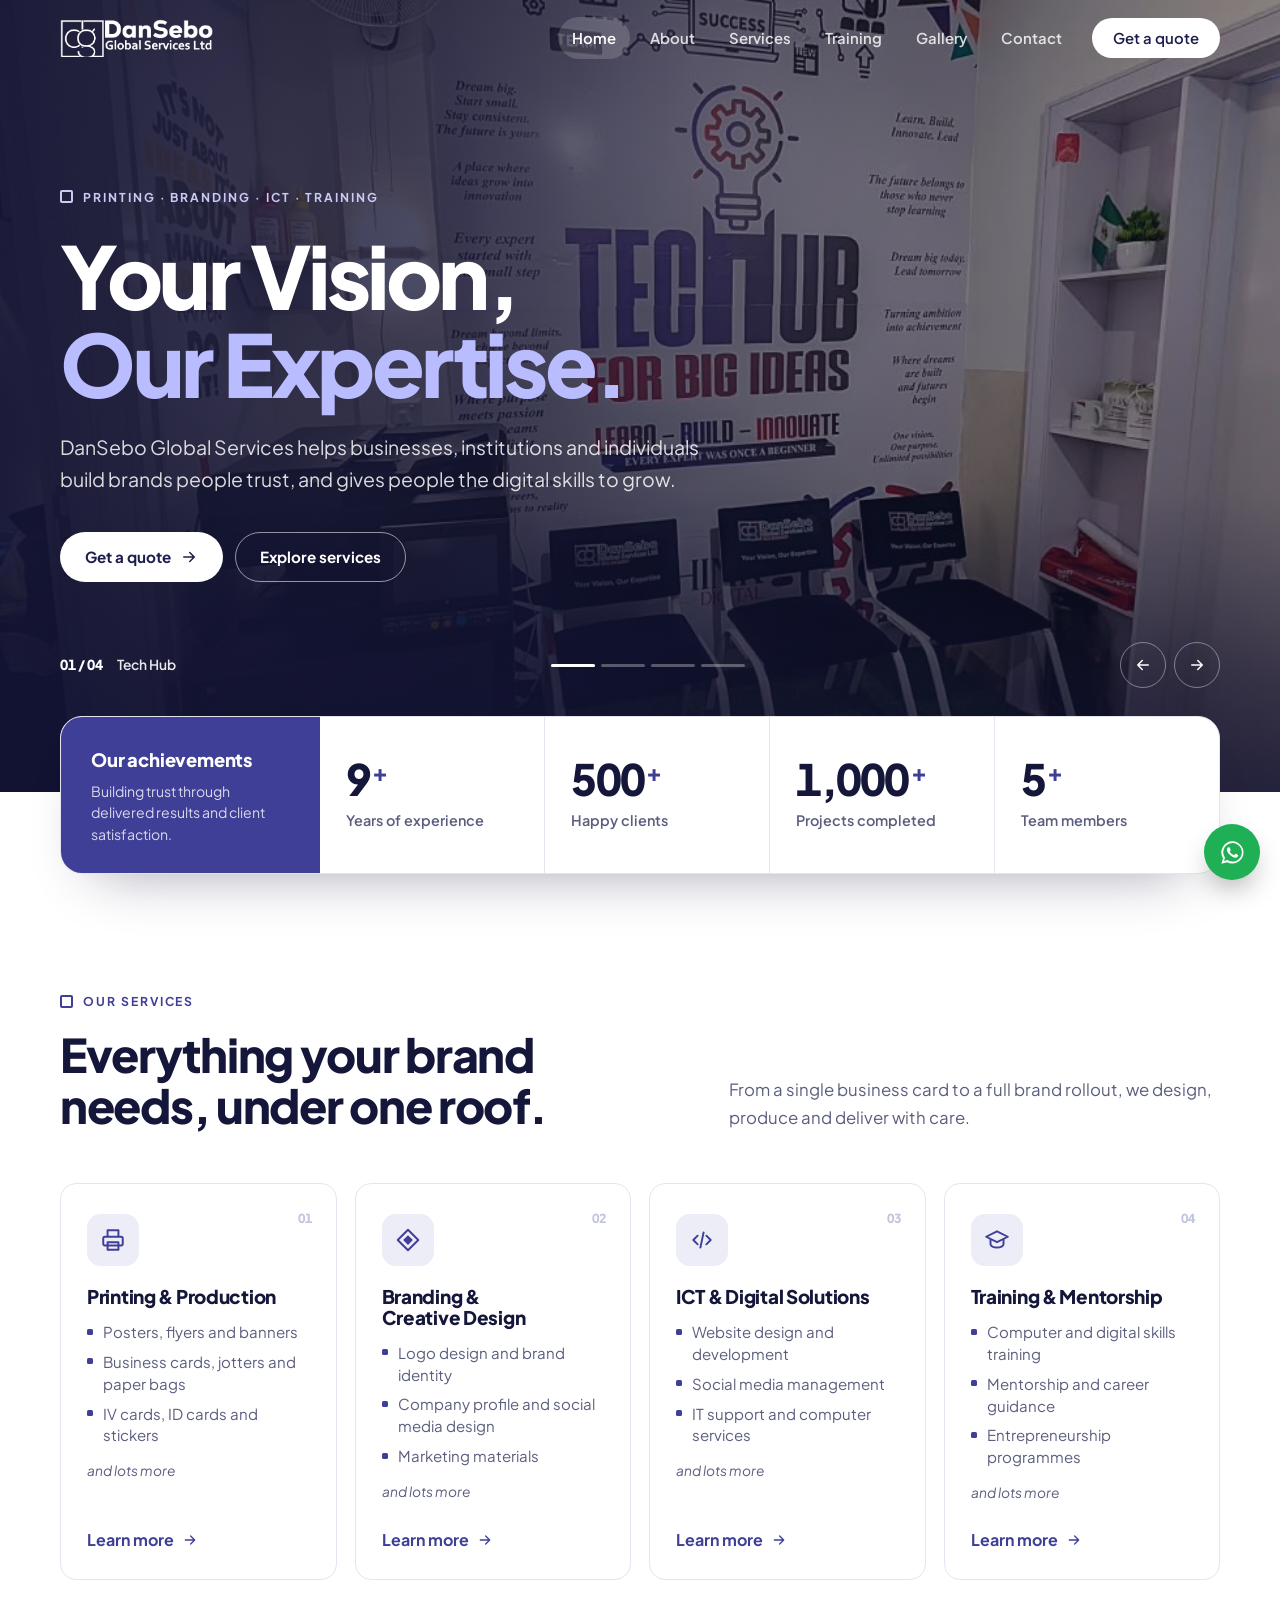
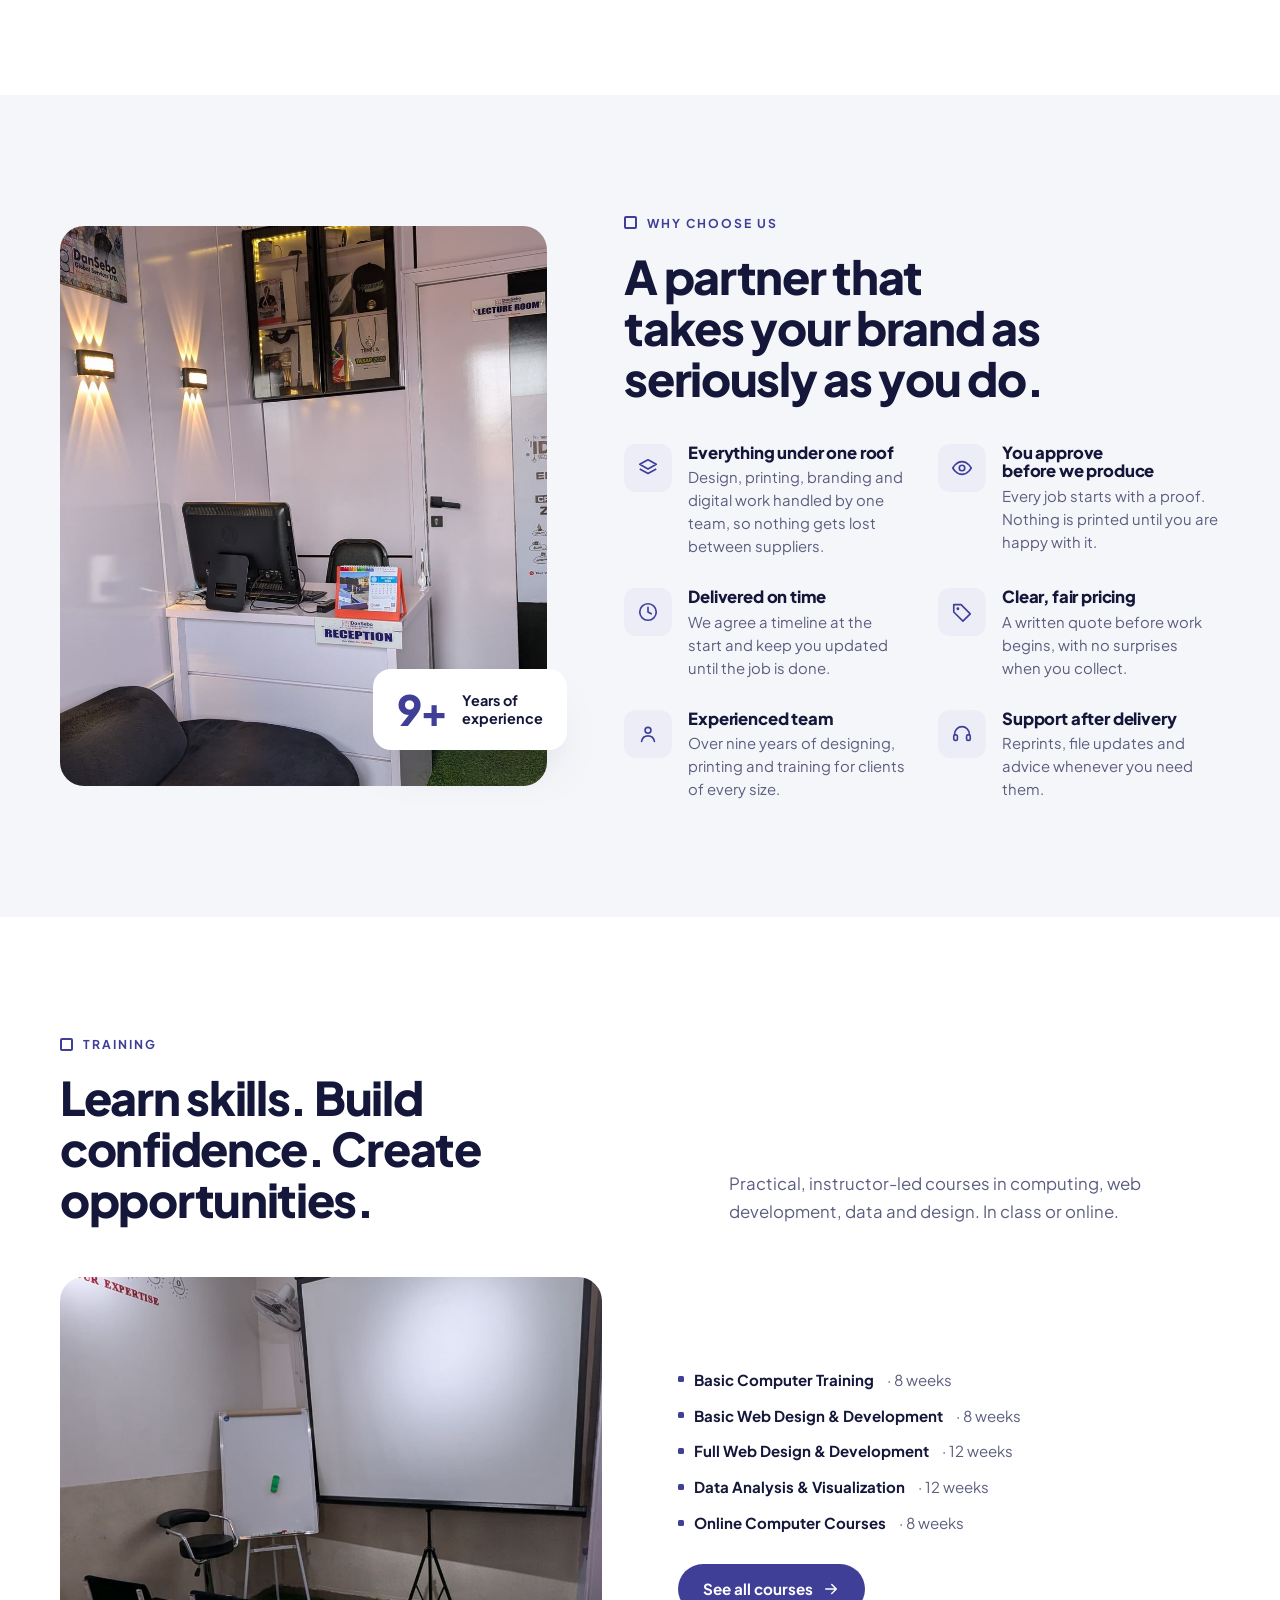
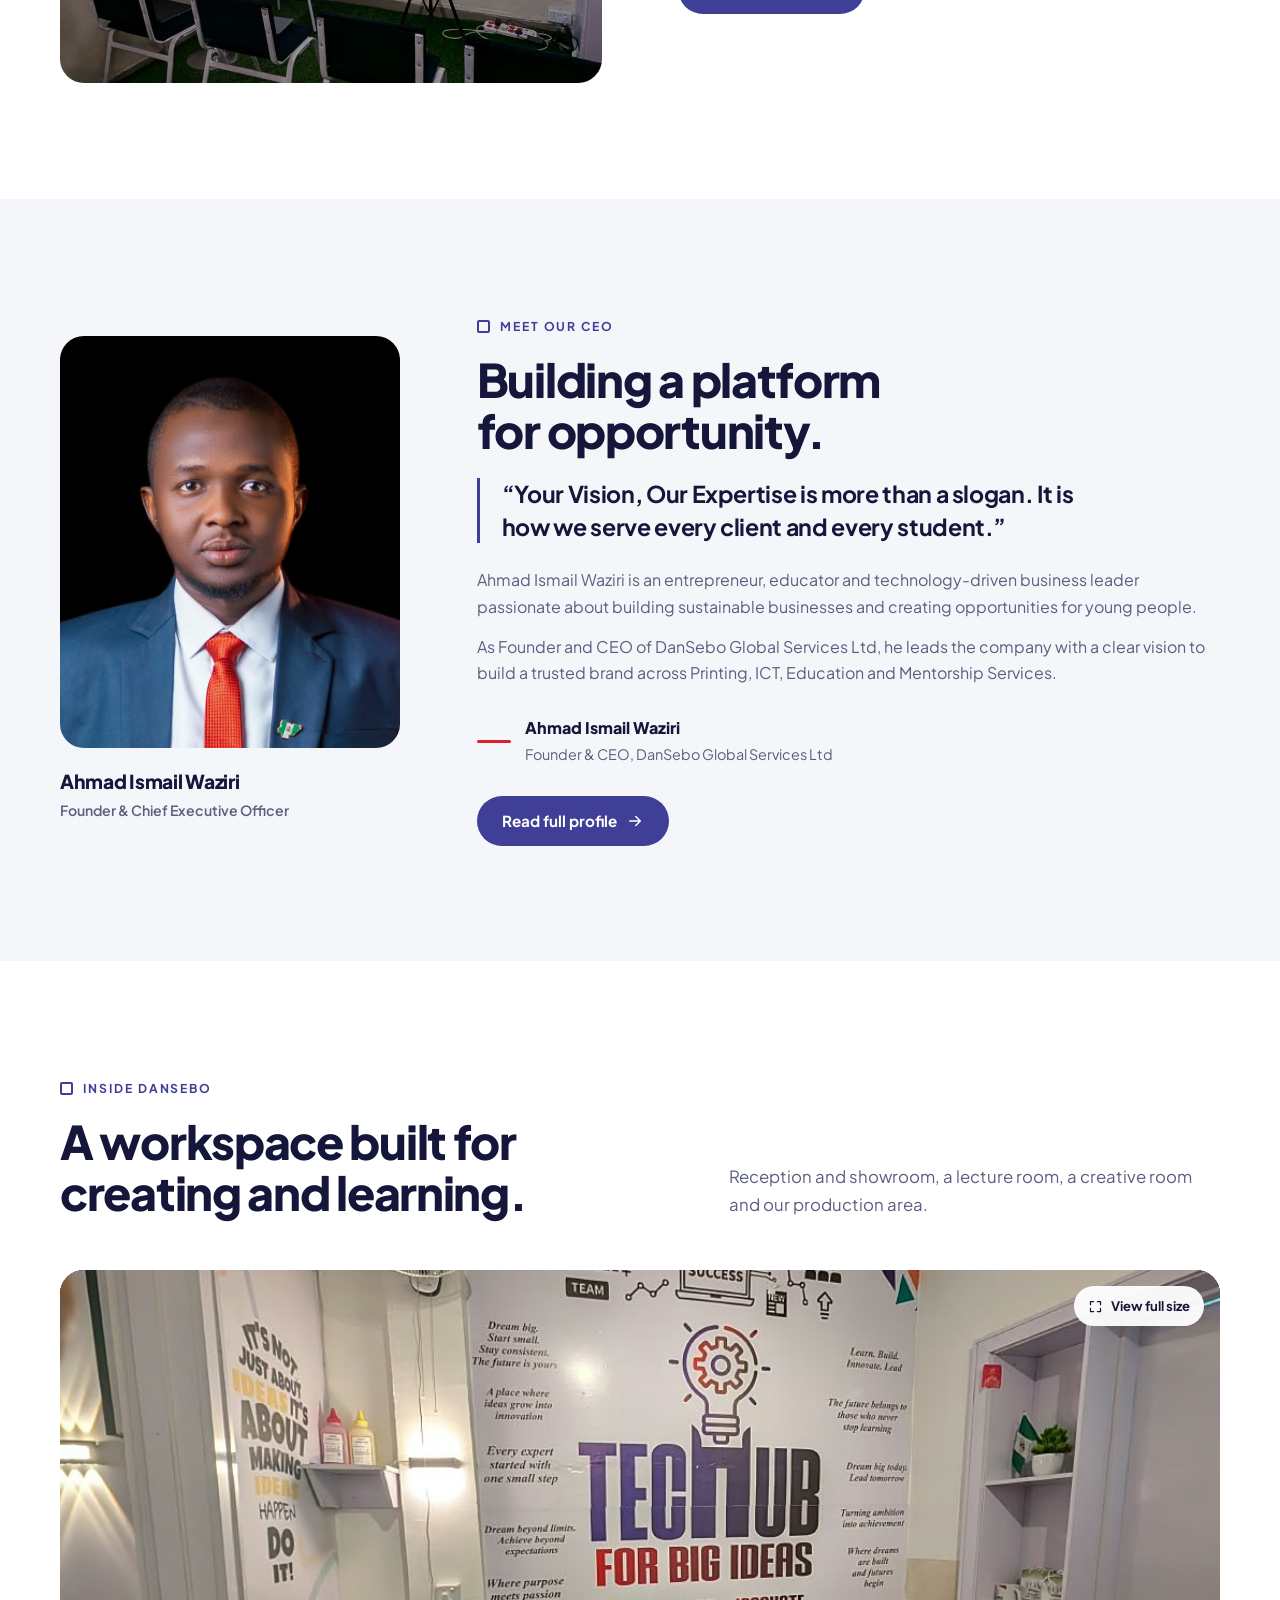
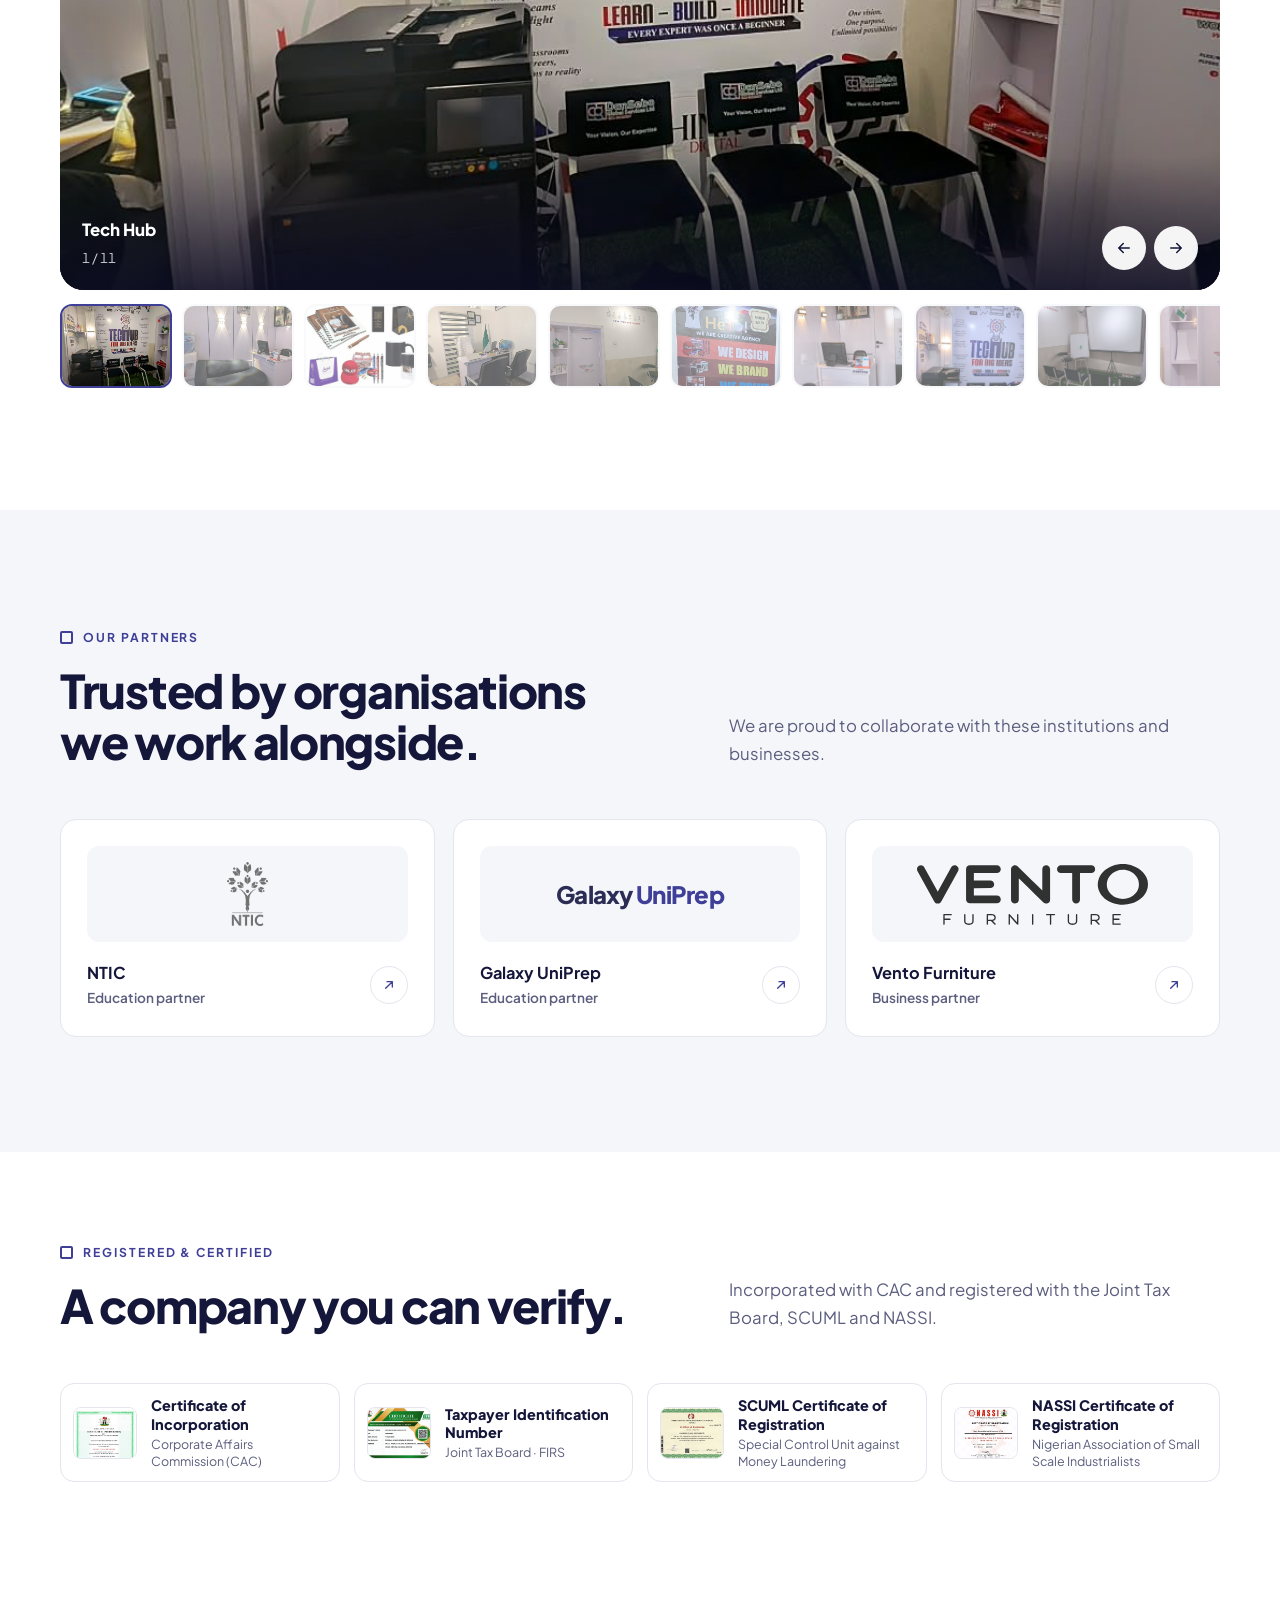
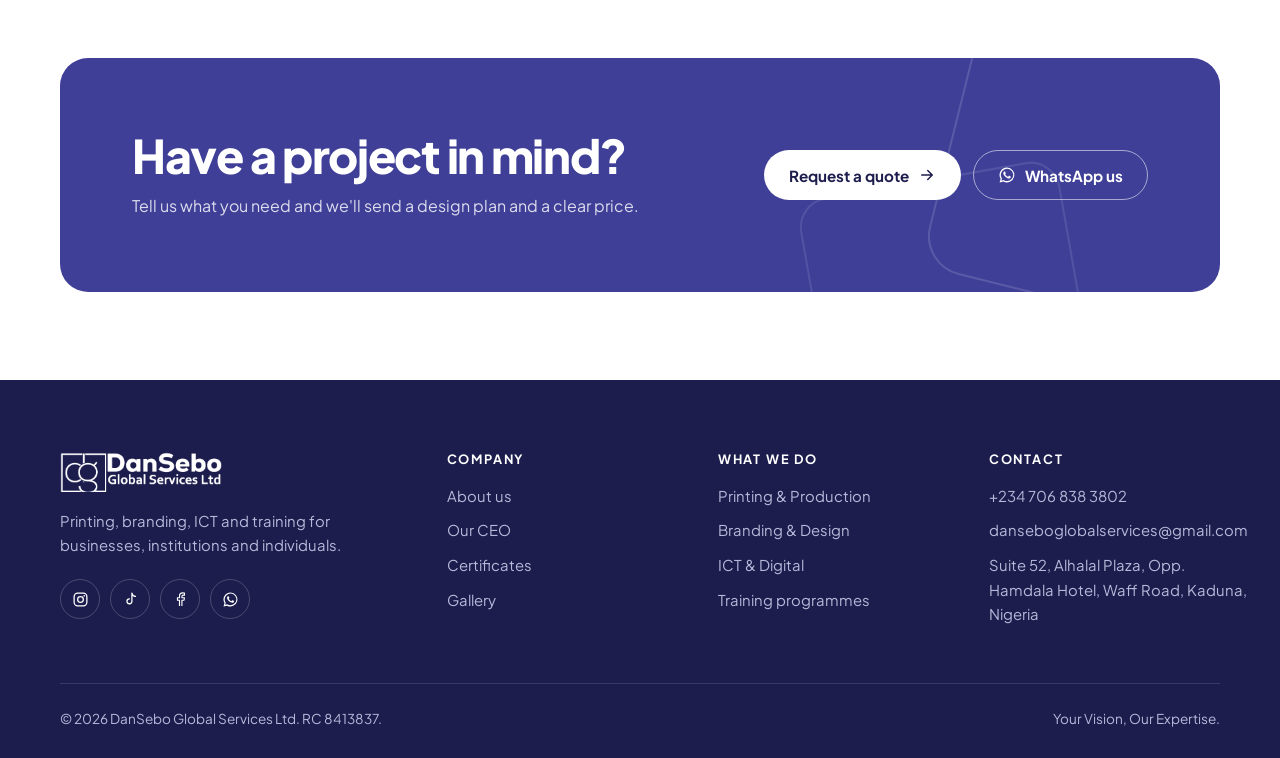
<file: index.html>
<!doctype html>
<html lang="en">
<head>
<meta charset="utf-8">
<meta name="viewport" content="width=device-width,initial-scale=1,viewport-fit=cover">
<title>DanSebo Global Services</title>
<meta name="description" content="Printing, branding, ICT and training. Your Vision, Our Expertise.">
<link rel="icon" type="image/png" sizes="32x32" href="/assets/favicon-32.png">
<link rel="icon" type="image/png" sizes="48x48" href="/assets/favicon-48.png">
<link rel="apple-touch-icon" href="/assets/apple-touch-icon.png">
<meta name="theme-color" content="#3F3F98">

<link rel="preconnect" href="https://fonts.googleapis.com"><link rel="preconnect" href="https://fonts.gstatic.com" crossorigin><link rel="stylesheet" href="https://fonts.googleapis.com/css2?family=Plus+Jakarta+Sans:wght@400;500;600;700;800&display=swap">
<style>:root{padding-top:env(safe-area-inset-top,0px);padding-bottom:env(safe-area-inset-bottom,0px)}</style>
<link rel="stylesheet" href="/site.css">
</head>
<body>
<svg width="0" height="0" style="position:absolute" aria-hidden="true">
<symbol id="i-arrow" viewBox="0 0 24 24"><path d="M5 12h14M13 6l6 6-6 6" fill="none" stroke="currentColor" stroke-width="2" stroke-linecap="round" stroke-linejoin="round"/></symbol>
<symbol id="i-x" viewBox="0 0 24 24"><path d="M6 6l12 12M18 6 6 18" fill="none" stroke="currentColor" stroke-width="2" stroke-linecap="round"/></symbol>
<symbol id="i-ext" viewBox="0 0 24 24"><path d="M7 17 17 7M9 7h8v8" fill="none" stroke="currentColor" stroke-width="2" stroke-linecap="round" stroke-linejoin="round"/></symbol>
<symbol id="i-zoom" viewBox="0 0 24 24"><path d="M4 9V4h5M20 9V4h-5M4 15v5h5M20 15v5h-5" fill="none" stroke="currentColor" stroke-width="2" stroke-linecap="round" stroke-linejoin="round"/></symbol>
<symbol id="i-check" viewBox="0 0 24 24"><path d="M4 12.5l5 5L20 6.5" fill="none" stroke="currentColor" stroke-width="2.6" stroke-linecap="round" stroke-linejoin="round"/></symbol>
<symbol id="i-wa" viewBox="0 0 24 24"><path fill="currentColor" d="M12.04 2a9.9 9.9 0 0 0-8.5 15l-1.4 5 5.1-1.34A9.9 9.9 0 1 0 12.04 2Zm0 18.1a8.2 8.2 0 0 1-4.2-1.15l-.3-.18-3.03.8.81-2.95-.2-.31a8.23 8.23 0 1 1 6.92 3.79Zm4.5-6.15c-.25-.12-1.46-.72-1.69-.8-.23-.08-.39-.12-.55.12-.17.25-.64.8-.78.97-.14.16-.29.18-.53.06a6.74 6.74 0 0 1-3.37-2.94c-.25-.44.25-.41.72-1.36.08-.16.04-.3-.02-.43-.06-.12-.55-1.33-.76-1.82-.2-.48-.4-.41-.55-.42h-.47a.9.9 0 0 0-.66.31 2.76 2.76 0 0 0-.86 2.05 4.8 4.8 0 0 0 1 2.55 11 11 0 0 0 4.2 3.7c1.56.68 2.17.73 2.95.62.48-.07 1.46-.6 1.67-1.18.2-.58.2-1.07.14-1.18-.06-.1-.22-.16-.47-.28Z"/></symbol>
<symbol id="i-phone" viewBox="0 0 24 24"><path d="M6.6 3h2.6l1.5 4.2-1.9 1.4a12 12 0 0 0 6.6 6.6l1.4-1.9 4.2 1.5v2.6A2.6 2.6 0 0 1 18.4 20 15.4 15.4 0 0 1 4 5.6 2.6 2.6 0 0 1 6.6 3Z" fill="none" stroke="currentColor" stroke-width="1.8" stroke-linejoin="round"/></symbol>
<symbol id="i-mail" viewBox="0 0 24 24"><rect x="3" y="5" width="18" height="14" rx="2" fill="none" stroke="currentColor" stroke-width="1.8"/><path d="M3.5 6.5 12 13l8.5-6.5" fill="none" stroke="currentColor" stroke-width="1.8"/></symbol>
<symbol id="i-pin" viewBox="0 0 24 24"><path d="M12 21s-7-6.2-7-11.5a7 7 0 0 1 14 0C19 14.8 12 21 12 21Z" fill="none" stroke="currentColor" stroke-width="1.8"/><circle cx="12" cy="9.5" r="2.6" fill="none" stroke="currentColor" stroke-width="1.8"/></symbol>
<symbol id="i-pinfill" viewBox="0 0 24 24"><path d="M12 22s-7.5-6.6-7.5-12.3a7.5 7.5 0 0 1 15 0C19.5 15.4 12 22 12 22Z" fill="currentColor"/><circle cx="12" cy="9.7" r="2.8" fill="#fff"/></symbol>
<symbol id="s-print" viewBox="0 0 24 24"><rect x="3" y="9" width="18" height="8" rx="1.5" fill="none" stroke="currentColor" stroke-width="1.8"/><path d="M7 9V3h10v6M7 14h10v7H7z" fill="none" stroke="currentColor" stroke-width="1.8" stroke-linejoin="round"/></symbol>
<symbol id="s-brand" viewBox="0 0 24 24"><path d="M12 2.5 21.5 12 12 21.5 2.5 12z" fill="none" stroke="currentColor" stroke-width="1.8" stroke-linejoin="round"/><path d="M12 7.5 16.5 12 12 16.5 7.5 12z" fill="currentColor"/></symbol>
<symbol id="s-ict" viewBox="0 0 24 24"><path d="m8 8-4 4 4 4M16 8l4 4-4 4M13.5 5l-3 14" fill="none" stroke="currentColor" stroke-width="1.8" stroke-linecap="round" stroke-linejoin="round"/></symbol>
<symbol id="s-train" viewBox="0 0 24 24"><path d="M2 9l10-5 10 5-10 5z" fill="none" stroke="currentColor" stroke-width="1.8" stroke-linejoin="round"/><path d="M6 11v5c0 1.5 2.7 3 6 3s6-1.5 6-3v-5" fill="none" stroke="currentColor" stroke-width="1.8"/></symbol>
<symbol id="s-mentor" viewBox="0 0 24 24"><circle cx="8" cy="7" r="3" fill="none" stroke="currentColor" stroke-width="1.8"/><circle cx="17" cy="9" r="2.3" fill="none" stroke="currentColor" stroke-width="1.8"/><path d="M2.5 20c.6-3.6 2.8-5.5 5.5-5.5s4.9 1.9 5.5 5.5M14 15c.8-.5 1.8-.8 3-.8 2.2 0 3.8 1.5 4.5 4.3" fill="none" stroke="currentColor" stroke-width="1.8" stroke-linecap="round"/></symbol>
<symbol id="s-gift" viewBox="0 0 24 24"><rect x="3" y="8" width="18" height="5" rx="1" fill="none" stroke="currentColor" stroke-width="1.8"/><path d="M5 13v8h14v-8M12 8v13M12 8c-1-3-5-4-5-1.5S11 8 12 8Zm0 0c1-3 5-4 5-1.5S13 8 12 8Z" fill="none" stroke="currentColor" stroke-width="1.8" stroke-linejoin="round"/></symbol>
<symbol id="s-layers" viewBox="0 0 24 24"><path d="m12 3 9 5-9 5-9-5z M3 13l9 5 9-5" fill="none" stroke="currentColor" stroke-width="1.8" stroke-linejoin="round"/></symbol>
<symbol id="s-eye" viewBox="0 0 24 24"><path d="M2 12s3.6-7 10-7 10 7 10 7-3.6 7-10 7S2 12 2 12Z" fill="none" stroke="currentColor" stroke-width="1.8"/><circle cx="12" cy="12" r="3" fill="none" stroke="currentColor" stroke-width="1.8"/></symbol>
<symbol id="s-clock" viewBox="0 0 24 24"><circle cx="12" cy="12" r="9" fill="none" stroke="currentColor" stroke-width="1.8"/><path d="M12 7v5l3.5 2" fill="none" stroke="currentColor" stroke-width="1.8" stroke-linecap="round"/></symbol>
<symbol id="s-tag" viewBox="0 0 24 24"><path d="M3 12V4h8l10 10-8 8z" fill="none" stroke="currentColor" stroke-width="1.8" stroke-linejoin="round"/><circle cx="7.5" cy="8.5" r="1.6" fill="currentColor"/></symbol>
<symbol id="s-team" viewBox="0 0 24 24"><circle cx="12" cy="8" r="3.2" fill="none" stroke="currentColor" stroke-width="1.8"/><path d="M5 20c.7-3.8 3.4-6 7-6s6.3 2.2 7 6" fill="none" stroke="currentColor" stroke-width="1.8" stroke-linecap="round"/></symbol>
<symbol id="s-support" viewBox="0 0 24 24"><path d="M4 13v-1a8 8 0 0 1 16 0v1" fill="none" stroke="currentColor" stroke-width="1.8"/><rect x="3" y="13" width="4" height="6" rx="1.5" fill="none" stroke="currentColor" stroke-width="1.8"/><rect x="17" y="13" width="4" height="6" rx="1.5" fill="none" stroke="currentColor" stroke-width="1.8"/></symbol>
<symbol id="s-monitor" viewBox="0 0 24 24"><rect x="3" y="4" width="18" height="12" rx="1.5" fill="none" stroke="currentColor" stroke-width="1.8"/><path d="M8 20h8M12 16v4" stroke="currentColor" stroke-width="1.8" stroke-linecap="round"/></symbol>
<symbol id="s-chart" viewBox="0 0 24 24"><path d="M3 20h18M6 20v-6M11 20V9M16 20v-9M21 20V5" fill="none" stroke="currentColor" stroke-width="1.8" stroke-linecap="round"/></symbol>
<symbol id="s-pen" viewBox="0 0 24 24"><path d="M4 20l1.5-5L15 5.5a2.1 2.1 0 0 1 3 3L8.5 18z" fill="none" stroke="currentColor" stroke-width="1.8" stroke-linejoin="round"/><path d="M13.5 7l3 3" stroke="currentColor" stroke-width="1.8"/></symbol>
<symbol id="s-kids" viewBox="0 0 24 24"><circle cx="12" cy="6" r="2.6" fill="none" stroke="currentColor" stroke-width="1.8"/><path d="M5 10l7 2 7-2M12 12v4l-3 5M12 16l3 5" fill="none" stroke="currentColor" stroke-width="1.8" stroke-linecap="round" stroke-linejoin="round"/></symbol>
<symbol id="s-globe" viewBox="0 0 24 24"><circle cx="12" cy="12" r="9" fill="none" stroke="currentColor" stroke-width="1.8"/><path d="M3 12h18M12 3c2.5 2.6 3.8 5.6 3.8 9s-1.3 6.4-3.8 9c-2.5-2.6-3.8-5.6-3.8-9S9.5 5.6 12 3Z" fill="none" stroke="currentColor" stroke-width="1.8"/></symbol>
<symbol id="s-seal" viewBox="0 0 24 24"><circle cx="12" cy="9" r="6" fill="none" stroke="currentColor" stroke-width="1.8"/><path d="m8.5 14-1.5 7 5-2.5 5 2.5-1.5-7" fill="none" stroke="currentColor" stroke-width="1.8" stroke-linejoin="round"/><path d="m9.5 9 1.8 1.8L14.8 7.5" fill="none" stroke="currentColor" stroke-width="1.8" stroke-linecap="round" stroke-linejoin="round"/></symbol>
<symbol id="s-target" viewBox="0 0 24 24"><circle cx="12" cy="12" r="9" fill="none" stroke="currentColor" stroke-width="1.8"/><circle cx="12" cy="12" r="5" fill="none" stroke="currentColor" stroke-width="1.8"/><circle cx="12" cy="12" r="1.6" fill="currentColor"/></symbol>
<symbol id="s-heart" viewBox="0 0 24 24"><path d="M12 20s-8-4.7-8-10.5A4.5 4.5 0 0 1 12 7a4.5 4.5 0 0 1 8 2.5C20 15.3 12 20 12 20Z" fill="none" stroke="currentColor" stroke-width="1.8" stroke-linejoin="round"/></symbol>
<symbol id="so-ig" viewBox="0 0 24 24"><rect x="3" y="3" width="18" height="18" rx="5" fill="none" stroke="currentColor" stroke-width="1.8"/><circle cx="12" cy="12" r="4" fill="none" stroke="currentColor" stroke-width="1.8"/><circle cx="17.3" cy="6.7" r="1.2" fill="currentColor"/></symbol>
<symbol id="so-tt" viewBox="0 0 24 24"><path d="M14 3v11.5a3.5 3.5 0 1 1-3.5-3.5M14 3c.4 2.6 2.2 4.4 5 4.6" fill="none" stroke="currentColor" stroke-width="1.8" stroke-linecap="round"/></symbol>
<symbol id="so-fb" viewBox="0 0 24 24"><path d="M14 21v-8h3l.5-3.5H14V7.6c0-1 .3-1.7 1.8-1.7h1.8V2.8A24 24 0 0 0 15 2.7c-2.6 0-4.4 1.6-4.4 4.5v2.3H7.7V13h2.9v8" fill="none" stroke="currentColor" stroke-width="1.6" stroke-linejoin="round"/></symbol>
</svg>
<header class="top">
  <div class="wrap">
    <a class="brand" href="/" aria-label="DanSebo Global Services, home">
      <img class="on-light" src="/assets/logo.png" alt="DanSebo Global Services Ltd" width="937" height="232">
      <img class="on-dark" src="/assets/logo-white.png" alt="DanSebo Global Services Ltd" width="937" height="232">
    </a>
    <button class="menu-btn" id="menuBtn" type="button" aria-label="Open menu" aria-expanded="false" aria-controls="nav"><svg width="22" height="22" viewBox="0 0 24 24" aria-hidden="true"><path d="M4 7h16M4 12h16M4 17h16" stroke="currentColor" stroke-width="2" stroke-linecap="round"/></svg></button>
    <nav class="nav" id="nav" aria-label="Main"><a href="/" aria-current="page">Home</a><a href="/about">About</a><a href="/services">Services</a><a href="/training">Training</a><a href="/gallery">Gallery</a><a href="/contact">Contact</a><a class="btn" href="/contact#quote">Get a quote</a></nav>
  </div>
</header>
<main>
<section class="hero" aria-label="Welcome">
  <div class="hero-slides" aria-hidden="true"><div class="hero-slide on" data-cap="Tech Hub"><img src="/assets/hero-hub.jpg" alt=""></div><div class="hero-slide" data-cap="Reception &amp; lounge"><img src="/assets/hero-reception.jpg" alt="" loading="lazy"></div><div class="hero-slide" data-cap="Creative room"><img src="/assets/hero-creative.jpg" alt="" loading="lazy"></div><div class="hero-slide" data-cap="Management office"><img src="/assets/hero-office.jpg" alt="" loading="lazy"></div></div>
  <div class="wrap"><div class="hero-copy">
    <div class="eyebrow">Printing · Branding · ICT · Training</div>
    <h1>Your Vision,<br><em>Our Expertise.</em></h1>
    <p class="lead">DanSebo Global Services helps businesses, institutions and individuals build brands people trust, and gives people the digital skills to grow.</p>
    <div class="actions"><a class="btn btn-white" href="/contact#quote">Get a quote <svg aria-hidden="true"><use href="#i-arrow"/></svg></a><a class="btn btn-ghost" href="/services">Explore services</a></div>
  </div></div>
  <div class="hero-ctrl"><div class="wrap">
    <div class="hero-cap"><b>01 / 04</b><span>Tech Hub</span></div>
    <div class="hero-bars" aria-label="Slides"></div>
    <div class="hero-arrows"><button class="h-prev flip" type="button" aria-label="Previous slide"><svg aria-hidden="true"><use href="#i-arrow"/></svg></button><button class="h-next" type="button" aria-label="Next slide"><svg aria-hidden="true"><use href="#i-arrow"/></svg></button></div>
  </div></div>
</section>
<section class="stats" aria-label="Our achievements"><div class="wrap"><div class="stats-card">
  <div class="stats-intro"><b>Our achievements</b><span>Building trust through delivered results and client satisfaction.</span></div><div class="stat"><strong>9<sup>+</sup></strong><span>Years of experience</span></div><div class="stat"><strong>500<sup>+</sup></strong><span>Happy clients</span></div><div class="stat"><strong>1,000<sup>+</sup></strong><span>Projects completed</span></div><div class="stat"><strong>5<sup>+</sup></strong><span>Team members</span></div>
</div></div></section>
<section class="section"><div class="wrap">
  <div class="head"><div><div class="eyebrow">Our services</div><h2>Everything your brand needs, under one roof.</h2></div><p>From a single business card to a full brand rollout, we design, produce and deliver with care.</p></div>
  <div class="svc-grid"><article class="svc"><span class="num">01</span><span class="ic"><svg aria-hidden="true"><use href="#s-print"/></svg></span><h3>Printing &amp; Production</h3><ul class="ticks"><li>Posters, flyers and banners</li><li>Business cards, jotters and paper bags</li><li>IV cards, ID cards and stickers</li></ul><span class="more">and lots more</span><a class="link" href="/services#printing">Learn more <svg aria-hidden="true"><use href="#i-arrow"/></svg></a></article><article class="svc"><span class="num">02</span><span class="ic"><svg aria-hidden="true"><use href="#s-brand"/></svg></span><h3>Branding &amp; Creative Design</h3><ul class="ticks"><li>Logo design and brand identity</li><li>Company profile and social media design</li><li>Marketing materials</li></ul><span class="more">and lots more</span><a class="link" href="/services#branding">Learn more <svg aria-hidden="true"><use href="#i-arrow"/></svg></a></article><article class="svc"><span class="num">03</span><span class="ic"><svg aria-hidden="true"><use href="#s-ict"/></svg></span><h3>ICT &amp; Digital Solutions</h3><ul class="ticks"><li>Website design and development</li><li>Social media management</li><li>IT support and computer services</li></ul><span class="more">and lots more</span><a class="link" href="/services#ict">Learn more <svg aria-hidden="true"><use href="#i-arrow"/></svg></a></article><article class="svc"><span class="num">04</span><span class="ic"><svg aria-hidden="true"><use href="#s-train"/></svg></span><h3>Training &amp; Mentorship</h3><ul class="ticks"><li>Computer and digital skills training</li><li>Mentorship and career guidance</li><li>Entrepreneurship programmes</li></ul><span class="more">and lots more</span><a class="link" href="/training">Learn more <svg aria-hidden="true"><use href="#i-arrow"/></svg></a></article></div>
</div></section>
<section class="section soft"><div class="wrap"><div class="why">
  <div class="why-media"><img src="/assets/tall-reception.jpg" alt="DanSebo reception with a lit display of branded products" width="960" height="1280" loading="lazy" style="object-position:center 35%"><div class="why-badge"><strong>9+</strong><span>Years of<br>experience</span></div></div>
  <div><div class="eyebrow">Why choose us</div><h2 style="font-size:clamp(2rem,3.8vw,2.9rem);font-weight:800;margin-top:14px">A partner that takes your brand as seriously as you do.</h2>
  <div class="why-list"><div class="why-item"><span class="ic"><svg aria-hidden="true"><use href="#s-layers"/></svg></span><div><h3>Everything under one roof</h3><p>Design, printing, branding and digital work handled by one team, so nothing gets lost between suppliers.</p></div></div><div class="why-item"><span class="ic"><svg aria-hidden="true"><use href="#s-eye"/></svg></span><div><h3>You approve before we produce</h3><p>Every job starts with a proof. Nothing is printed until you are happy with it.</p></div></div><div class="why-item"><span class="ic"><svg aria-hidden="true"><use href="#s-clock"/></svg></span><div><h3>Delivered on time</h3><p>We agree a timeline at the start and keep you updated until the job is done.</p></div></div><div class="why-item"><span class="ic"><svg aria-hidden="true"><use href="#s-tag"/></svg></span><div><h3>Clear, fair pricing</h3><p>A written quote before work begins, with no surprises when you collect.</p></div></div><div class="why-item"><span class="ic"><svg aria-hidden="true"><use href="#s-team"/></svg></span><div><h3>Experienced team</h3><p>Over nine years of designing, printing and training for clients of every size.</p></div></div><div class="why-item"><span class="ic"><svg aria-hidden="true"><use href="#s-support"/></svg></span><div><h3>Support after delivery</h3><p>Reprints, file updates and advice whenever you need them.</p></div></div></div></div>
</div></div></section>
<section class="section"><div class="wrap">
  <div class="head"><div><div class="eyebrow">Training</div><h2>Learn skills. Build confidence. Create opportunities.</h2></div><p>Practical, instructor-led courses in computing, web development, data and design. In class or online.</p></div>
  <div class="split" style="align-items:stretch">
    <div class="split-media"><img src="/assets/tall-lecture.jpg" alt="DanSebo training room with projector screen and flip chart" width="960" height="1027" loading="lazy" style="height:100%"></div>
    <div style="display:flex;flex-direction:column;justify-content:center">
      <ul class="ticks" style="grid-template-columns:1fr;gap:14px;font-size:1.02rem"><li><b style="color:var(--ink)">Basic Computer Training</b>&nbsp;· 8 weeks</li><li><b style="color:var(--ink)">Basic Web Design &amp; Development</b>&nbsp;· 8 weeks</li><li><b style="color:var(--ink)">Full Web Design &amp; Development</b>&nbsp;· 12 weeks</li><li><b style="color:var(--ink)">Data Analysis &amp; Visualization</b>&nbsp;· 12 weeks</li><li><b style="color:var(--ink)">Online Computer Courses</b>&nbsp;· 8 weeks</li></ul>
      <div class="actions" style="margin-top:30px;display:flex;gap:12px;flex-wrap:wrap"><a class="btn btn-primary" href="/training">See all courses <svg aria-hidden="true"><use href="#i-arrow"/></svg></a></div>
    </div>
  </div>
</div></section>
<section class="section soft" id="ceo"><div class="wrap"><div class="ceo">
  <div class="ceo-card"><div class="photo"><img src="/assets/ceo.jpg" alt="Ahmad Ismail Waziri, Founder and CEO of DanSebo Global Services" width="743" height="900" loading="lazy"></div>
    <div class="ceo-name"><b>Ahmad Ismail Waziri</b><span>Founder &amp; Chief Executive Officer</span></div></div>
  <div class="ceo-text"><div class="eyebrow">Meet our CEO</div><h2>Building a platform for opportunity.</h2>
    <p class="ceo-quote">“Your Vision, Our Expertise is more than a slogan. It is how we serve every client and every student.”</p>
    <div class="bio"><p>Ahmad Ismail Waziri is an entrepreneur, educator and technology-driven business leader passionate about building sustainable businesses and creating opportunities for young people.</p><p>As Founder and CEO of DanSebo Global Services Ltd, he leads the company with a clear vision to build a trusted brand across Printing, ICT, Education and Mentorship Services.</p></div>
    <div class="sig"><span class="bar"></span><div><b>Ahmad Ismail Waziri</b><br><span>Founder &amp; CEO, DanSebo Global Services Ltd</span></div></div><div class="actions"><a class="btn btn-primary" href="/about#ceo">Read full profile <svg aria-hidden="true"><use href="#i-arrow"/></svg></a></div>
  </div>
</div></div></section>
<section class="section"><div class="wrap">
  <div class="head"><div><div class="eyebrow">Inside DanSebo</div><h2>A workspace built for creating and learning.</h2></div><p>Reception and showroom, a lecture room, a creative room and our production area.</p></div>
  <div class="gs" data-auto="1">
  <div class="gs-stage" tabindex="0" role="region" aria-roledescription="carousel" aria-label="Photo gallery">
    <figure class="gs-item cover on" data-cap="Tech Hub"><img class="blur" src="/assets/hero-hub.jpg" alt="" aria-hidden="true"><img class="main" src="/assets/hero-hub.jpg" alt="The Tech Hub wall and branded seating" width="1080" height="607"></figure><figure class="gs-item cover" data-cap="Reception &amp; lounge"><img class="blur" src="/assets/hero-reception.jpg" alt="" aria-hidden="true"><img class="main" src="/assets/hero-reception.jpg" alt="Reception lounge with wall lights" width="1080" height="607" loading="lazy"></figure><figure class="gs-item" data-cap="Branded merchandise"><img class="blur" data-src="/assets/products.jpg" alt="" aria-hidden="true"><img class="main" src="/assets/products.jpg" alt="Notebooks, bags, caps, pens and mugs produced by DanSebo" width="520" height="415" loading="lazy"></figure><figure class="gs-item cover" data-cap="Management office"><img class="blur" data-src="/assets/hero-office.jpg" alt="" aria-hidden="true"><img class="main" src="/assets/hero-office.jpg" alt="Management office with the Nigerian flag and globe" width="1080" height="607" loading="lazy"></figure><figure class="gs-item cover" data-cap="Creative room"><img class="blur" data-src="/assets/hero-creative.jpg" alt="" aria-hidden="true"><img class="main" src="/assets/hero-creative.jpg" alt="Entrance to the Creative Room" width="1080" height="607" loading="lazy"></figure><figure class="gs-item" data-cap="Roll-up banner"><img class="blur" data-src="/assets/banner.jpg" alt="" aria-hidden="true"><img class="main" src="/assets/banner.jpg" alt="A DanSebo roll-up banner: We Design, We Brand, We Print, We Train" width="724" height="1400" loading="lazy"></figure><figure class="gs-item" data-cap="Reception &amp; showroom"><img class="blur" data-src="/assets/tall-reception.jpg" alt="" aria-hidden="true"><img class="main" src="/assets/tall-reception.jpg" alt="Reception desk and display cabinet of branded products" width="960" height="1280" loading="lazy"></figure><figure class="gs-item" data-cap="Production area"><img class="blur" data-src="/assets/tall-hub.jpg" alt="" aria-hidden="true"><img class="main" src="/assets/tall-hub.jpg" alt="Production printer beside the Tech Hub wall" width="960" height="1107" loading="lazy"></figure><figure class="gs-item" data-cap="Training room"><img class="blur" data-src="/assets/tall-lecture.jpg" alt="" aria-hidden="true"><img class="main" src="/assets/tall-lecture.jpg" alt="Training room with screen and flip chart" width="960" height="1027" loading="lazy"></figure><figure class="gs-item" data-cap="Creative room door"><img class="blur" data-src="/assets/tall-creative.jpg" alt="" aria-hidden="true"><img class="main" src="/assets/tall-creative.jpg" alt="Shelving and the Creative Room door" width="959" height="1400" loading="lazy"></figure><figure class="gs-item" data-cap="CEO's office"><img class="blur" data-src="/assets/tall-ceo.jpg" alt="" aria-hidden="true"><img class="main" src="/assets/tall-ceo.jpg" alt="CEO office with certificates on the wall" width="960" height="1227" loading="lazy"></figure>
    <button class="gs-zoom" type="button"><svg aria-hidden="true"><use href="#i-zoom"/></svg>View full size</button>
    <div class="gs-bar"><div class="gs-cap" aria-live="polite"><b></b><span></span></div><div class="gs-btns"><button class="g-prev flip" type="button" aria-label="Previous photo"><svg aria-hidden="true"><use href="#i-arrow"/></svg></button><button class="g-next" type="button" aria-label="Next photo"><svg aria-hidden="true"><use href="#i-arrow"/></svg></button></div></div>
  </div>
  <div class="gs-thumbs" aria-label="Choose a photo"></div>
</div>
</div></section>
<section class="section soft"><div class="wrap">
  <div class="head"><div><div class="eyebrow">Our partners</div><h2>Trusted by organisations we work alongside.</h2></div><p>We are proud to collaborate with these institutions and businesses.</p></div>
  <div class="partners"><a class="partner" href="https://ntic.edu.ng/" target="_blank" rel="noopener"><div class="logo"><img src="/assets/partner-ntic.png" alt="NTIC logo" width="240" height="378" loading="lazy"></div><div class="pmeta"><div><b>NTIC</b><small>Education partner</small></div><span class="ext"><svg aria-hidden="true"><use href="#i-ext"/></svg></span></div></a><a class="partner" href="https://galaxy.com.ng/" target="_blank" rel="noopener"><div class="logo"><span class="word">Galaxy <span>UniPrep</span></span></div><div class="pmeta"><div><b>Galaxy UniPrep</b><small>Education partner</small></div><span class="ext"><svg aria-hidden="true"><use href="#i-ext"/></svg></span></div></a><a class="partner" href="https://ventofurniture.com/" target="_blank" rel="noopener"><div class="logo"><img src="/assets/partner-vento.svg" alt="Vento Furniture logo" width="294" height="78" loading="lazy"></div><div class="pmeta"><div><b>Vento Furniture</b><small>Business partner</small></div><span class="ext"><svg aria-hidden="true"><use href="#i-ext"/></svg></span></div></a></div>
</div></section>
<section class="section tight"><div class="wrap">
  <div class="head"><div><div class="eyebrow">Registered &amp; certified</div><h2>A company you can verify.</h2></div><p>Incorporated with CAC and registered with the Joint Tax Board, SCUML and NASSI.</p></div>
  <div class="cert-strip"><a href="/about#certificates"><img src="/assets/cert-cac.jpg" alt="" loading="lazy"><span><b>Certificate of Incorporation</b><small>Corporate Affairs Commission (CAC)</small></span></a><a href="/about#certificates"><img src="/assets/cert-tin.jpg" alt="" loading="lazy"><span><b>Taxpayer Identification Number</b><small>Joint Tax Board · FIRS</small></span></a><a href="/about#certificates"><img src="/assets/cert-scuml.jpg" alt="" loading="lazy"><span><b>SCUML Certificate of Registration</b><small>Special Control Unit against Money Laundering</small></span></a><a href="/about#certificates"><img src="/assets/cert-nassi.jpg" alt="" loading="lazy"><span><b>NASSI Certificate of Registration</b><small>Nigerian Association of Small Scale Industrialists</small></span></a></div>
</div></section>
<section class="section tight"><div class="wrap"><div class="cta">
  <div><h2>Have a project in mind?</h2><p>Tell us what you need and we'll send a design plan and a clear price.</p></div>
  <div class="actions"><a class="btn btn-white" href="/contact#quote">Request a quote <svg aria-hidden="true"><use href="#i-arrow"/></svg></a><a class="btn btn-ghost" href="https://wa.me/2349078265699" target="_blank" rel="noopener"><svg aria-hidden="true"><use href="#i-wa"/></svg>WhatsApp us</a></div>
</div></div></section>
</main>
<footer>
  <div class="wrap">
    <div class="f-grid">
      <div class="f-brand">
        <img src="/assets/logo-white.png" alt="DanSebo Global Services Ltd" width="937" height="232" loading="lazy">
        <p>Printing, branding, ICT and training for businesses, institutions and individuals.</p>
        <div class="socials">
          <a href="https://www.instagram.com/dansebo.ng/" target="_blank" rel="noopener" aria-label="Instagram"><svg aria-hidden="true"><use href="#so-ig"/></svg></a>
          <a href="https://www.tiktok.com/@dansebo.ng" target="_blank" rel="noopener" aria-label="TikTok"><svg aria-hidden="true"><use href="#so-tt"/></svg></a>
          <a href="https://www.facebook.com/p/Dan-Sebo-Global-Services-LTD-100091279508615/" target="_blank" rel="noopener" aria-label="Facebook"><svg aria-hidden="true"><use href="#so-fb"/></svg></a>
          <a href="https://wa.me/2349078265699" target="_blank" rel="noopener" aria-label="WhatsApp"><svg aria-hidden="true"><use href="#i-wa"/></svg></a>
        </div>
      </div>
      <div><h4>Company</h4><ul><li><a href="/about">About us</a></li><li><a href="/about#ceo">Our CEO</a></li><li><a href="/about#certificates">Certificates</a></li><li><a href="/gallery">Gallery</a></li></ul></div>
      <div><h4>What we do</h4><ul><li><a href="/services#printing">Printing &amp; Production</a></li><li><a href="/services#branding">Branding &amp; Design</a></li><li><a href="/services#ict">ICT &amp; Digital</a></li><li><a href="/training">Training programmes</a></li></ul></div>
      <div><h4>Contact</h4><ul><li>+234 706 838 3802</li><li>danseboglobalservices@gmail.com</li><li>Suite 52, Alhalal Plaza, Opp. Hamdala Hotel, Waff Road, Kaduna, Nigeria</li></ul></div>
    </div>
    <div class="f-bottom"><span>© <span id="yr">2026</span> DanSebo Global Services Ltd. RC 8413837.</span><span>Your Vision, Our Expertise.</span></div>
  </div>
</footer>
<a class="float-wa" href="https://wa.me/2349078265699" target="_blank" rel="noopener" aria-label="Chat with DanSebo on WhatsApp"><svg aria-hidden="true"><use href="#i-wa"/></svg></a>
<script src="/site.js" defer></script>
</body>
</html>
</file>
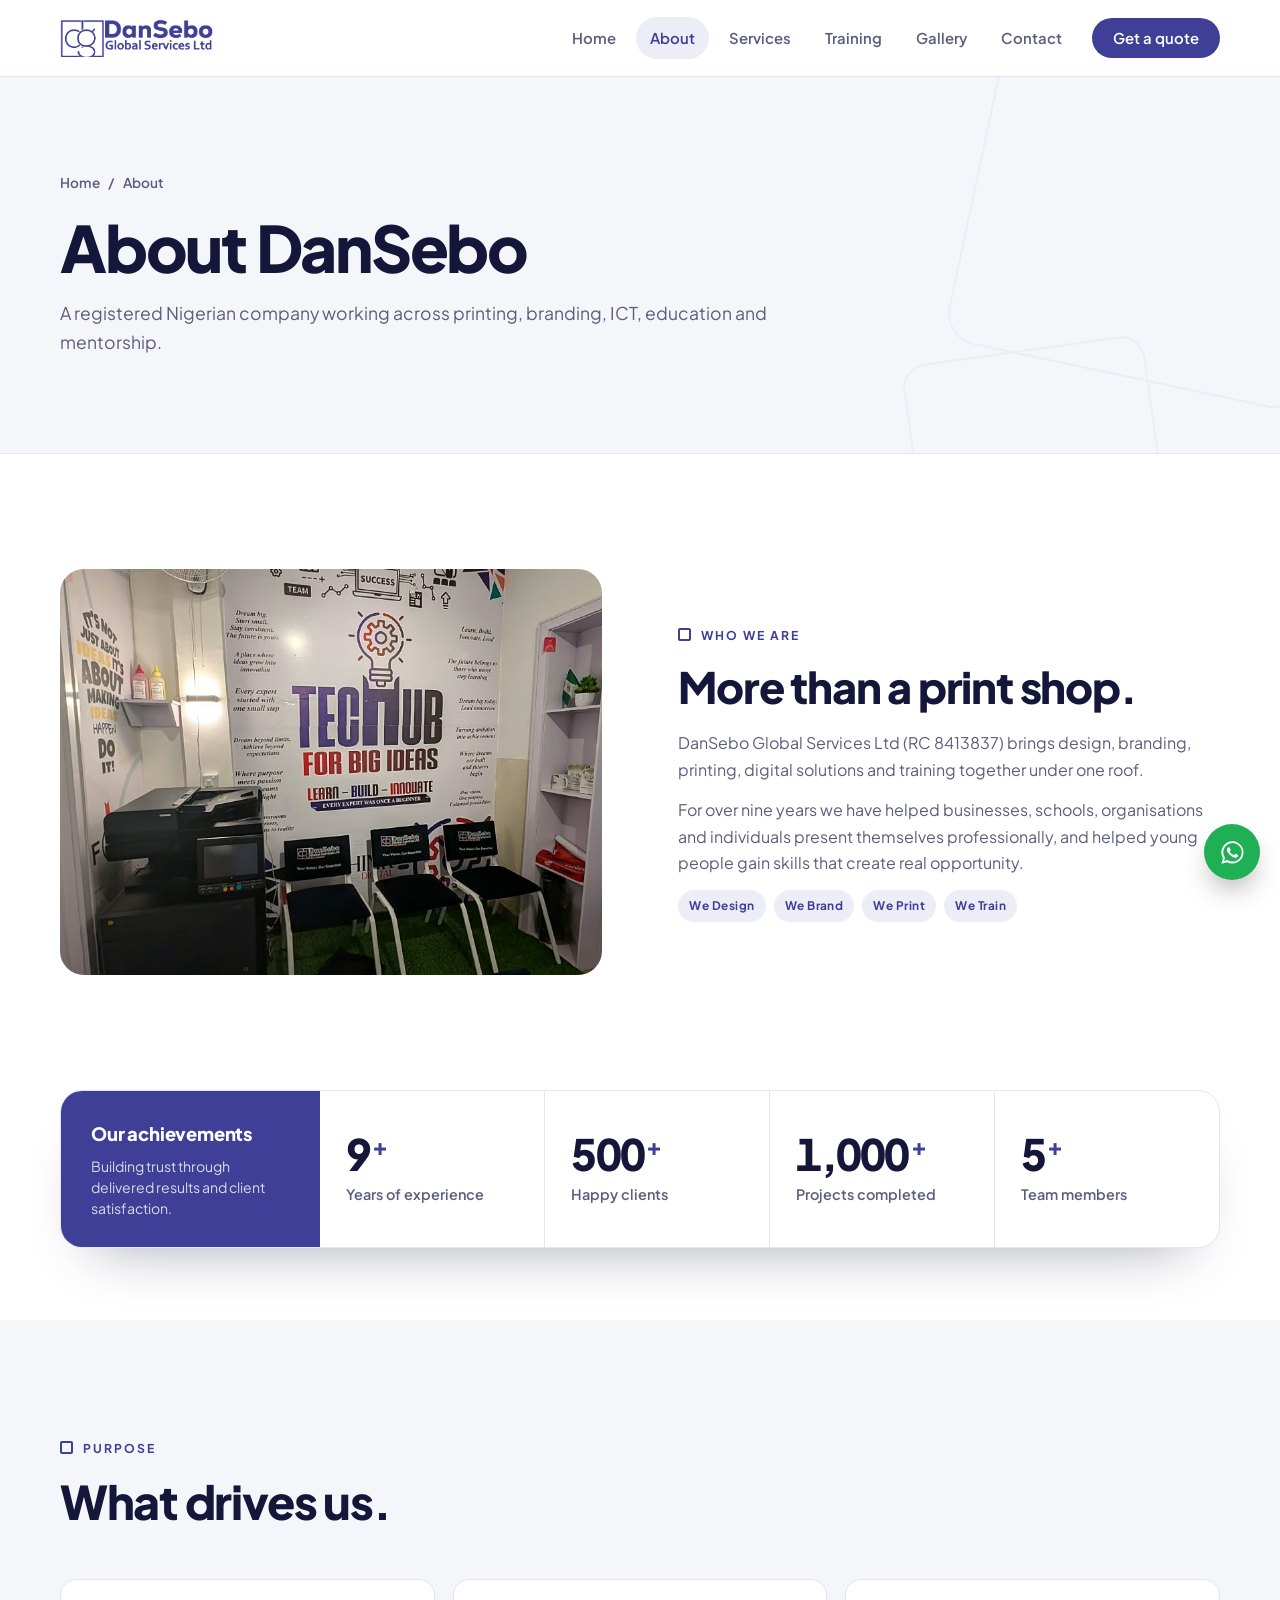
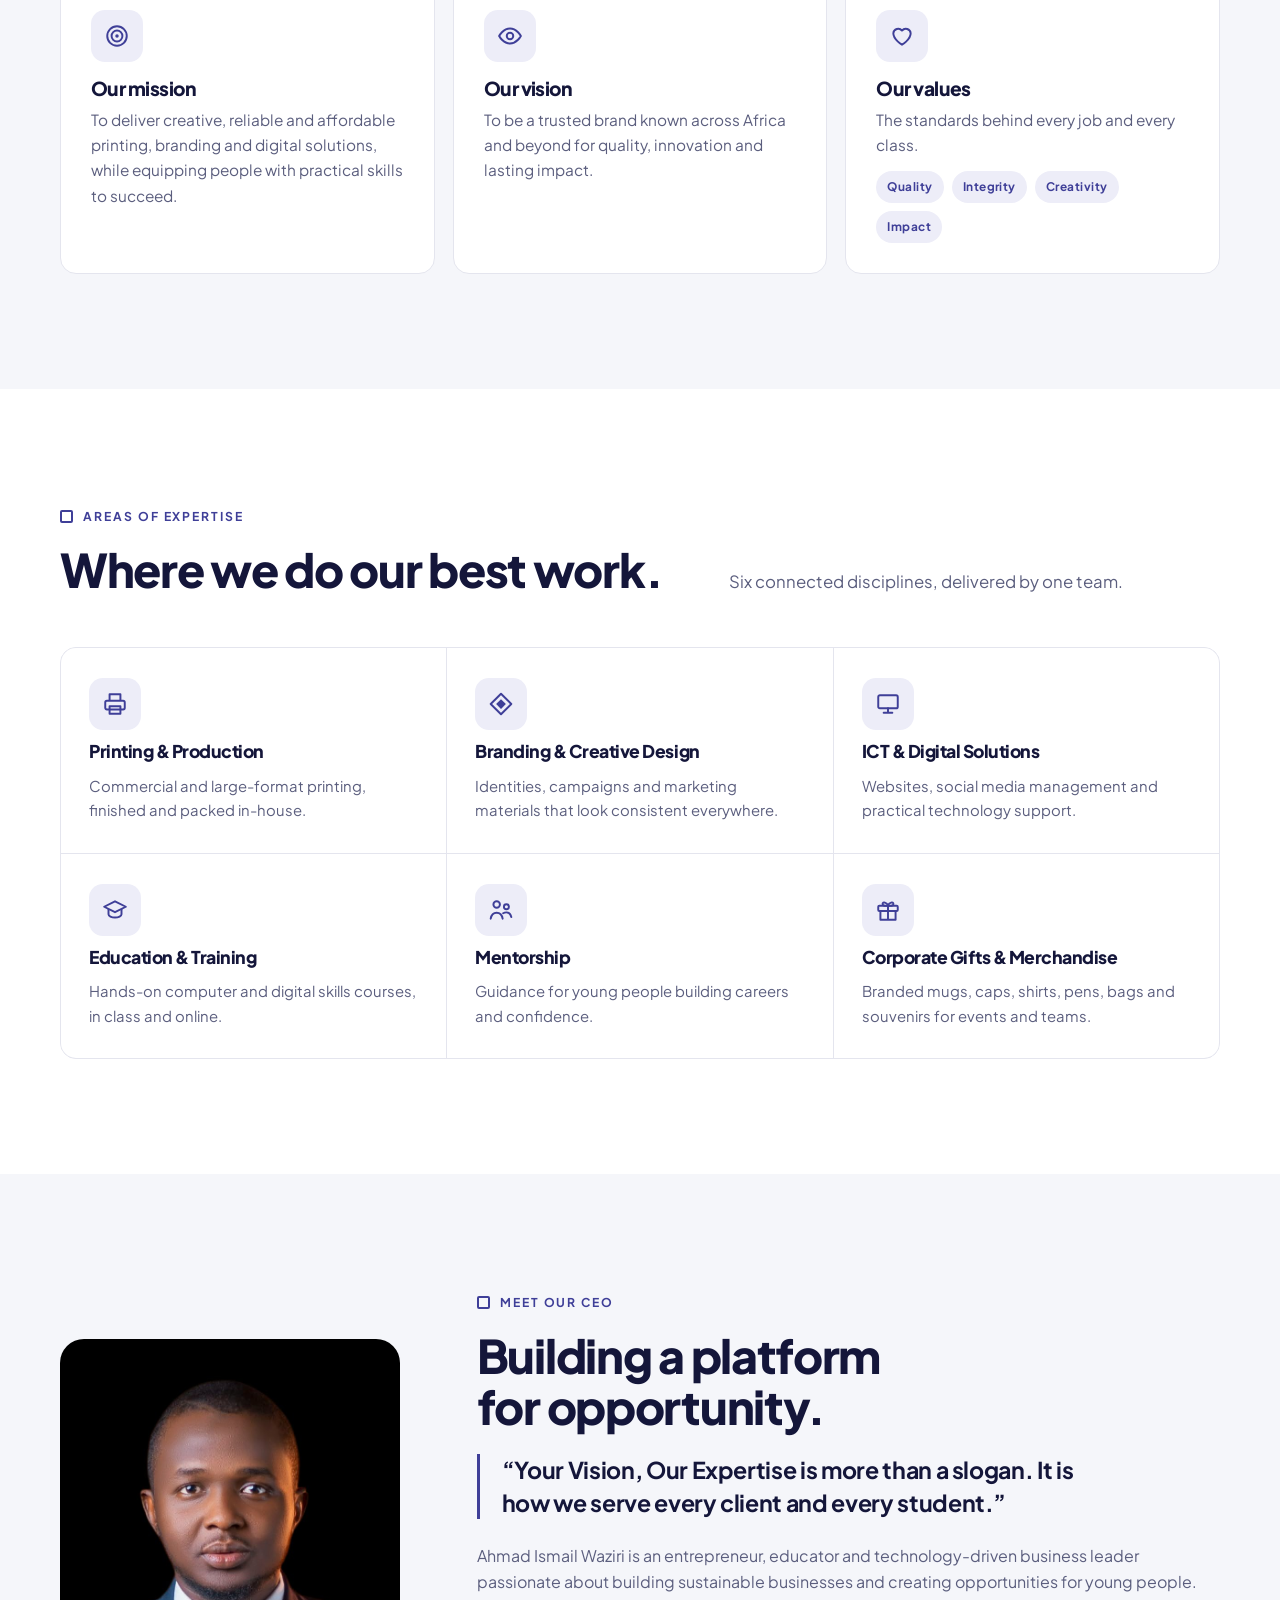
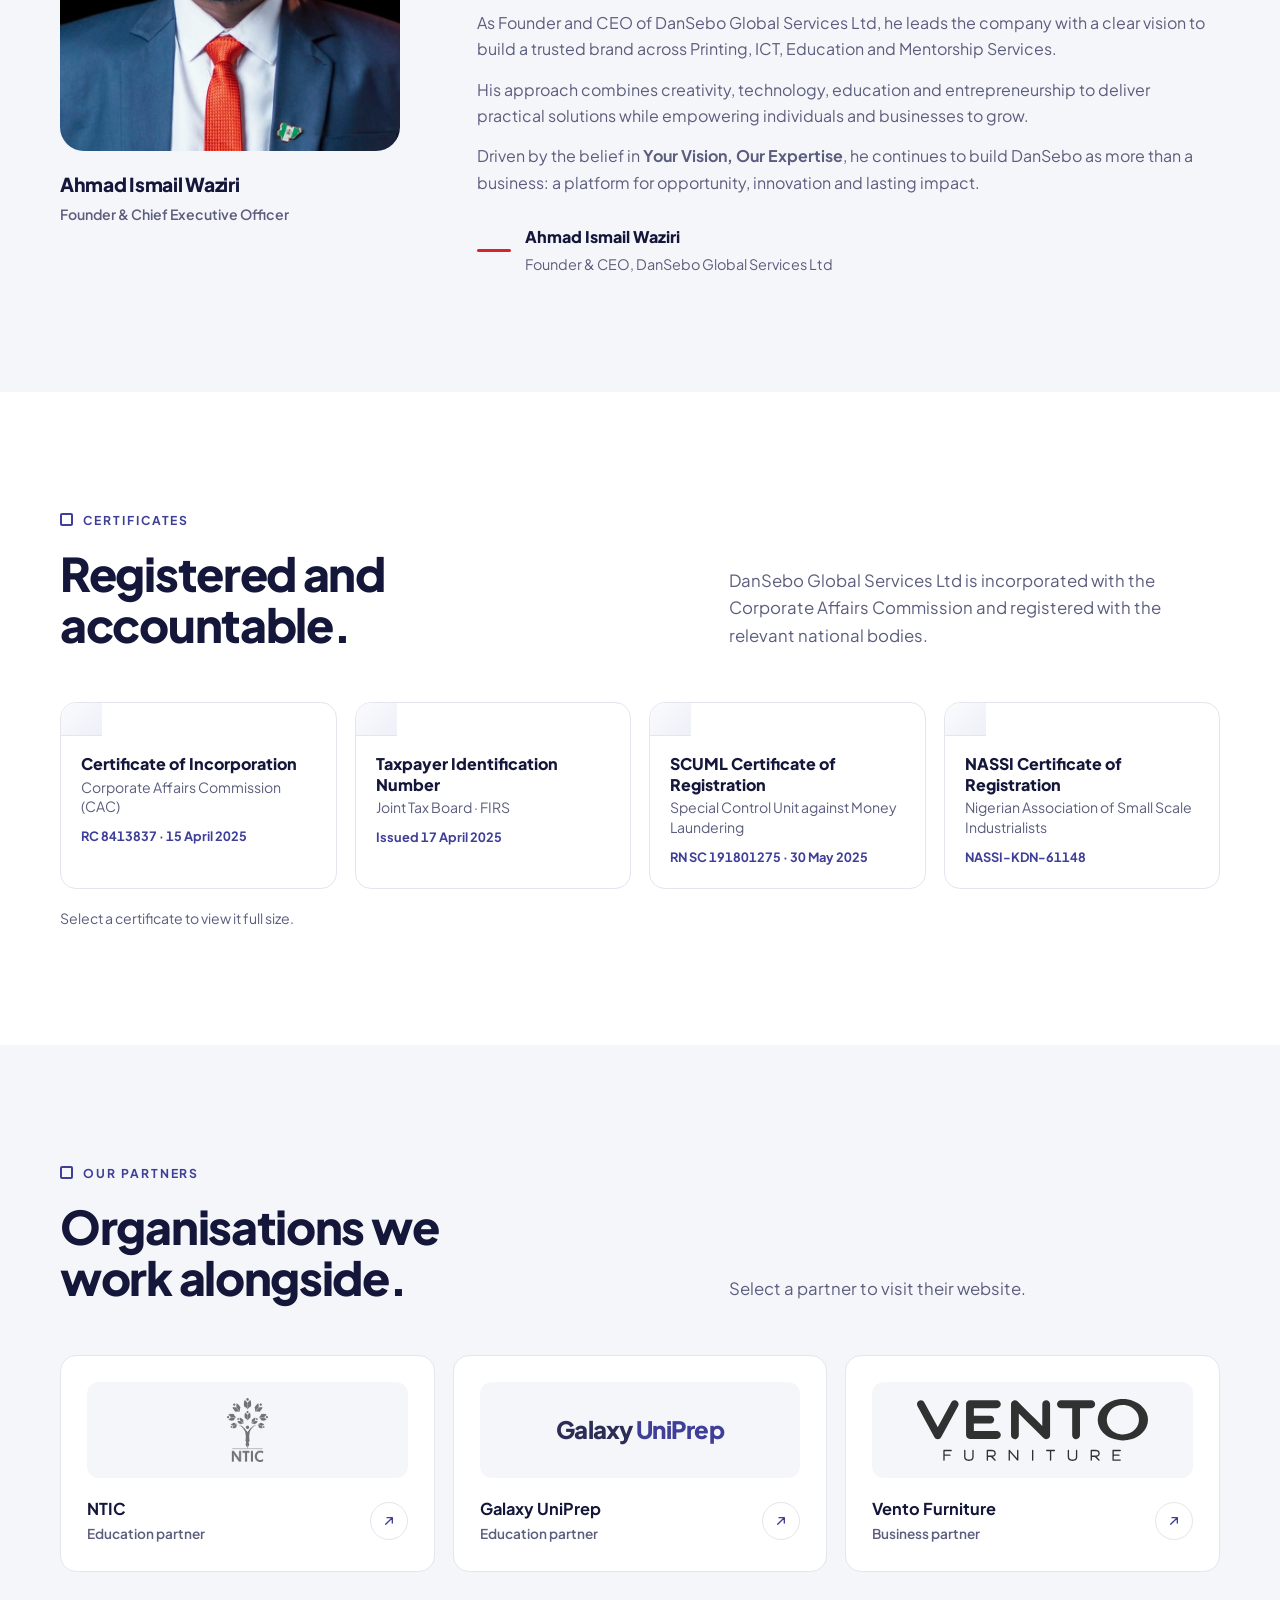
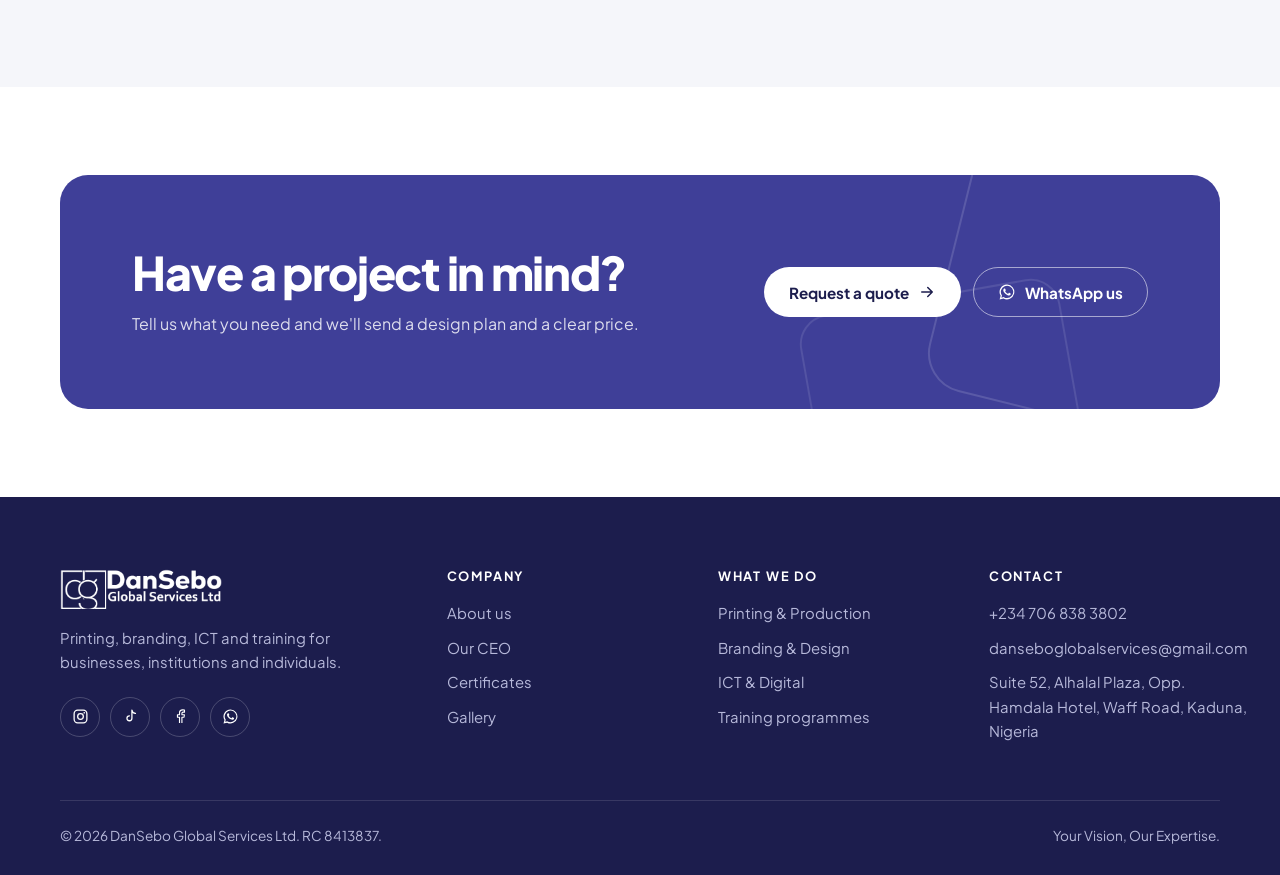
<file: about.html>
<!doctype html>
<html lang="en">
<head>
<meta charset="utf-8">
<meta name="viewport" content="width=device-width,initial-scale=1,viewport-fit=cover">
<title>About · DanSebo Global Services</title>
<meta name="description" content="About DanSebo Global Services Ltd, our CEO, certificates and partners.">
<link rel="icon" type="image/png" sizes="32x32" href="/assets/favicon-32.png">
<link rel="icon" type="image/png" sizes="48x48" href="/assets/favicon-48.png">
<link rel="apple-touch-icon" href="/assets/apple-touch-icon.png">
<meta name="theme-color" content="#3F3F98">

<link rel="preconnect" href="https://fonts.googleapis.com"><link rel="preconnect" href="https://fonts.gstatic.com" crossorigin><link rel="stylesheet" href="https://fonts.googleapis.com/css2?family=Plus+Jakarta+Sans:wght@400;500;600;700;800&display=swap">
<style>:root{padding-top:env(safe-area-inset-top,0px);padding-bottom:env(safe-area-inset-bottom,0px)}</style>
<link rel="stylesheet" href="/site.css">
</head>
<body class="no-hero">
<svg width="0" height="0" style="position:absolute" aria-hidden="true">
<symbol id="i-arrow" viewBox="0 0 24 24"><path d="M5 12h14M13 6l6 6-6 6" fill="none" stroke="currentColor" stroke-width="2" stroke-linecap="round" stroke-linejoin="round"/></symbol>
<symbol id="i-x" viewBox="0 0 24 24"><path d="M6 6l12 12M18 6 6 18" fill="none" stroke="currentColor" stroke-width="2" stroke-linecap="round"/></symbol>
<symbol id="i-ext" viewBox="0 0 24 24"><path d="M7 17 17 7M9 7h8v8" fill="none" stroke="currentColor" stroke-width="2" stroke-linecap="round" stroke-linejoin="round"/></symbol>
<symbol id="i-zoom" viewBox="0 0 24 24"><path d="M4 9V4h5M20 9V4h-5M4 15v5h5M20 15v5h-5" fill="none" stroke="currentColor" stroke-width="2" stroke-linecap="round" stroke-linejoin="round"/></symbol>
<symbol id="i-check" viewBox="0 0 24 24"><path d="M4 12.5l5 5L20 6.5" fill="none" stroke="currentColor" stroke-width="2.6" stroke-linecap="round" stroke-linejoin="round"/></symbol>
<symbol id="i-wa" viewBox="0 0 24 24"><path fill="currentColor" d="M12.04 2a9.9 9.9 0 0 0-8.5 15l-1.4 5 5.1-1.34A9.9 9.9 0 1 0 12.04 2Zm0 18.1a8.2 8.2 0 0 1-4.2-1.15l-.3-.18-3.03.8.81-2.95-.2-.31a8.23 8.23 0 1 1 6.92 3.79Zm4.5-6.15c-.25-.12-1.46-.72-1.69-.8-.23-.08-.39-.12-.55.12-.17.25-.64.8-.78.97-.14.16-.29.18-.53.06a6.74 6.74 0 0 1-3.37-2.94c-.25-.44.25-.41.72-1.36.08-.16.04-.3-.02-.43-.06-.12-.55-1.33-.76-1.82-.2-.48-.4-.41-.55-.42h-.47a.9.9 0 0 0-.66.31 2.76 2.76 0 0 0-.86 2.05 4.8 4.8 0 0 0 1 2.55 11 11 0 0 0 4.2 3.7c1.56.68 2.17.73 2.95.62.48-.07 1.46-.6 1.67-1.18.2-.58.2-1.07.14-1.18-.06-.1-.22-.16-.47-.28Z"/></symbol>
<symbol id="i-phone" viewBox="0 0 24 24"><path d="M6.6 3h2.6l1.5 4.2-1.9 1.4a12 12 0 0 0 6.6 6.6l1.4-1.9 4.2 1.5v2.6A2.6 2.6 0 0 1 18.4 20 15.4 15.4 0 0 1 4 5.6 2.6 2.6 0 0 1 6.6 3Z" fill="none" stroke="currentColor" stroke-width="1.8" stroke-linejoin="round"/></symbol>
<symbol id="i-mail" viewBox="0 0 24 24"><rect x="3" y="5" width="18" height="14" rx="2" fill="none" stroke="currentColor" stroke-width="1.8"/><path d="M3.5 6.5 12 13l8.5-6.5" fill="none" stroke="currentColor" stroke-width="1.8"/></symbol>
<symbol id="i-pin" viewBox="0 0 24 24"><path d="M12 21s-7-6.2-7-11.5a7 7 0 0 1 14 0C19 14.8 12 21 12 21Z" fill="none" stroke="currentColor" stroke-width="1.8"/><circle cx="12" cy="9.5" r="2.6" fill="none" stroke="currentColor" stroke-width="1.8"/></symbol>
<symbol id="i-pinfill" viewBox="0 0 24 24"><path d="M12 22s-7.5-6.6-7.5-12.3a7.5 7.5 0 0 1 15 0C19.5 15.4 12 22 12 22Z" fill="currentColor"/><circle cx="12" cy="9.7" r="2.8" fill="#fff"/></symbol>
<symbol id="s-print" viewBox="0 0 24 24"><rect x="3" y="9" width="18" height="8" rx="1.5" fill="none" stroke="currentColor" stroke-width="1.8"/><path d="M7 9V3h10v6M7 14h10v7H7z" fill="none" stroke="currentColor" stroke-width="1.8" stroke-linejoin="round"/></symbol>
<symbol id="s-brand" viewBox="0 0 24 24"><path d="M12 2.5 21.5 12 12 21.5 2.5 12z" fill="none" stroke="currentColor" stroke-width="1.8" stroke-linejoin="round"/><path d="M12 7.5 16.5 12 12 16.5 7.5 12z" fill="currentColor"/></symbol>
<symbol id="s-ict" viewBox="0 0 24 24"><path d="m8 8-4 4 4 4M16 8l4 4-4 4M13.5 5l-3 14" fill="none" stroke="currentColor" stroke-width="1.8" stroke-linecap="round" stroke-linejoin="round"/></symbol>
<symbol id="s-train" viewBox="0 0 24 24"><path d="M2 9l10-5 10 5-10 5z" fill="none" stroke="currentColor" stroke-width="1.8" stroke-linejoin="round"/><path d="M6 11v5c0 1.5 2.7 3 6 3s6-1.5 6-3v-5" fill="none" stroke="currentColor" stroke-width="1.8"/></symbol>
<symbol id="s-mentor" viewBox="0 0 24 24"><circle cx="8" cy="7" r="3" fill="none" stroke="currentColor" stroke-width="1.8"/><circle cx="17" cy="9" r="2.3" fill="none" stroke="currentColor" stroke-width="1.8"/><path d="M2.5 20c.6-3.6 2.8-5.5 5.5-5.5s4.9 1.9 5.5 5.5M14 15c.8-.5 1.8-.8 3-.8 2.2 0 3.8 1.5 4.5 4.3" fill="none" stroke="currentColor" stroke-width="1.8" stroke-linecap="round"/></symbol>
<symbol id="s-gift" viewBox="0 0 24 24"><rect x="3" y="8" width="18" height="5" rx="1" fill="none" stroke="currentColor" stroke-width="1.8"/><path d="M5 13v8h14v-8M12 8v13M12 8c-1-3-5-4-5-1.5S11 8 12 8Zm0 0c1-3 5-4 5-1.5S13 8 12 8Z" fill="none" stroke="currentColor" stroke-width="1.8" stroke-linejoin="round"/></symbol>
<symbol id="s-layers" viewBox="0 0 24 24"><path d="m12 3 9 5-9 5-9-5z M3 13l9 5 9-5" fill="none" stroke="currentColor" stroke-width="1.8" stroke-linejoin="round"/></symbol>
<symbol id="s-eye" viewBox="0 0 24 24"><path d="M2 12s3.6-7 10-7 10 7 10 7-3.6 7-10 7S2 12 2 12Z" fill="none" stroke="currentColor" stroke-width="1.8"/><circle cx="12" cy="12" r="3" fill="none" stroke="currentColor" stroke-width="1.8"/></symbol>
<symbol id="s-clock" viewBox="0 0 24 24"><circle cx="12" cy="12" r="9" fill="none" stroke="currentColor" stroke-width="1.8"/><path d="M12 7v5l3.5 2" fill="none" stroke="currentColor" stroke-width="1.8" stroke-linecap="round"/></symbol>
<symbol id="s-tag" viewBox="0 0 24 24"><path d="M3 12V4h8l10 10-8 8z" fill="none" stroke="currentColor" stroke-width="1.8" stroke-linejoin="round"/><circle cx="7.5" cy="8.5" r="1.6" fill="currentColor"/></symbol>
<symbol id="s-team" viewBox="0 0 24 24"><circle cx="12" cy="8" r="3.2" fill="none" stroke="currentColor" stroke-width="1.8"/><path d="M5 20c.7-3.8 3.4-6 7-6s6.3 2.2 7 6" fill="none" stroke="currentColor" stroke-width="1.8" stroke-linecap="round"/></symbol>
<symbol id="s-support" viewBox="0 0 24 24"><path d="M4 13v-1a8 8 0 0 1 16 0v1" fill="none" stroke="currentColor" stroke-width="1.8"/><rect x="3" y="13" width="4" height="6" rx="1.5" fill="none" stroke="currentColor" stroke-width="1.8"/><rect x="17" y="13" width="4" height="6" rx="1.5" fill="none" stroke="currentColor" stroke-width="1.8"/></symbol>
<symbol id="s-monitor" viewBox="0 0 24 24"><rect x="3" y="4" width="18" height="12" rx="1.5" fill="none" stroke="currentColor" stroke-width="1.8"/><path d="M8 20h8M12 16v4" stroke="currentColor" stroke-width="1.8" stroke-linecap="round"/></symbol>
<symbol id="s-chart" viewBox="0 0 24 24"><path d="M3 20h18M6 20v-6M11 20V9M16 20v-9M21 20V5" fill="none" stroke="currentColor" stroke-width="1.8" stroke-linecap="round"/></symbol>
<symbol id="s-pen" viewBox="0 0 24 24"><path d="M4 20l1.5-5L15 5.5a2.1 2.1 0 0 1 3 3L8.5 18z" fill="none" stroke="currentColor" stroke-width="1.8" stroke-linejoin="round"/><path d="M13.5 7l3 3" stroke="currentColor" stroke-width="1.8"/></symbol>
<symbol id="s-kids" viewBox="0 0 24 24"><circle cx="12" cy="6" r="2.6" fill="none" stroke="currentColor" stroke-width="1.8"/><path d="M5 10l7 2 7-2M12 12v4l-3 5M12 16l3 5" fill="none" stroke="currentColor" stroke-width="1.8" stroke-linecap="round" stroke-linejoin="round"/></symbol>
<symbol id="s-globe" viewBox="0 0 24 24"><circle cx="12" cy="12" r="9" fill="none" stroke="currentColor" stroke-width="1.8"/><path d="M3 12h18M12 3c2.5 2.6 3.8 5.6 3.8 9s-1.3 6.4-3.8 9c-2.5-2.6-3.8-5.6-3.8-9S9.5 5.6 12 3Z" fill="none" stroke="currentColor" stroke-width="1.8"/></symbol>
<symbol id="s-seal" viewBox="0 0 24 24"><circle cx="12" cy="9" r="6" fill="none" stroke="currentColor" stroke-width="1.8"/><path d="m8.5 14-1.5 7 5-2.5 5 2.5-1.5-7" fill="none" stroke="currentColor" stroke-width="1.8" stroke-linejoin="round"/><path d="m9.5 9 1.8 1.8L14.8 7.5" fill="none" stroke="currentColor" stroke-width="1.8" stroke-linecap="round" stroke-linejoin="round"/></symbol>
<symbol id="s-target" viewBox="0 0 24 24"><circle cx="12" cy="12" r="9" fill="none" stroke="currentColor" stroke-width="1.8"/><circle cx="12" cy="12" r="5" fill="none" stroke="currentColor" stroke-width="1.8"/><circle cx="12" cy="12" r="1.6" fill="currentColor"/></symbol>
<symbol id="s-heart" viewBox="0 0 24 24"><path d="M12 20s-8-4.7-8-10.5A4.5 4.5 0 0 1 12 7a4.5 4.5 0 0 1 8 2.5C20 15.3 12 20 12 20Z" fill="none" stroke="currentColor" stroke-width="1.8" stroke-linejoin="round"/></symbol>
<symbol id="so-ig" viewBox="0 0 24 24"><rect x="3" y="3" width="18" height="18" rx="5" fill="none" stroke="currentColor" stroke-width="1.8"/><circle cx="12" cy="12" r="4" fill="none" stroke="currentColor" stroke-width="1.8"/><circle cx="17.3" cy="6.7" r="1.2" fill="currentColor"/></symbol>
<symbol id="so-tt" viewBox="0 0 24 24"><path d="M14 3v11.5a3.5 3.5 0 1 1-3.5-3.5M14 3c.4 2.6 2.2 4.4 5 4.6" fill="none" stroke="currentColor" stroke-width="1.8" stroke-linecap="round"/></symbol>
<symbol id="so-fb" viewBox="0 0 24 24"><path d="M14 21v-8h3l.5-3.5H14V7.6c0-1 .3-1.7 1.8-1.7h1.8V2.8A24 24 0 0 0 15 2.7c-2.6 0-4.4 1.6-4.4 4.5v2.3H7.7V13h2.9v8" fill="none" stroke="currentColor" stroke-width="1.6" stroke-linejoin="round"/></symbol>
</svg>
<header class="top">
  <div class="wrap">
    <a class="brand" href="/" aria-label="DanSebo Global Services, home">
      <img class="on-light" src="/assets/logo.png" alt="DanSebo Global Services Ltd" width="937" height="232">
      <img class="on-dark" src="/assets/logo-white.png" alt="DanSebo Global Services Ltd" width="937" height="232">
    </a>
    <button class="menu-btn" id="menuBtn" type="button" aria-label="Open menu" aria-expanded="false" aria-controls="nav"><svg width="22" height="22" viewBox="0 0 24 24" aria-hidden="true"><path d="M4 7h16M4 12h16M4 17h16" stroke="currentColor" stroke-width="2" stroke-linecap="round"/></svg></button>
    <nav class="nav" id="nav" aria-label="Main"><a href="/">Home</a><a href="/about" aria-current="page">About</a><a href="/services">Services</a><a href="/training">Training</a><a href="/gallery">Gallery</a><a href="/contact">Contact</a><a class="btn" href="/contact#quote">Get a quote</a></nav>
  </div>
</header>
<main>
<section class="page-head"><div class="wrap">
  <nav class="crumbs" aria-label="Breadcrumb"><a href="/">Home</a><span aria-hidden="true">/</span><span>About</span></nav>
  <h1>About DanSebo</h1><p>A registered Nigerian company working across printing, branding, ICT, education and mentorship.</p>
</div></section>
<section class="section"><div class="wrap split">
  <div class="split-media"><img src="/assets/hero-hub.jpg" alt="The DanSebo Tech Hub" width="1080" height="607"></div>
  <div><div class="eyebrow">Who we are</div><h2>More than a print shop.</h2>
    <div class="body"><p>DanSebo Global Services Ltd (RC 8413837) brings design, branding, printing, digital solutions and training together under one roof.</p><p>For over nine years we have helped businesses, schools, organisations and individuals present themselves professionally, and helped young people gain skills that create real opportunity.</p></div>
    <div class="values"><span class="chip">We Design</span><span class="chip">We Brand</span><span class="chip">We Print</span><span class="chip">We Train</span></div>
  </div>
</div></section>
<section class="stats flat" aria-label="Our achievements"><div class="wrap"><div class="stats-card">
  <div class="stats-intro"><b>Our achievements</b><span>Building trust through delivered results and client satisfaction.</span></div><div class="stat"><strong>9<sup>+</sup></strong><span>Years of experience</span></div><div class="stat"><strong>500<sup>+</sup></strong><span>Happy clients</span></div><div class="stat"><strong>1,000<sup>+</sup></strong><span>Projects completed</span></div><div class="stat"><strong>5<sup>+</sup></strong><span>Team members</span></div>
</div></div></section>
<section class="section soft" style="margin-top:72px"><div class="wrap">
  <div class="head single"><div><div class="eyebrow">Purpose</div><h2>What drives us.</h2></div></div>
  <div class="mv">
    <div><span class="ic"><svg aria-hidden="true"><use href="#s-target"/></svg></span><h3>Our mission</h3><p>To deliver creative, reliable and affordable printing, branding and digital solutions, while equipping people with practical skills to succeed.</p></div>
    <div><span class="ic"><svg aria-hidden="true"><use href="#s-eye"/></svg></span><h3>Our vision</h3><p>To be a trusted brand known across Africa and beyond for quality, innovation and lasting impact.</p></div>
    <div><span class="ic"><svg aria-hidden="true"><use href="#s-heart"/></svg></span><h3>Our values</h3><p>The standards behind every job and every class.</p><div class="values"><span class="chip">Quality</span><span class="chip">Integrity</span><span class="chip">Creativity</span><span class="chip">Impact</span></div></div>
  </div>
</div></section>
<section class="section"><div class="wrap">
  <div class="head"><div><div class="eyebrow">Areas of expertise</div><h2>Where we do our best work.</h2></div><p>Six connected disciplines, delivered by one team.</p></div>
  <div class="exp-grid"><div class="exp"><span class="ic"><svg aria-hidden="true"><use href="#s-print"/></svg></span><h3>Printing &amp; Production</h3><p>Commercial and large-format printing, finished and packed in-house.</p></div><div class="exp"><span class="ic"><svg aria-hidden="true"><use href="#s-brand"/></svg></span><h3>Branding &amp; Creative Design</h3><p>Identities, campaigns and marketing materials that look consistent everywhere.</p></div><div class="exp"><span class="ic"><svg aria-hidden="true"><use href="#s-monitor"/></svg></span><h3>ICT &amp; Digital Solutions</h3><p>Websites, social media management and practical technology support.</p></div><div class="exp"><span class="ic"><svg aria-hidden="true"><use href="#s-train"/></svg></span><h3>Education &amp; Training</h3><p>Hands-on computer and digital skills courses, in class and online.</p></div><div class="exp"><span class="ic"><svg aria-hidden="true"><use href="#s-mentor"/></svg></span><h3>Mentorship</h3><p>Guidance for young people building careers and confidence.</p></div><div class="exp"><span class="ic"><svg aria-hidden="true"><use href="#s-gift"/></svg></span><h3>Corporate Gifts &amp; Merchandise</h3><p>Branded mugs, caps, shirts, pens, bags and souvenirs for events and teams.</p></div></div>
</div></section>
<section class="section soft" id="ceo"><div class="wrap"><div class="ceo">
  <div class="ceo-card"><div class="photo"><img src="/assets/ceo.jpg" alt="Ahmad Ismail Waziri, Founder and CEO of DanSebo Global Services" width="743" height="900" loading="lazy"></div>
    <div class="ceo-name"><b>Ahmad Ismail Waziri</b><span>Founder &amp; Chief Executive Officer</span></div></div>
  <div class="ceo-text"><div class="eyebrow">Meet our CEO</div><h2>Building a platform for opportunity.</h2>
    <p class="ceo-quote">“Your Vision, Our Expertise is more than a slogan. It is how we serve every client and every student.”</p>
    <div class="bio"><p>Ahmad Ismail Waziri is an entrepreneur, educator and technology-driven business leader passionate about building sustainable businesses and creating opportunities for young people.</p><p>As Founder and CEO of DanSebo Global Services Ltd, he leads the company with a clear vision to build a trusted brand across Printing, ICT, Education and Mentorship Services.</p><p>His approach combines creativity, technology, education and entrepreneurship to deliver practical solutions while empowering individuals and businesses to grow.</p><p>Driven by the belief in <b>Your Vision, Our Expertise</b>, he continues to build DanSebo as more than a business: a platform for opportunity, innovation and lasting impact.</p></div>
    <div class="sig"><span class="bar"></span><div><b>Ahmad Ismail Waziri</b><br><span>Founder &amp; CEO, DanSebo Global Services Ltd</span></div></div>
  </div>
</div></div></section>
<section class="section" id="certificates"><div class="wrap">
  <div class="head"><div><div class="eyebrow">Certificates</div><h2>Registered and accountable.</h2></div><p>DanSebo Global Services Ltd is incorporated with the Corporate Affairs Commission and registered with the relevant national bodies.</p></div>
  <div class="certs">
    <button class="cert" type="button" data-lb="certs" data-cap="Certificate of Incorporation" data-src="/assets/cert-cac.jpg"><div class="doc"><img src="/assets/cert-cac.jpg" alt="Certificate of Incorporation, Corporate Affairs Commission (CAC)" width="844" height="1080" loading="lazy"></div><div class="txt"><b>Certificate of Incorporation</b><span>Corporate Affairs Commission (CAC)</span><small>RC 8413837 · 15 April 2025</small></div></button><button class="cert" type="button" data-lb="certs" data-cap="Taxpayer Identification Number" data-src="/assets/cert-tin.jpg"><div class="doc"><img src="/assets/cert-tin.jpg" alt="Taxpayer Identification Number, Joint Tax Board · FIRS" width="1080" height="754" loading="lazy"></div><div class="txt"><b>Taxpayer Identification Number</b><span>Joint Tax Board · FIRS</span><small>Issued 17 April 2025</small></div></button><button class="cert" type="button" data-lb="certs" data-cap="SCUML Certificate of Registration" data-src="/assets/cert-scuml.jpg"><div class="doc"><img src="/assets/cert-scuml.jpg" alt="SCUML Certificate of Registration, Special Control Unit against Money Laundering" width="1080" height="749" loading="lazy"></div><div class="txt"><b>SCUML Certificate of Registration</b><span>Special Control Unit against Money Laundering</span><small>RN SC 191801275 · 30 May 2025</small></div></button><button class="cert" type="button" data-lb="certs" data-cap="NASSI Certificate of Registration" data-src="/assets/cert-nassi.jpg"><div class="doc"><img src="/assets/cert-nassi.jpg" alt="NASSI Certificate of Registration, Nigerian Association of Small Scale Industrialists" width="1070" height="757" loading="lazy"></div><div class="txt"><b>NASSI Certificate of Registration</b><span>Nigerian Association of Small Scale Industrialists</span><small>NASSI-KDN-61148</small></div></button>
  </div>
  <p class="fine" style="margin-top:18px;color:var(--muted);font-size:.88rem">Select a certificate to view it full size.</p>
</div></section>
<section class="section soft"><div class="wrap">
  <div class="head"><div><div class="eyebrow">Our partners</div><h2>Organisations we work alongside.</h2></div><p>Select a partner to visit their website.</p></div>
  <div class="partners"><a class="partner" href="https://ntic.edu.ng/" target="_blank" rel="noopener"><div class="logo"><img src="/assets/partner-ntic.png" alt="NTIC logo" width="240" height="378" loading="lazy"></div><div class="pmeta"><div><b>NTIC</b><small>Education partner</small></div><span class="ext"><svg aria-hidden="true"><use href="#i-ext"/></svg></span></div></a><a class="partner" href="https://galaxy.com.ng/" target="_blank" rel="noopener"><div class="logo"><span class="word">Galaxy <span>UniPrep</span></span></div><div class="pmeta"><div><b>Galaxy UniPrep</b><small>Education partner</small></div><span class="ext"><svg aria-hidden="true"><use href="#i-ext"/></svg></span></div></a><a class="partner" href="https://ventofurniture.com/" target="_blank" rel="noopener"><div class="logo"><img src="/assets/partner-vento.svg" alt="Vento Furniture logo" width="294" height="78" loading="lazy"></div><div class="pmeta"><div><b>Vento Furniture</b><small>Business partner</small></div><span class="ext"><svg aria-hidden="true"><use href="#i-ext"/></svg></span></div></a></div>
</div></section>
<section class="section tight"><div class="wrap"><div class="cta">
  <div><h2>Have a project in mind?</h2><p>Tell us what you need and we'll send a design plan and a clear price.</p></div>
  <div class="actions"><a class="btn btn-white" href="/contact#quote">Request a quote <svg aria-hidden="true"><use href="#i-arrow"/></svg></a><a class="btn btn-ghost" href="https://wa.me/2349078265699" target="_blank" rel="noopener"><svg aria-hidden="true"><use href="#i-wa"/></svg>WhatsApp us</a></div>
</div></div></section>
</main>
<footer>
  <div class="wrap">
    <div class="f-grid">
      <div class="f-brand">
        <img src="/assets/logo-white.png" alt="DanSebo Global Services Ltd" width="937" height="232" loading="lazy">
        <p>Printing, branding, ICT and training for businesses, institutions and individuals.</p>
        <div class="socials">
          <a href="https://www.instagram.com/dansebo.ng/" target="_blank" rel="noopener" aria-label="Instagram"><svg aria-hidden="true"><use href="#so-ig"/></svg></a>
          <a href="https://www.tiktok.com/@dansebo.ng" target="_blank" rel="noopener" aria-label="TikTok"><svg aria-hidden="true"><use href="#so-tt"/></svg></a>
          <a href="https://www.facebook.com/p/Dan-Sebo-Global-Services-LTD-100091279508615/" target="_blank" rel="noopener" aria-label="Facebook"><svg aria-hidden="true"><use href="#so-fb"/></svg></a>
          <a href="https://wa.me/2349078265699" target="_blank" rel="noopener" aria-label="WhatsApp"><svg aria-hidden="true"><use href="#i-wa"/></svg></a>
        </div>
      </div>
      <div><h4>Company</h4><ul><li><a href="/about">About us</a></li><li><a href="/about#ceo">Our CEO</a></li><li><a href="/about#certificates">Certificates</a></li><li><a href="/gallery">Gallery</a></li></ul></div>
      <div><h4>What we do</h4><ul><li><a href="/services#printing">Printing &amp; Production</a></li><li><a href="/services#branding">Branding &amp; Design</a></li><li><a href="/services#ict">ICT &amp; Digital</a></li><li><a href="/training">Training programmes</a></li></ul></div>
      <div><h4>Contact</h4><ul><li>+234 706 838 3802</li><li>danseboglobalservices@gmail.com</li><li>Suite 52, Alhalal Plaza, Opp. Hamdala Hotel, Waff Road, Kaduna, Nigeria</li></ul></div>
    </div>
    <div class="f-bottom"><span>© <span id="yr">2026</span> DanSebo Global Services Ltd. RC 8413837.</span><span>Your Vision, Our Expertise.</span></div>
  </div>
</footer>
<a class="float-wa" href="https://wa.me/2349078265699" target="_blank" rel="noopener" aria-label="Chat with DanSebo on WhatsApp"><svg aria-hidden="true"><use href="#i-wa"/></svg></a>
<script src="/site.js" defer></script>
</body>
</html>
</file>
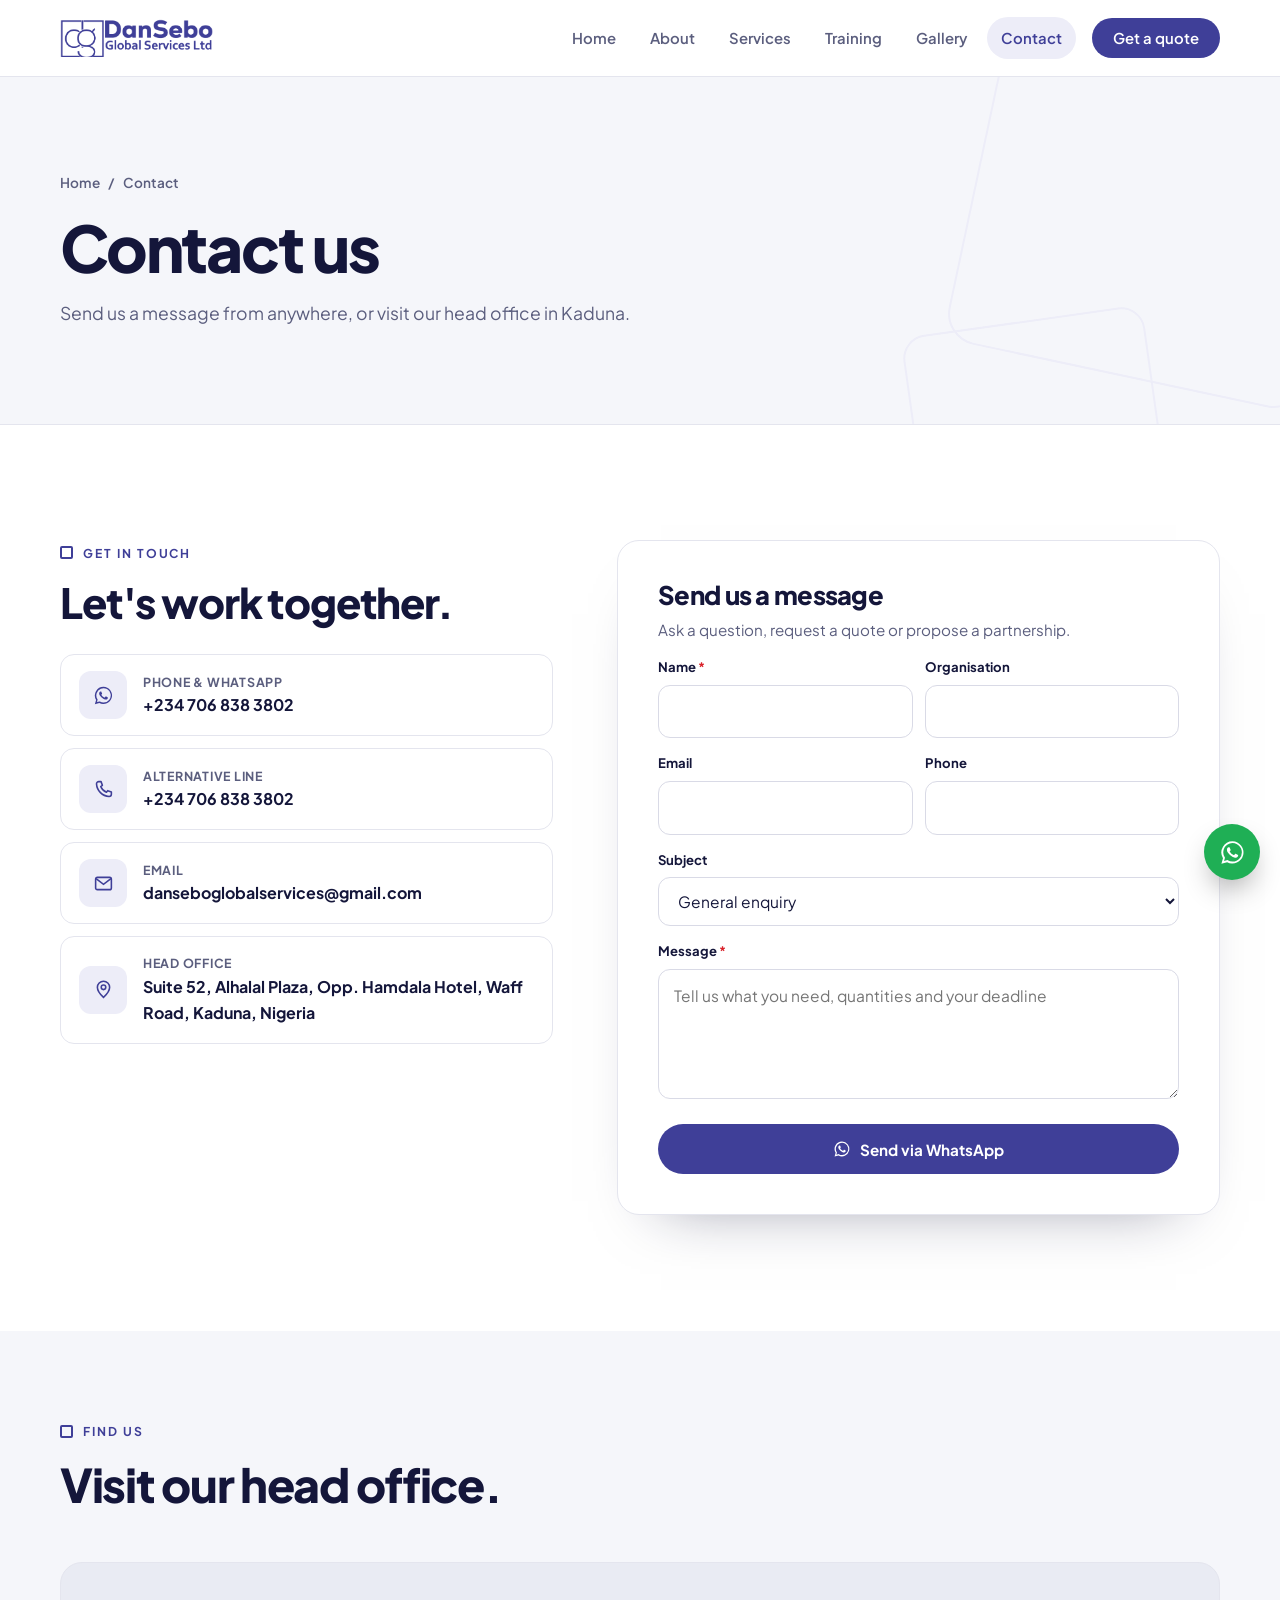
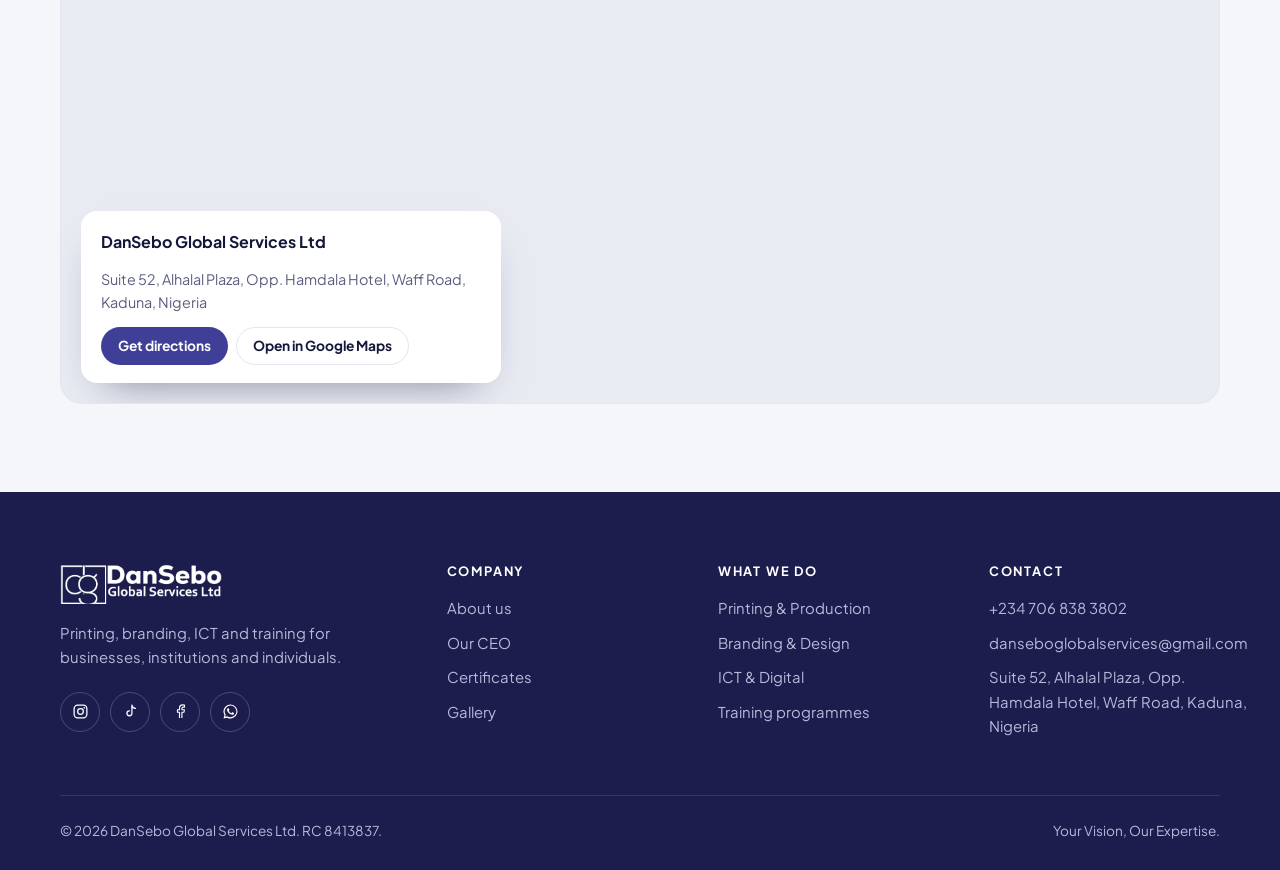
<file: contact.html>
<!doctype html>
<html lang="en">
<head>
<meta charset="utf-8">
<meta name="viewport" content="width=device-width,initial-scale=1,viewport-fit=cover">
<title>Contact · DanSebo Global Services</title>
<meta name="description" content="Contact DanSebo Global Services Ltd.">
<link rel="icon" type="image/png" sizes="32x32" href="/assets/favicon-32.png">
<link rel="icon" type="image/png" sizes="48x48" href="/assets/favicon-48.png">
<link rel="apple-touch-icon" href="/assets/apple-touch-icon.png">
<meta name="theme-color" content="#3F3F98">

<link rel="preconnect" href="https://fonts.googleapis.com"><link rel="preconnect" href="https://fonts.gstatic.com" crossorigin><link rel="stylesheet" href="https://fonts.googleapis.com/css2?family=Plus+Jakarta+Sans:wght@400;500;600;700;800&display=swap">
<style>:root{padding-top:env(safe-area-inset-top,0px);padding-bottom:env(safe-area-inset-bottom,0px)}</style>
<link rel="stylesheet" href="/site.css">
</head>
<body class="no-hero">
<svg width="0" height="0" style="position:absolute" aria-hidden="true">
<symbol id="i-arrow" viewBox="0 0 24 24"><path d="M5 12h14M13 6l6 6-6 6" fill="none" stroke="currentColor" stroke-width="2" stroke-linecap="round" stroke-linejoin="round"/></symbol>
<symbol id="i-x" viewBox="0 0 24 24"><path d="M6 6l12 12M18 6 6 18" fill="none" stroke="currentColor" stroke-width="2" stroke-linecap="round"/></symbol>
<symbol id="i-ext" viewBox="0 0 24 24"><path d="M7 17 17 7M9 7h8v8" fill="none" stroke="currentColor" stroke-width="2" stroke-linecap="round" stroke-linejoin="round"/></symbol>
<symbol id="i-zoom" viewBox="0 0 24 24"><path d="M4 9V4h5M20 9V4h-5M4 15v5h5M20 15v5h-5" fill="none" stroke="currentColor" stroke-width="2" stroke-linecap="round" stroke-linejoin="round"/></symbol>
<symbol id="i-check" viewBox="0 0 24 24"><path d="M4 12.5l5 5L20 6.5" fill="none" stroke="currentColor" stroke-width="2.6" stroke-linecap="round" stroke-linejoin="round"/></symbol>
<symbol id="i-wa" viewBox="0 0 24 24"><path fill="currentColor" d="M12.04 2a9.9 9.9 0 0 0-8.5 15l-1.4 5 5.1-1.34A9.9 9.9 0 1 0 12.04 2Zm0 18.1a8.2 8.2 0 0 1-4.2-1.15l-.3-.18-3.03.8.81-2.95-.2-.31a8.23 8.23 0 1 1 6.92 3.79Zm4.5-6.15c-.25-.12-1.46-.72-1.69-.8-.23-.08-.39-.12-.55.12-.17.25-.64.8-.78.97-.14.16-.29.18-.53.06a6.74 6.74 0 0 1-3.37-2.94c-.25-.44.25-.41.72-1.36.08-.16.04-.3-.02-.43-.06-.12-.55-1.33-.76-1.82-.2-.48-.4-.41-.55-.42h-.47a.9.9 0 0 0-.66.31 2.76 2.76 0 0 0-.86 2.05 4.8 4.8 0 0 0 1 2.55 11 11 0 0 0 4.2 3.7c1.56.68 2.17.73 2.95.62.48-.07 1.46-.6 1.67-1.18.2-.58.2-1.07.14-1.18-.06-.1-.22-.16-.47-.28Z"/></symbol>
<symbol id="i-phone" viewBox="0 0 24 24"><path d="M6.6 3h2.6l1.5 4.2-1.9 1.4a12 12 0 0 0 6.6 6.6l1.4-1.9 4.2 1.5v2.6A2.6 2.6 0 0 1 18.4 20 15.4 15.4 0 0 1 4 5.6 2.6 2.6 0 0 1 6.6 3Z" fill="none" stroke="currentColor" stroke-width="1.8" stroke-linejoin="round"/></symbol>
<symbol id="i-mail" viewBox="0 0 24 24"><rect x="3" y="5" width="18" height="14" rx="2" fill="none" stroke="currentColor" stroke-width="1.8"/><path d="M3.5 6.5 12 13l8.5-6.5" fill="none" stroke="currentColor" stroke-width="1.8"/></symbol>
<symbol id="i-pin" viewBox="0 0 24 24"><path d="M12 21s-7-6.2-7-11.5a7 7 0 0 1 14 0C19 14.8 12 21 12 21Z" fill="none" stroke="currentColor" stroke-width="1.8"/><circle cx="12" cy="9.5" r="2.6" fill="none" stroke="currentColor" stroke-width="1.8"/></symbol>
<symbol id="i-pinfill" viewBox="0 0 24 24"><path d="M12 22s-7.5-6.6-7.5-12.3a7.5 7.5 0 0 1 15 0C19.5 15.4 12 22 12 22Z" fill="currentColor"/><circle cx="12" cy="9.7" r="2.8" fill="#fff"/></symbol>
<symbol id="s-print" viewBox="0 0 24 24"><rect x="3" y="9" width="18" height="8" rx="1.5" fill="none" stroke="currentColor" stroke-width="1.8"/><path d="M7 9V3h10v6M7 14h10v7H7z" fill="none" stroke="currentColor" stroke-width="1.8" stroke-linejoin="round"/></symbol>
<symbol id="s-brand" viewBox="0 0 24 24"><path d="M12 2.5 21.5 12 12 21.5 2.5 12z" fill="none" stroke="currentColor" stroke-width="1.8" stroke-linejoin="round"/><path d="M12 7.5 16.5 12 12 16.5 7.5 12z" fill="currentColor"/></symbol>
<symbol id="s-ict" viewBox="0 0 24 24"><path d="m8 8-4 4 4 4M16 8l4 4-4 4M13.5 5l-3 14" fill="none" stroke="currentColor" stroke-width="1.8" stroke-linecap="round" stroke-linejoin="round"/></symbol>
<symbol id="s-train" viewBox="0 0 24 24"><path d="M2 9l10-5 10 5-10 5z" fill="none" stroke="currentColor" stroke-width="1.8" stroke-linejoin="round"/><path d="M6 11v5c0 1.5 2.7 3 6 3s6-1.5 6-3v-5" fill="none" stroke="currentColor" stroke-width="1.8"/></symbol>
<symbol id="s-mentor" viewBox="0 0 24 24"><circle cx="8" cy="7" r="3" fill="none" stroke="currentColor" stroke-width="1.8"/><circle cx="17" cy="9" r="2.3" fill="none" stroke="currentColor" stroke-width="1.8"/><path d="M2.5 20c.6-3.6 2.8-5.5 5.5-5.5s4.9 1.9 5.5 5.5M14 15c.8-.5 1.8-.8 3-.8 2.2 0 3.8 1.5 4.5 4.3" fill="none" stroke="currentColor" stroke-width="1.8" stroke-linecap="round"/></symbol>
<symbol id="s-gift" viewBox="0 0 24 24"><rect x="3" y="8" width="18" height="5" rx="1" fill="none" stroke="currentColor" stroke-width="1.8"/><path d="M5 13v8h14v-8M12 8v13M12 8c-1-3-5-4-5-1.5S11 8 12 8Zm0 0c1-3 5-4 5-1.5S13 8 12 8Z" fill="none" stroke="currentColor" stroke-width="1.8" stroke-linejoin="round"/></symbol>
<symbol id="s-layers" viewBox="0 0 24 24"><path d="m12 3 9 5-9 5-9-5z M3 13l9 5 9-5" fill="none" stroke="currentColor" stroke-width="1.8" stroke-linejoin="round"/></symbol>
<symbol id="s-eye" viewBox="0 0 24 24"><path d="M2 12s3.6-7 10-7 10 7 10 7-3.6 7-10 7S2 12 2 12Z" fill="none" stroke="currentColor" stroke-width="1.8"/><circle cx="12" cy="12" r="3" fill="none" stroke="currentColor" stroke-width="1.8"/></symbol>
<symbol id="s-clock" viewBox="0 0 24 24"><circle cx="12" cy="12" r="9" fill="none" stroke="currentColor" stroke-width="1.8"/><path d="M12 7v5l3.5 2" fill="none" stroke="currentColor" stroke-width="1.8" stroke-linecap="round"/></symbol>
<symbol id="s-tag" viewBox="0 0 24 24"><path d="M3 12V4h8l10 10-8 8z" fill="none" stroke="currentColor" stroke-width="1.8" stroke-linejoin="round"/><circle cx="7.5" cy="8.5" r="1.6" fill="currentColor"/></symbol>
<symbol id="s-team" viewBox="0 0 24 24"><circle cx="12" cy="8" r="3.2" fill="none" stroke="currentColor" stroke-width="1.8"/><path d="M5 20c.7-3.8 3.4-6 7-6s6.3 2.2 7 6" fill="none" stroke="currentColor" stroke-width="1.8" stroke-linecap="round"/></symbol>
<symbol id="s-support" viewBox="0 0 24 24"><path d="M4 13v-1a8 8 0 0 1 16 0v1" fill="none" stroke="currentColor" stroke-width="1.8"/><rect x="3" y="13" width="4" height="6" rx="1.5" fill="none" stroke="currentColor" stroke-width="1.8"/><rect x="17" y="13" width="4" height="6" rx="1.5" fill="none" stroke="currentColor" stroke-width="1.8"/></symbol>
<symbol id="s-monitor" viewBox="0 0 24 24"><rect x="3" y="4" width="18" height="12" rx="1.5" fill="none" stroke="currentColor" stroke-width="1.8"/><path d="M8 20h8M12 16v4" stroke="currentColor" stroke-width="1.8" stroke-linecap="round"/></symbol>
<symbol id="s-chart" viewBox="0 0 24 24"><path d="M3 20h18M6 20v-6M11 20V9M16 20v-9M21 20V5" fill="none" stroke="currentColor" stroke-width="1.8" stroke-linecap="round"/></symbol>
<symbol id="s-pen" viewBox="0 0 24 24"><path d="M4 20l1.5-5L15 5.5a2.1 2.1 0 0 1 3 3L8.5 18z" fill="none" stroke="currentColor" stroke-width="1.8" stroke-linejoin="round"/><path d="M13.5 7l3 3" stroke="currentColor" stroke-width="1.8"/></symbol>
<symbol id="s-kids" viewBox="0 0 24 24"><circle cx="12" cy="6" r="2.6" fill="none" stroke="currentColor" stroke-width="1.8"/><path d="M5 10l7 2 7-2M12 12v4l-3 5M12 16l3 5" fill="none" stroke="currentColor" stroke-width="1.8" stroke-linecap="round" stroke-linejoin="round"/></symbol>
<symbol id="s-globe" viewBox="0 0 24 24"><circle cx="12" cy="12" r="9" fill="none" stroke="currentColor" stroke-width="1.8"/><path d="M3 12h18M12 3c2.5 2.6 3.8 5.6 3.8 9s-1.3 6.4-3.8 9c-2.5-2.6-3.8-5.6-3.8-9S9.5 5.6 12 3Z" fill="none" stroke="currentColor" stroke-width="1.8"/></symbol>
<symbol id="s-seal" viewBox="0 0 24 24"><circle cx="12" cy="9" r="6" fill="none" stroke="currentColor" stroke-width="1.8"/><path d="m8.5 14-1.5 7 5-2.5 5 2.5-1.5-7" fill="none" stroke="currentColor" stroke-width="1.8" stroke-linejoin="round"/><path d="m9.5 9 1.8 1.8L14.8 7.5" fill="none" stroke="currentColor" stroke-width="1.8" stroke-linecap="round" stroke-linejoin="round"/></symbol>
<symbol id="s-target" viewBox="0 0 24 24"><circle cx="12" cy="12" r="9" fill="none" stroke="currentColor" stroke-width="1.8"/><circle cx="12" cy="12" r="5" fill="none" stroke="currentColor" stroke-width="1.8"/><circle cx="12" cy="12" r="1.6" fill="currentColor"/></symbol>
<symbol id="s-heart" viewBox="0 0 24 24"><path d="M12 20s-8-4.7-8-10.5A4.5 4.5 0 0 1 12 7a4.5 4.5 0 0 1 8 2.5C20 15.3 12 20 12 20Z" fill="none" stroke="currentColor" stroke-width="1.8" stroke-linejoin="round"/></symbol>
<symbol id="so-ig" viewBox="0 0 24 24"><rect x="3" y="3" width="18" height="18" rx="5" fill="none" stroke="currentColor" stroke-width="1.8"/><circle cx="12" cy="12" r="4" fill="none" stroke="currentColor" stroke-width="1.8"/><circle cx="17.3" cy="6.7" r="1.2" fill="currentColor"/></symbol>
<symbol id="so-tt" viewBox="0 0 24 24"><path d="M14 3v11.5a3.5 3.5 0 1 1-3.5-3.5M14 3c.4 2.6 2.2 4.4 5 4.6" fill="none" stroke="currentColor" stroke-width="1.8" stroke-linecap="round"/></symbol>
<symbol id="so-fb" viewBox="0 0 24 24"><path d="M14 21v-8h3l.5-3.5H14V7.6c0-1 .3-1.7 1.8-1.7h1.8V2.8A24 24 0 0 0 15 2.7c-2.6 0-4.4 1.6-4.4 4.5v2.3H7.7V13h2.9v8" fill="none" stroke="currentColor" stroke-width="1.6" stroke-linejoin="round"/></symbol>
</svg>
<header class="top">
  <div class="wrap">
    <a class="brand" href="/" aria-label="DanSebo Global Services, home">
      <img class="on-light" src="/assets/logo.png" alt="DanSebo Global Services Ltd" width="937" height="232">
      <img class="on-dark" src="/assets/logo-white.png" alt="DanSebo Global Services Ltd" width="937" height="232">
    </a>
    <button class="menu-btn" id="menuBtn" type="button" aria-label="Open menu" aria-expanded="false" aria-controls="nav"><svg width="22" height="22" viewBox="0 0 24 24" aria-hidden="true"><path d="M4 7h16M4 12h16M4 17h16" stroke="currentColor" stroke-width="2" stroke-linecap="round"/></svg></button>
    <nav class="nav" id="nav" aria-label="Main"><a href="/">Home</a><a href="/about">About</a><a href="/services">Services</a><a href="/training">Training</a><a href="/gallery">Gallery</a><a href="/contact" aria-current="page">Contact</a><a class="btn" href="/contact#quote">Get a quote</a></nav>
  </div>
</header>
<main>
<section class="page-head"><div class="wrap">
  <nav class="crumbs" aria-label="Breadcrumb"><a href="/">Home</a><span aria-hidden="true">/</span><span>Contact</span></nav>
  <h1>Contact us</h1><p>Send us a message from anywhere, or visit our head office in Kaduna.</p>
</div></section>
<section class="section" id="quote"><div class="wrap contact">
  <div>
    <div class="eyebrow">Get in touch</div>
    <h2 style="font-size:clamp(1.9rem,3.6vw,2.6rem);font-weight:800;margin:14px 0 28px">Let's work together.</h2>
    <div class="cinfo">
      <div><span class="ic"><svg aria-hidden="true"><use href="#i-wa"/></svg></span><p><small>Phone &amp; WhatsApp</small><span>+234 706 838 3802 </span></p></div>
      <div><span class="ic"><svg aria-hidden="true"><use href="#i-phone"/></svg></span><p><small>Alternative line</small><span>+234 706 838 3802</span></p></div>
      <div><span class="ic"><svg aria-hidden="true"><use href="#i-mail"/></svg></span><p><small>Email</small><span>danseboglobalservices@gmail.com</span></p></div>
      <div><span class="ic"><svg aria-hidden="true"><use href="#i-pin"/></svg></span><p><small>Head office</small><span>Suite 52, Alhalal Plaza, Opp. Hamdala Hotel, Waff Road, Kaduna, Nigeria</span></p></div>
    </div>
  </div>
  <form class="cform" id="contactForm" novalidate>
    <h2>Send us a message</h2>
    <p>Ask a question, request a quote or propose a partnership.</p>
    <div class="row2"><div class="field"><label for="cname">Name <span class="req">*</span></label><input id="cname" name="cname" autocomplete="name"></div><div class="field"><label for="corg">Organisation</label><input id="corg" name="corg" autocomplete="organization"></div></div>
    <div class="row2"><div class="field"><label for="cemail">Email</label><input id="cemail" name="cemail" type="email" autocomplete="email"></div><div class="field"><label for="cphone">Phone</label><input id="cphone" name="cphone" type="tel" autocomplete="tel"></div></div>
    <div class="field"><label for="csubject">Subject</label><select id="csubject" name="csubject"><option>General enquiry</option><option>Request a quote</option><option>Printing &amp; Production</option><option>Branding &amp; Creative Design</option><option>ICT &amp; Digital Solutions</option><option>Training &amp; Mentorship</option><option>Partnership</option></select></div>
    <div class="field"><label for="cmsg">Message <span class="req">*</span></label><textarea id="cmsg" name="cmsg" placeholder="Tell us what you need, quantities and your deadline"></textarea></div>
    <div class="btns"><a class="btn btn-primary" id="cfWa" href="https://wa.me/2349078265699" target="_blank" rel="noopener"><svg aria-hidden="true"><use href="#i-wa"/></svg>Send via WhatsApp</a></div>
    <div class="form-ok" id="cfOk" role="status" hidden>WhatsApp has opened with your message. Press send there to reach us.</div>
  </form>
</div></section>
<section class="section tight soft"><div class="wrap">
  <div class="head single"><div><div class="eyebrow">Find us</div><h2>Visit our head office.</h2></div></div>
  <div class="map"><iframe src="https://www.google.com/maps?q=Alhalal+Plaza+Waff+Road+Kaduna&output=embed" title="Map showing DanSebo at Alhalal Plaza, Waff Road, Kaduna" loading="lazy" referrerpolicy="no-referrer-when-downgrade" allowfullscreen></iframe>
    <div class="map-card"><b>DanSebo Global Services Ltd</b><span>Suite 52, Alhalal Plaza, Opp. Hamdala Hotel, Waff Road, Kaduna, Nigeria</span><div class="btns"><a class="btn btn-primary" href="https://www.google.com/maps/dir/?api=1&destination=Alhalal+Plaza+Waff+Road+Kaduna" target="_blank" rel="noopener">Get directions</a><a class="btn btn-line" href="https://www.google.com/maps/search/?api=1&query=Alhalal+Plaza+Waff+Road+Kaduna" target="_blank" rel="noopener">Open in Google Maps</a></div></div>
  </div>
</div></section>
</main>
<footer>
  <div class="wrap">
    <div class="f-grid">
      <div class="f-brand">
        <img src="/assets/logo-white.png" alt="DanSebo Global Services Ltd" width="937" height="232" loading="lazy">
        <p>Printing, branding, ICT and training for businesses, institutions and individuals.</p>
        <div class="socials">
          <a href="https://www.instagram.com/dansebo.ng/" target="_blank" rel="noopener" aria-label="Instagram"><svg aria-hidden="true"><use href="#so-ig"/></svg></a>
          <a href="https://www.tiktok.com/@dansebo.ng" target="_blank" rel="noopener" aria-label="TikTok"><svg aria-hidden="true"><use href="#so-tt"/></svg></a>
          <a href="https://www.facebook.com/p/Dan-Sebo-Global-Services-LTD-100091279508615/" target="_blank" rel="noopener" aria-label="Facebook"><svg aria-hidden="true"><use href="#so-fb"/></svg></a>
          <a href="https://wa.me/2349078265699" target="_blank" rel="noopener" aria-label="WhatsApp"><svg aria-hidden="true"><use href="#i-wa"/></svg></a>
        </div>
      </div>
      <div><h4>Company</h4><ul><li><a href="/about">About us</a></li><li><a href="/about#ceo">Our CEO</a></li><li><a href="/about#certificates">Certificates</a></li><li><a href="/gallery">Gallery</a></li></ul></div>
      <div><h4>What we do</h4><ul><li><a href="/services#printing">Printing &amp; Production</a></li><li><a href="/services#branding">Branding &amp; Design</a></li><li><a href="/services#ict">ICT &amp; Digital</a></li><li><a href="/training">Training programmes</a></li></ul></div>
      <div><h4>Contact</h4><ul><li>+234 706 838 3802</li><li>danseboglobalservices@gmail.com</li><li>Suite 52, Alhalal Plaza, Opp. Hamdala Hotel, Waff Road, Kaduna, Nigeria</li></ul></div>
    </div>
    <div class="f-bottom"><span>© <span id="yr">2026</span> DanSebo Global Services Ltd. RC 8413837.</span><span>Your Vision, Our Expertise.</span></div>
  </div>
</footer>
<a class="float-wa" href="https://wa.me/2349078265699" target="_blank" rel="noopener" aria-label="Chat with DanSebo on WhatsApp"><svg aria-hidden="true"><use href="#i-wa"/></svg></a>
<script src="/site.js" defer></script>
</body>
</html>
</file>
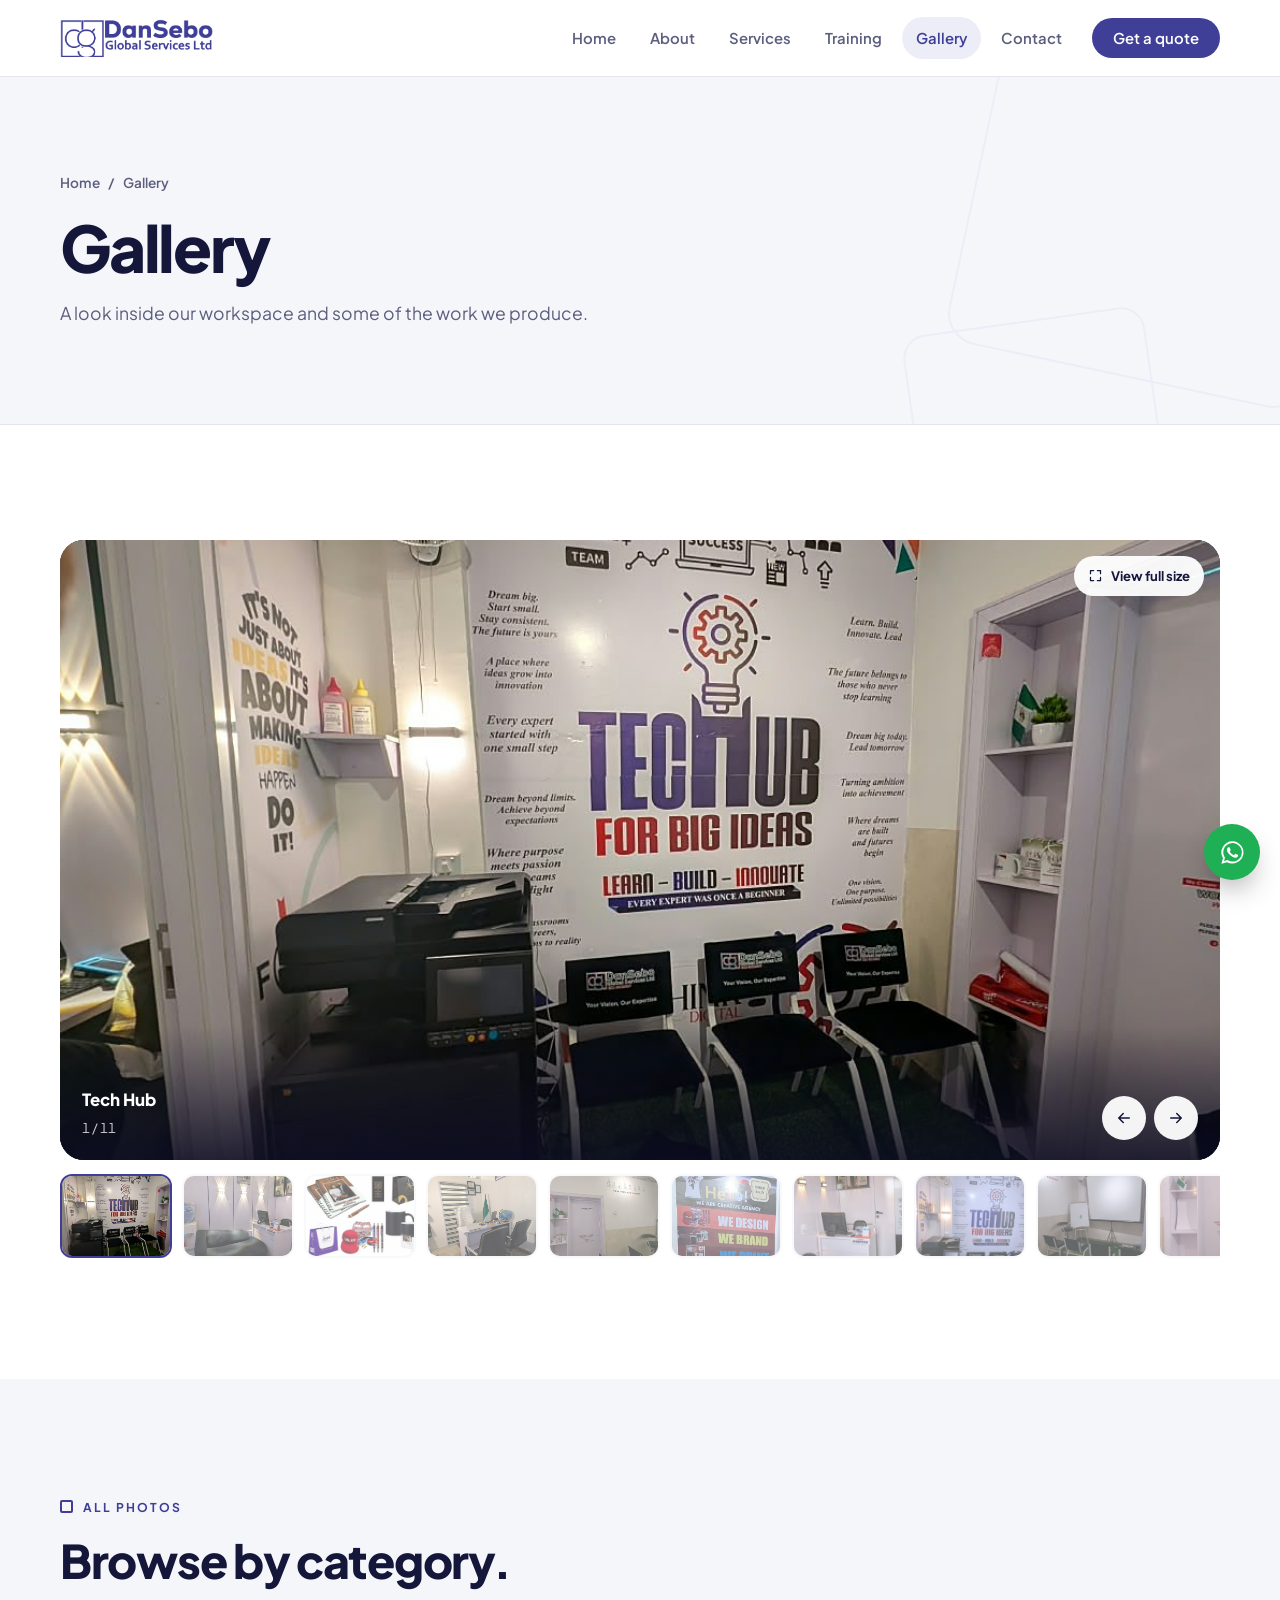
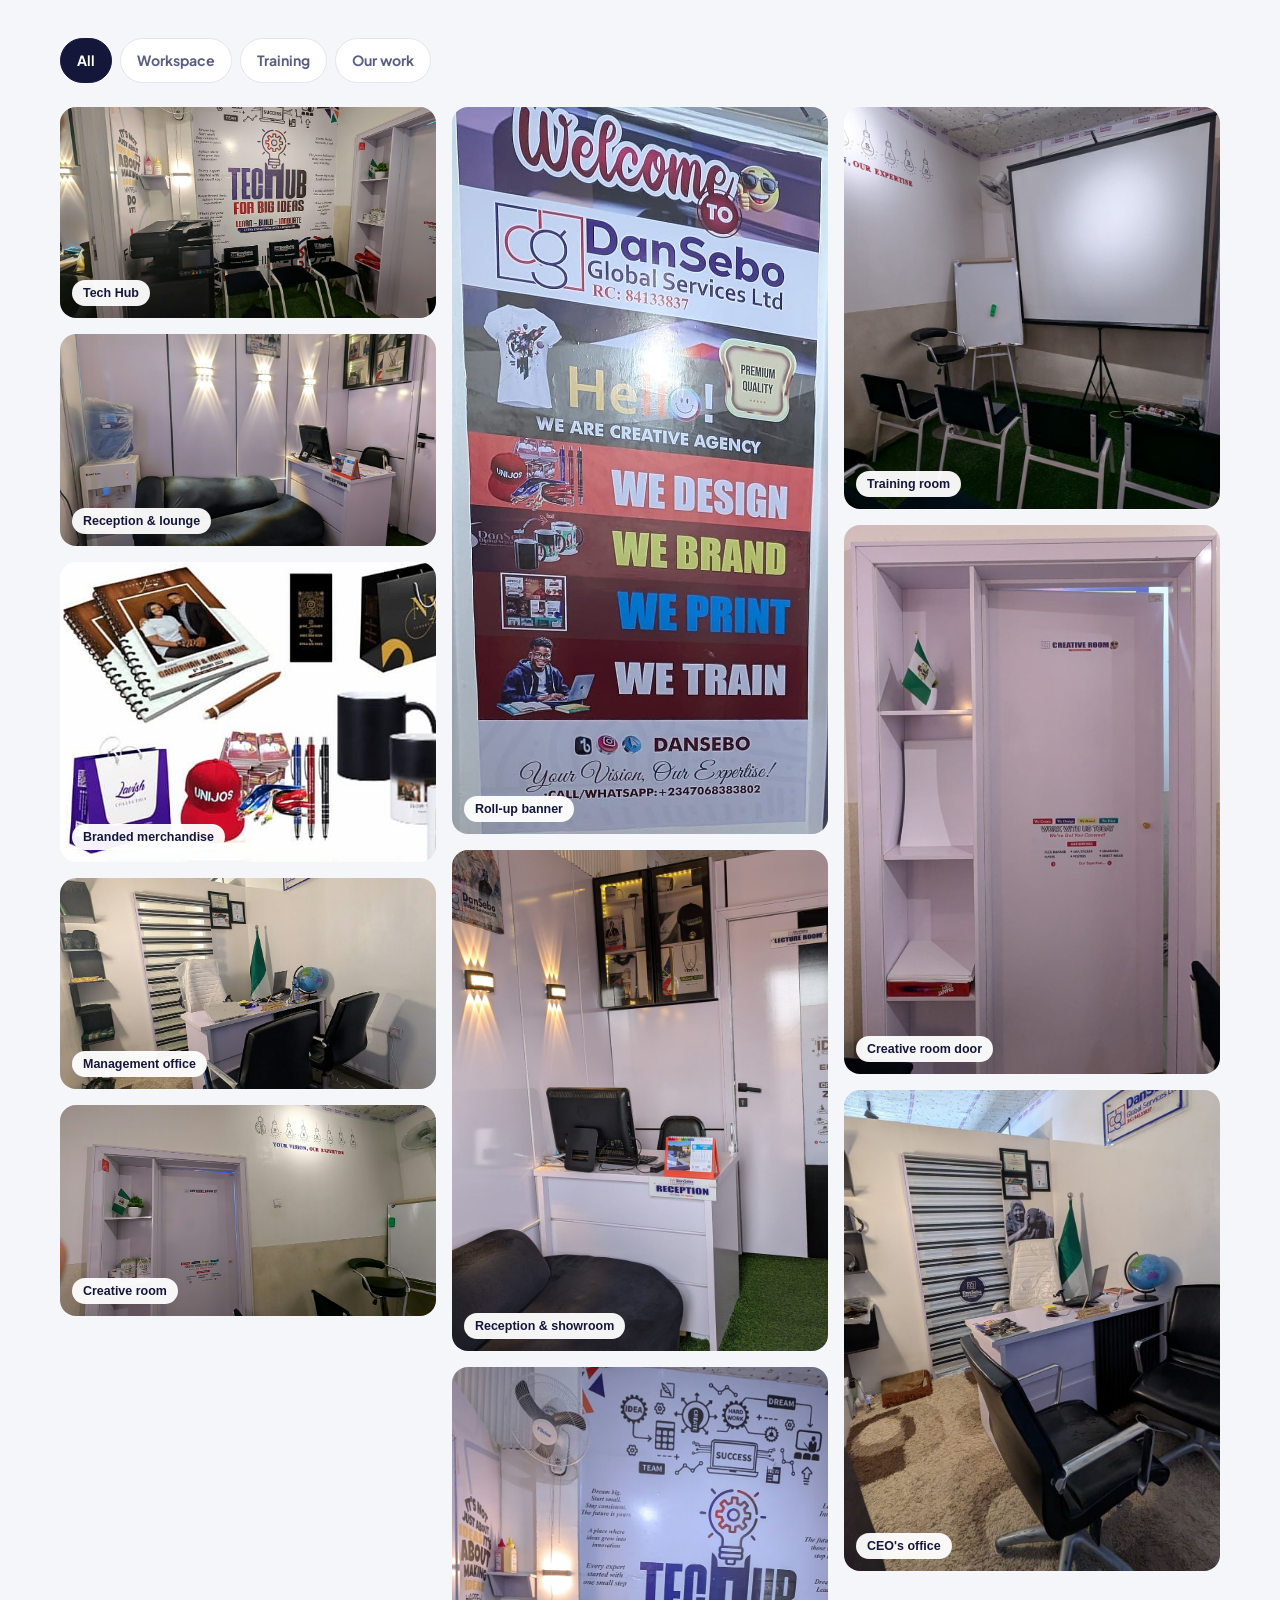
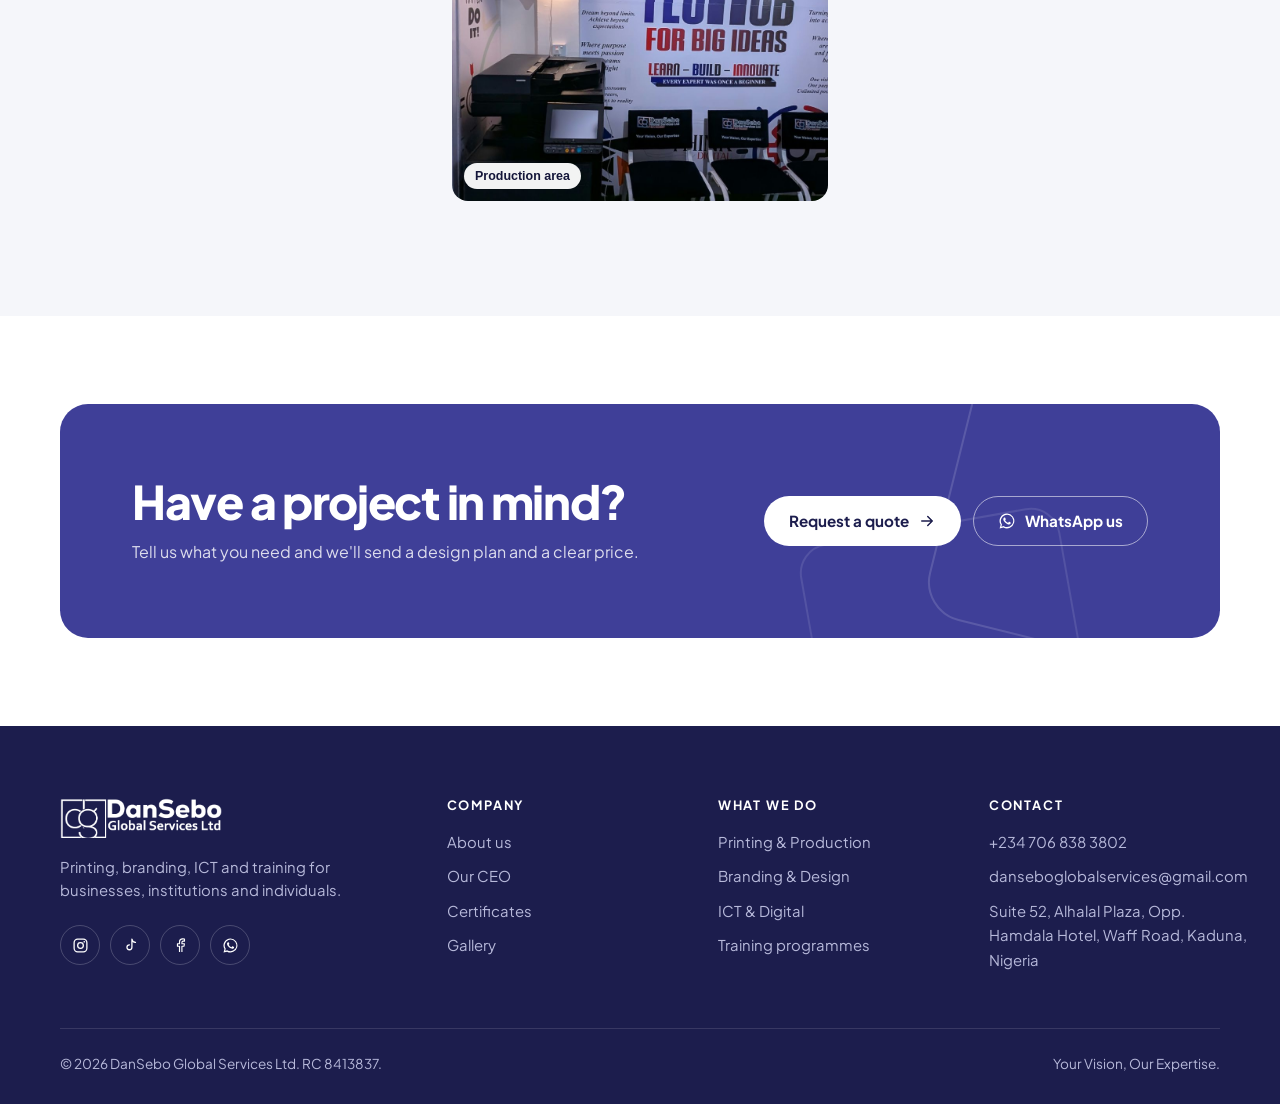
<file: gallery.html>
<!doctype html>
<html lang="en">
<head>
<meta charset="utf-8">
<meta name="viewport" content="width=device-width,initial-scale=1,viewport-fit=cover">
<title>Gallery · DanSebo Global Services</title>
<meta name="description" content="Photos of the DanSebo workspace and our work.">
<link rel="icon" type="image/png" sizes="32x32" href="/assets/favicon-32.png">
<link rel="icon" type="image/png" sizes="48x48" href="/assets/favicon-48.png">
<link rel="apple-touch-icon" href="/assets/apple-touch-icon.png">
<meta name="theme-color" content="#3F3F98">

<link rel="preconnect" href="https://fonts.googleapis.com"><link rel="preconnect" href="https://fonts.gstatic.com" crossorigin><link rel="stylesheet" href="https://fonts.googleapis.com/css2?family=Plus+Jakarta+Sans:wght@400;500;600;700;800&display=swap">
<style>:root{padding-top:env(safe-area-inset-top,0px);padding-bottom:env(safe-area-inset-bottom,0px)}</style>
<link rel="stylesheet" href="/site.css">
</head>
<body class="no-hero">
<svg width="0" height="0" style="position:absolute" aria-hidden="true">
<symbol id="i-arrow" viewBox="0 0 24 24"><path d="M5 12h14M13 6l6 6-6 6" fill="none" stroke="currentColor" stroke-width="2" stroke-linecap="round" stroke-linejoin="round"/></symbol>
<symbol id="i-x" viewBox="0 0 24 24"><path d="M6 6l12 12M18 6 6 18" fill="none" stroke="currentColor" stroke-width="2" stroke-linecap="round"/></symbol>
<symbol id="i-ext" viewBox="0 0 24 24"><path d="M7 17 17 7M9 7h8v8" fill="none" stroke="currentColor" stroke-width="2" stroke-linecap="round" stroke-linejoin="round"/></symbol>
<symbol id="i-zoom" viewBox="0 0 24 24"><path d="M4 9V4h5M20 9V4h-5M4 15v5h5M20 15v5h-5" fill="none" stroke="currentColor" stroke-width="2" stroke-linecap="round" stroke-linejoin="round"/></symbol>
<symbol id="i-check" viewBox="0 0 24 24"><path d="M4 12.5l5 5L20 6.5" fill="none" stroke="currentColor" stroke-width="2.6" stroke-linecap="round" stroke-linejoin="round"/></symbol>
<symbol id="i-wa" viewBox="0 0 24 24"><path fill="currentColor" d="M12.04 2a9.9 9.9 0 0 0-8.5 15l-1.4 5 5.1-1.34A9.9 9.9 0 1 0 12.04 2Zm0 18.1a8.2 8.2 0 0 1-4.2-1.15l-.3-.18-3.03.8.81-2.95-.2-.31a8.23 8.23 0 1 1 6.92 3.79Zm4.5-6.15c-.25-.12-1.46-.72-1.69-.8-.23-.08-.39-.12-.55.12-.17.25-.64.8-.78.97-.14.16-.29.18-.53.06a6.74 6.74 0 0 1-3.37-2.94c-.25-.44.25-.41.72-1.36.08-.16.04-.3-.02-.43-.06-.12-.55-1.33-.76-1.82-.2-.48-.4-.41-.55-.42h-.47a.9.9 0 0 0-.66.31 2.76 2.76 0 0 0-.86 2.05 4.8 4.8 0 0 0 1 2.55 11 11 0 0 0 4.2 3.7c1.56.68 2.17.73 2.95.62.48-.07 1.46-.6 1.67-1.18.2-.58.2-1.07.14-1.18-.06-.1-.22-.16-.47-.28Z"/></symbol>
<symbol id="i-phone" viewBox="0 0 24 24"><path d="M6.6 3h2.6l1.5 4.2-1.9 1.4a12 12 0 0 0 6.6 6.6l1.4-1.9 4.2 1.5v2.6A2.6 2.6 0 0 1 18.4 20 15.4 15.4 0 0 1 4 5.6 2.6 2.6 0 0 1 6.6 3Z" fill="none" stroke="currentColor" stroke-width="1.8" stroke-linejoin="round"/></symbol>
<symbol id="i-mail" viewBox="0 0 24 24"><rect x="3" y="5" width="18" height="14" rx="2" fill="none" stroke="currentColor" stroke-width="1.8"/><path d="M3.5 6.5 12 13l8.5-6.5" fill="none" stroke="currentColor" stroke-width="1.8"/></symbol>
<symbol id="i-pin" viewBox="0 0 24 24"><path d="M12 21s-7-6.2-7-11.5a7 7 0 0 1 14 0C19 14.8 12 21 12 21Z" fill="none" stroke="currentColor" stroke-width="1.8"/><circle cx="12" cy="9.5" r="2.6" fill="none" stroke="currentColor" stroke-width="1.8"/></symbol>
<symbol id="i-pinfill" viewBox="0 0 24 24"><path d="M12 22s-7.5-6.6-7.5-12.3a7.5 7.5 0 0 1 15 0C19.5 15.4 12 22 12 22Z" fill="currentColor"/><circle cx="12" cy="9.7" r="2.8" fill="#fff"/></symbol>
<symbol id="s-print" viewBox="0 0 24 24"><rect x="3" y="9" width="18" height="8" rx="1.5" fill="none" stroke="currentColor" stroke-width="1.8"/><path d="M7 9V3h10v6M7 14h10v7H7z" fill="none" stroke="currentColor" stroke-width="1.8" stroke-linejoin="round"/></symbol>
<symbol id="s-brand" viewBox="0 0 24 24"><path d="M12 2.5 21.5 12 12 21.5 2.5 12z" fill="none" stroke="currentColor" stroke-width="1.8" stroke-linejoin="round"/><path d="M12 7.5 16.5 12 12 16.5 7.5 12z" fill="currentColor"/></symbol>
<symbol id="s-ict" viewBox="0 0 24 24"><path d="m8 8-4 4 4 4M16 8l4 4-4 4M13.5 5l-3 14" fill="none" stroke="currentColor" stroke-width="1.8" stroke-linecap="round" stroke-linejoin="round"/></symbol>
<symbol id="s-train" viewBox="0 0 24 24"><path d="M2 9l10-5 10 5-10 5z" fill="none" stroke="currentColor" stroke-width="1.8" stroke-linejoin="round"/><path d="M6 11v5c0 1.5 2.7 3 6 3s6-1.5 6-3v-5" fill="none" stroke="currentColor" stroke-width="1.8"/></symbol>
<symbol id="s-mentor" viewBox="0 0 24 24"><circle cx="8" cy="7" r="3" fill="none" stroke="currentColor" stroke-width="1.8"/><circle cx="17" cy="9" r="2.3" fill="none" stroke="currentColor" stroke-width="1.8"/><path d="M2.5 20c.6-3.6 2.8-5.5 5.5-5.5s4.9 1.9 5.5 5.5M14 15c.8-.5 1.8-.8 3-.8 2.2 0 3.8 1.5 4.5 4.3" fill="none" stroke="currentColor" stroke-width="1.8" stroke-linecap="round"/></symbol>
<symbol id="s-gift" viewBox="0 0 24 24"><rect x="3" y="8" width="18" height="5" rx="1" fill="none" stroke="currentColor" stroke-width="1.8"/><path d="M5 13v8h14v-8M12 8v13M12 8c-1-3-5-4-5-1.5S11 8 12 8Zm0 0c1-3 5-4 5-1.5S13 8 12 8Z" fill="none" stroke="currentColor" stroke-width="1.8" stroke-linejoin="round"/></symbol>
<symbol id="s-layers" viewBox="0 0 24 24"><path d="m12 3 9 5-9 5-9-5z M3 13l9 5 9-5" fill="none" stroke="currentColor" stroke-width="1.8" stroke-linejoin="round"/></symbol>
<symbol id="s-eye" viewBox="0 0 24 24"><path d="M2 12s3.6-7 10-7 10 7 10 7-3.6 7-10 7S2 12 2 12Z" fill="none" stroke="currentColor" stroke-width="1.8"/><circle cx="12" cy="12" r="3" fill="none" stroke="currentColor" stroke-width="1.8"/></symbol>
<symbol id="s-clock" viewBox="0 0 24 24"><circle cx="12" cy="12" r="9" fill="none" stroke="currentColor" stroke-width="1.8"/><path d="M12 7v5l3.5 2" fill="none" stroke="currentColor" stroke-width="1.8" stroke-linecap="round"/></symbol>
<symbol id="s-tag" viewBox="0 0 24 24"><path d="M3 12V4h8l10 10-8 8z" fill="none" stroke="currentColor" stroke-width="1.8" stroke-linejoin="round"/><circle cx="7.5" cy="8.5" r="1.6" fill="currentColor"/></symbol>
<symbol id="s-team" viewBox="0 0 24 24"><circle cx="12" cy="8" r="3.2" fill="none" stroke="currentColor" stroke-width="1.8"/><path d="M5 20c.7-3.8 3.4-6 7-6s6.3 2.2 7 6" fill="none" stroke="currentColor" stroke-width="1.8" stroke-linecap="round"/></symbol>
<symbol id="s-support" viewBox="0 0 24 24"><path d="M4 13v-1a8 8 0 0 1 16 0v1" fill="none" stroke="currentColor" stroke-width="1.8"/><rect x="3" y="13" width="4" height="6" rx="1.5" fill="none" stroke="currentColor" stroke-width="1.8"/><rect x="17" y="13" width="4" height="6" rx="1.5" fill="none" stroke="currentColor" stroke-width="1.8"/></symbol>
<symbol id="s-monitor" viewBox="0 0 24 24"><rect x="3" y="4" width="18" height="12" rx="1.5" fill="none" stroke="currentColor" stroke-width="1.8"/><path d="M8 20h8M12 16v4" stroke="currentColor" stroke-width="1.8" stroke-linecap="round"/></symbol>
<symbol id="s-chart" viewBox="0 0 24 24"><path d="M3 20h18M6 20v-6M11 20V9M16 20v-9M21 20V5" fill="none" stroke="currentColor" stroke-width="1.8" stroke-linecap="round"/></symbol>
<symbol id="s-pen" viewBox="0 0 24 24"><path d="M4 20l1.5-5L15 5.5a2.1 2.1 0 0 1 3 3L8.5 18z" fill="none" stroke="currentColor" stroke-width="1.8" stroke-linejoin="round"/><path d="M13.5 7l3 3" stroke="currentColor" stroke-width="1.8"/></symbol>
<symbol id="s-kids" viewBox="0 0 24 24"><circle cx="12" cy="6" r="2.6" fill="none" stroke="currentColor" stroke-width="1.8"/><path d="M5 10l7 2 7-2M12 12v4l-3 5M12 16l3 5" fill="none" stroke="currentColor" stroke-width="1.8" stroke-linecap="round" stroke-linejoin="round"/></symbol>
<symbol id="s-globe" viewBox="0 0 24 24"><circle cx="12" cy="12" r="9" fill="none" stroke="currentColor" stroke-width="1.8"/><path d="M3 12h18M12 3c2.5 2.6 3.8 5.6 3.8 9s-1.3 6.4-3.8 9c-2.5-2.6-3.8-5.6-3.8-9S9.5 5.6 12 3Z" fill="none" stroke="currentColor" stroke-width="1.8"/></symbol>
<symbol id="s-seal" viewBox="0 0 24 24"><circle cx="12" cy="9" r="6" fill="none" stroke="currentColor" stroke-width="1.8"/><path d="m8.5 14-1.5 7 5-2.5 5 2.5-1.5-7" fill="none" stroke="currentColor" stroke-width="1.8" stroke-linejoin="round"/><path d="m9.5 9 1.8 1.8L14.8 7.5" fill="none" stroke="currentColor" stroke-width="1.8" stroke-linecap="round" stroke-linejoin="round"/></symbol>
<symbol id="s-target" viewBox="0 0 24 24"><circle cx="12" cy="12" r="9" fill="none" stroke="currentColor" stroke-width="1.8"/><circle cx="12" cy="12" r="5" fill="none" stroke="currentColor" stroke-width="1.8"/><circle cx="12" cy="12" r="1.6" fill="currentColor"/></symbol>
<symbol id="s-heart" viewBox="0 0 24 24"><path d="M12 20s-8-4.7-8-10.5A4.5 4.5 0 0 1 12 7a4.5 4.5 0 0 1 8 2.5C20 15.3 12 20 12 20Z" fill="none" stroke="currentColor" stroke-width="1.8" stroke-linejoin="round"/></symbol>
<symbol id="so-ig" viewBox="0 0 24 24"><rect x="3" y="3" width="18" height="18" rx="5" fill="none" stroke="currentColor" stroke-width="1.8"/><circle cx="12" cy="12" r="4" fill="none" stroke="currentColor" stroke-width="1.8"/><circle cx="17.3" cy="6.7" r="1.2" fill="currentColor"/></symbol>
<symbol id="so-tt" viewBox="0 0 24 24"><path d="M14 3v11.5a3.5 3.5 0 1 1-3.5-3.5M14 3c.4 2.6 2.2 4.4 5 4.6" fill="none" stroke="currentColor" stroke-width="1.8" stroke-linecap="round"/></symbol>
<symbol id="so-fb" viewBox="0 0 24 24"><path d="M14 21v-8h3l.5-3.5H14V7.6c0-1 .3-1.7 1.8-1.7h1.8V2.8A24 24 0 0 0 15 2.7c-2.6 0-4.4 1.6-4.4 4.5v2.3H7.7V13h2.9v8" fill="none" stroke="currentColor" stroke-width="1.6" stroke-linejoin="round"/></symbol>
</svg>
<header class="top">
  <div class="wrap">
    <a class="brand" href="/" aria-label="DanSebo Global Services, home">
      <img class="on-light" src="/assets/logo.png" alt="DanSebo Global Services Ltd" width="937" height="232">
      <img class="on-dark" src="/assets/logo-white.png" alt="DanSebo Global Services Ltd" width="937" height="232">
    </a>
    <button class="menu-btn" id="menuBtn" type="button" aria-label="Open menu" aria-expanded="false" aria-controls="nav"><svg width="22" height="22" viewBox="0 0 24 24" aria-hidden="true"><path d="M4 7h16M4 12h16M4 17h16" stroke="currentColor" stroke-width="2" stroke-linecap="round"/></svg></button>
    <nav class="nav" id="nav" aria-label="Main"><a href="/">Home</a><a href="/about">About</a><a href="/services">Services</a><a href="/training">Training</a><a href="/gallery" aria-current="page">Gallery</a><a href="/contact">Contact</a><a class="btn" href="/contact#quote">Get a quote</a></nav>
  </div>
</header>
<main>
<section class="page-head"><div class="wrap">
  <nav class="crumbs" aria-label="Breadcrumb"><a href="/">Home</a><span aria-hidden="true">/</span><span>Gallery</span></nav>
  <h1>Gallery</h1><p>A look inside our workspace and some of the work we produce.</p>
</div></section>
<section class="section"><div class="wrap"><div class="gs" data-auto="0">
  <div class="gs-stage" tabindex="0" role="region" aria-roledescription="carousel" aria-label="Photo gallery">
    <figure class="gs-item cover on" data-cap="Tech Hub"><img class="blur" src="/assets/hero-hub.jpg" alt="" aria-hidden="true"><img class="main" src="/assets/hero-hub.jpg" alt="The Tech Hub wall and branded seating" width="1080" height="607"></figure><figure class="gs-item cover" data-cap="Reception &amp; lounge"><img class="blur" src="/assets/hero-reception.jpg" alt="" aria-hidden="true"><img class="main" src="/assets/hero-reception.jpg" alt="Reception lounge with wall lights" width="1080" height="607" loading="lazy"></figure><figure class="gs-item" data-cap="Branded merchandise"><img class="blur" data-src="/assets/products.jpg" alt="" aria-hidden="true"><img class="main" src="/assets/products.jpg" alt="Notebooks, bags, caps, pens and mugs produced by DanSebo" width="520" height="415" loading="lazy"></figure><figure class="gs-item cover" data-cap="Management office"><img class="blur" data-src="/assets/hero-office.jpg" alt="" aria-hidden="true"><img class="main" src="/assets/hero-office.jpg" alt="Management office with the Nigerian flag and globe" width="1080" height="607" loading="lazy"></figure><figure class="gs-item cover" data-cap="Creative room"><img class="blur" data-src="/assets/hero-creative.jpg" alt="" aria-hidden="true"><img class="main" src="/assets/hero-creative.jpg" alt="Entrance to the Creative Room" width="1080" height="607" loading="lazy"></figure><figure class="gs-item" data-cap="Roll-up banner"><img class="blur" data-src="/assets/banner.jpg" alt="" aria-hidden="true"><img class="main" src="/assets/banner.jpg" alt="A DanSebo roll-up banner: We Design, We Brand, We Print, We Train" width="724" height="1400" loading="lazy"></figure><figure class="gs-item" data-cap="Reception &amp; showroom"><img class="blur" data-src="/assets/tall-reception.jpg" alt="" aria-hidden="true"><img class="main" src="/assets/tall-reception.jpg" alt="Reception desk and display cabinet of branded products" width="960" height="1280" loading="lazy"></figure><figure class="gs-item" data-cap="Production area"><img class="blur" data-src="/assets/tall-hub.jpg" alt="" aria-hidden="true"><img class="main" src="/assets/tall-hub.jpg" alt="Production printer beside the Tech Hub wall" width="960" height="1107" loading="lazy"></figure><figure class="gs-item" data-cap="Training room"><img class="blur" data-src="/assets/tall-lecture.jpg" alt="" aria-hidden="true"><img class="main" src="/assets/tall-lecture.jpg" alt="Training room with screen and flip chart" width="960" height="1027" loading="lazy"></figure><figure class="gs-item" data-cap="Creative room door"><img class="blur" data-src="/assets/tall-creative.jpg" alt="" aria-hidden="true"><img class="main" src="/assets/tall-creative.jpg" alt="Shelving and the Creative Room door" width="959" height="1400" loading="lazy"></figure><figure class="gs-item" data-cap="CEO's office"><img class="blur" data-src="/assets/tall-ceo.jpg" alt="" aria-hidden="true"><img class="main" src="/assets/tall-ceo.jpg" alt="CEO office with certificates on the wall" width="960" height="1227" loading="lazy"></figure>
    <button class="gs-zoom" type="button"><svg aria-hidden="true"><use href="#i-zoom"/></svg>View full size</button>
    <div class="gs-bar"><div class="gs-cap" aria-live="polite"><b></b><span></span></div><div class="gs-btns"><button class="g-prev flip" type="button" aria-label="Previous photo"><svg aria-hidden="true"><use href="#i-arrow"/></svg></button><button class="g-next" type="button" aria-label="Next photo"><svg aria-hidden="true"><use href="#i-arrow"/></svg></button></div></div>
  </div>
  <div class="gs-thumbs" aria-label="Choose a photo"></div>
</div></div></section>
<section class="section soft"><div class="wrap">
  <div class="head single"><div><div class="eyebrow">All photos</div><h2>Browse by category.</h2></div></div>
  <div class="filters" role="group" aria-label="Filter photos"><button type="button" data-f="all" aria-pressed="true">All</button><button type="button" data-f="workspace" aria-pressed="false">Workspace</button><button type="button" data-f="training" aria-pressed="false">Training</button><button type="button" data-f="work" aria-pressed="false">Our work</button></div>
  <div class="masonry"><button type="button" data-tag="workspace" data-cap="Tech Hub"><img src="/assets/hero-hub.jpg" alt="The Tech Hub wall and branded seating" width="1080" height="607" loading="lazy"><span>Tech Hub</span></button><button type="button" data-tag="workspace" data-cap="Reception &amp; lounge"><img src="/assets/hero-reception.jpg" alt="Reception lounge with wall lights" width="1080" height="607" loading="lazy"><span>Reception &amp; lounge</span></button><button type="button" data-tag="work" data-cap="Branded merchandise"><img src="/assets/products.jpg" alt="Notebooks, bags, caps, pens and mugs produced by DanSebo" width="520" height="415" loading="lazy"><span>Branded merchandise</span></button><button type="button" data-tag="workspace" data-cap="Management office"><img src="/assets/hero-office.jpg" alt="Management office with the Nigerian flag and globe" width="1080" height="607" loading="lazy"><span>Management office</span></button><button type="button" data-tag="workspace" data-cap="Creative room"><img src="/assets/hero-creative.jpg" alt="Entrance to the Creative Room" width="1080" height="607" loading="lazy"><span>Creative room</span></button><button type="button" data-tag="work" data-cap="Roll-up banner"><img src="/assets/banner.jpg" alt="A DanSebo roll-up banner: We Design, We Brand, We Print, We Train" width="724" height="1400" loading="lazy"><span>Roll-up banner</span></button><button type="button" data-tag="workspace" data-cap="Reception &amp; showroom"><img src="/assets/tall-reception.jpg" alt="Reception desk and display cabinet of branded products" width="960" height="1280" loading="lazy"><span>Reception &amp; showroom</span></button><button type="button" data-tag="workspace" data-cap="Production area"><img src="/assets/tall-hub.jpg" alt="Production printer beside the Tech Hub wall" width="960" height="1107" loading="lazy"><span>Production area</span></button><button type="button" data-tag="training" data-cap="Training room"><img src="/assets/tall-lecture.jpg" alt="Training room with screen and flip chart" width="960" height="1027" loading="lazy"><span>Training room</span></button><button type="button" data-tag="workspace" data-cap="Creative room door"><img src="/assets/tall-creative.jpg" alt="Shelving and the Creative Room door" width="959" height="1400" loading="lazy"><span>Creative room door</span></button><button type="button" data-tag="workspace" data-cap="CEO's office"><img src="/assets/tall-ceo.jpg" alt="CEO office with certificates on the wall" width="960" height="1227" loading="lazy"><span>CEO's office</span></button></div>
</div></section>
<section class="section tight"><div class="wrap"><div class="cta">
  <div><h2>Have a project in mind?</h2><p>Tell us what you need and we'll send a design plan and a clear price.</p></div>
  <div class="actions"><a class="btn btn-white" href="/contact#quote">Request a quote <svg aria-hidden="true"><use href="#i-arrow"/></svg></a><a class="btn btn-ghost" href="https://wa.me/2349078265699" target="_blank" rel="noopener"><svg aria-hidden="true"><use href="#i-wa"/></svg>WhatsApp us</a></div>
</div></div></section>
</main>
<footer>
  <div class="wrap">
    <div class="f-grid">
      <div class="f-brand">
        <img src="/assets/logo-white.png" alt="DanSebo Global Services Ltd" width="937" height="232" loading="lazy">
        <p>Printing, branding, ICT and training for businesses, institutions and individuals.</p>
        <div class="socials">
          <a href="https://www.instagram.com/dansebo.ng/" target="_blank" rel="noopener" aria-label="Instagram"><svg aria-hidden="true"><use href="#so-ig"/></svg></a>
          <a href="https://www.tiktok.com/@dansebo.ng" target="_blank" rel="noopener" aria-label="TikTok"><svg aria-hidden="true"><use href="#so-tt"/></svg></a>
          <a href="https://www.facebook.com/p/Dan-Sebo-Global-Services-LTD-100091279508615/" target="_blank" rel="noopener" aria-label="Facebook"><svg aria-hidden="true"><use href="#so-fb"/></svg></a>
          <a href="https://wa.me/2349078265699" target="_blank" rel="noopener" aria-label="WhatsApp"><svg aria-hidden="true"><use href="#i-wa"/></svg></a>
        </div>
      </div>
      <div><h4>Company</h4><ul><li><a href="/about">About us</a></li><li><a href="/about#ceo">Our CEO</a></li><li><a href="/about#certificates">Certificates</a></li><li><a href="/gallery">Gallery</a></li></ul></div>
      <div><h4>What we do</h4><ul><li><a href="/services#printing">Printing &amp; Production</a></li><li><a href="/services#branding">Branding &amp; Design</a></li><li><a href="/services#ict">ICT &amp; Digital</a></li><li><a href="/training">Training programmes</a></li></ul></div>
      <div><h4>Contact</h4><ul><li>+234 706 838 3802</li><li>danseboglobalservices@gmail.com</li><li>Suite 52, Alhalal Plaza, Opp. Hamdala Hotel, Waff Road, Kaduna, Nigeria</li></ul></div>
    </div>
    <div class="f-bottom"><span>© <span id="yr">2026</span> DanSebo Global Services Ltd. RC 8413837.</span><span>Your Vision, Our Expertise.</span></div>
  </div>
</footer>
<a class="float-wa" href="https://wa.me/2349078265699" target="_blank" rel="noopener" aria-label="Chat with DanSebo on WhatsApp"><svg aria-hidden="true"><use href="#i-wa"/></svg></a>
<script src="/site.js" defer></script>
</body>
</html>
</file>
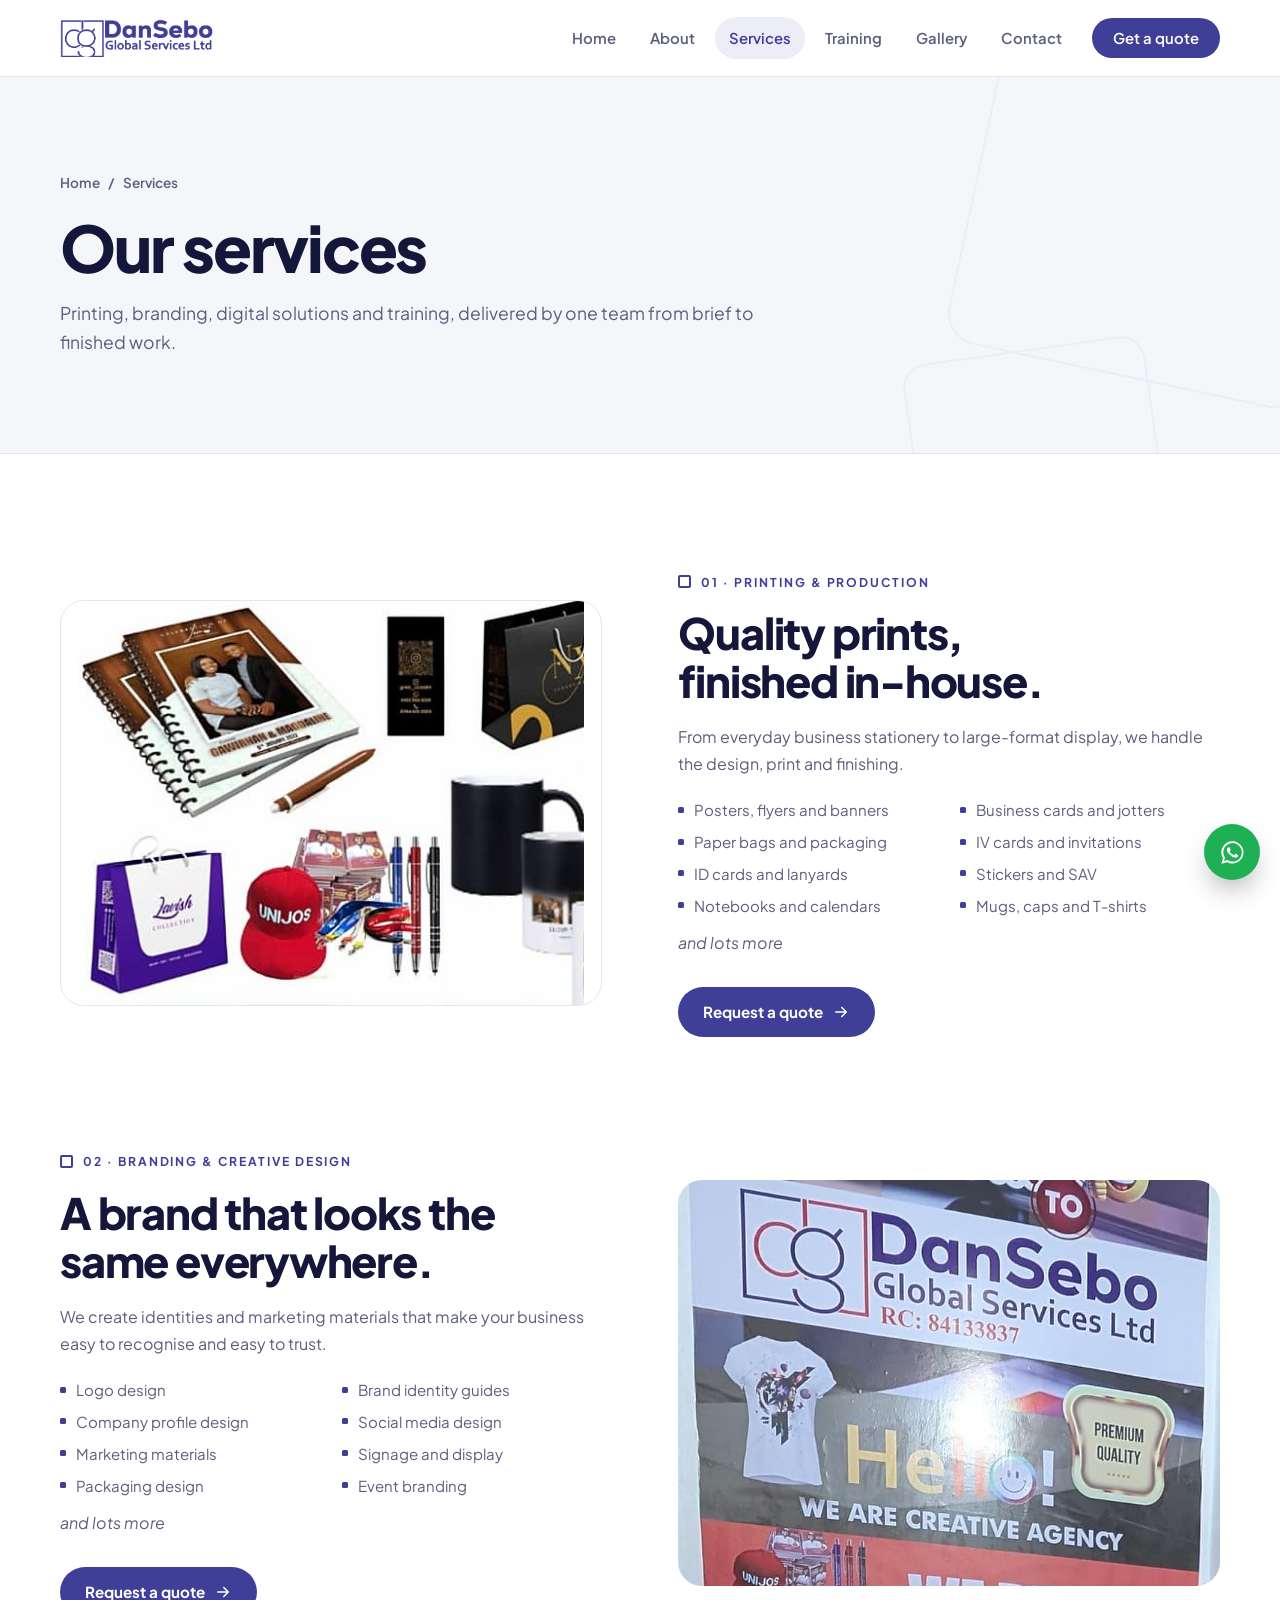
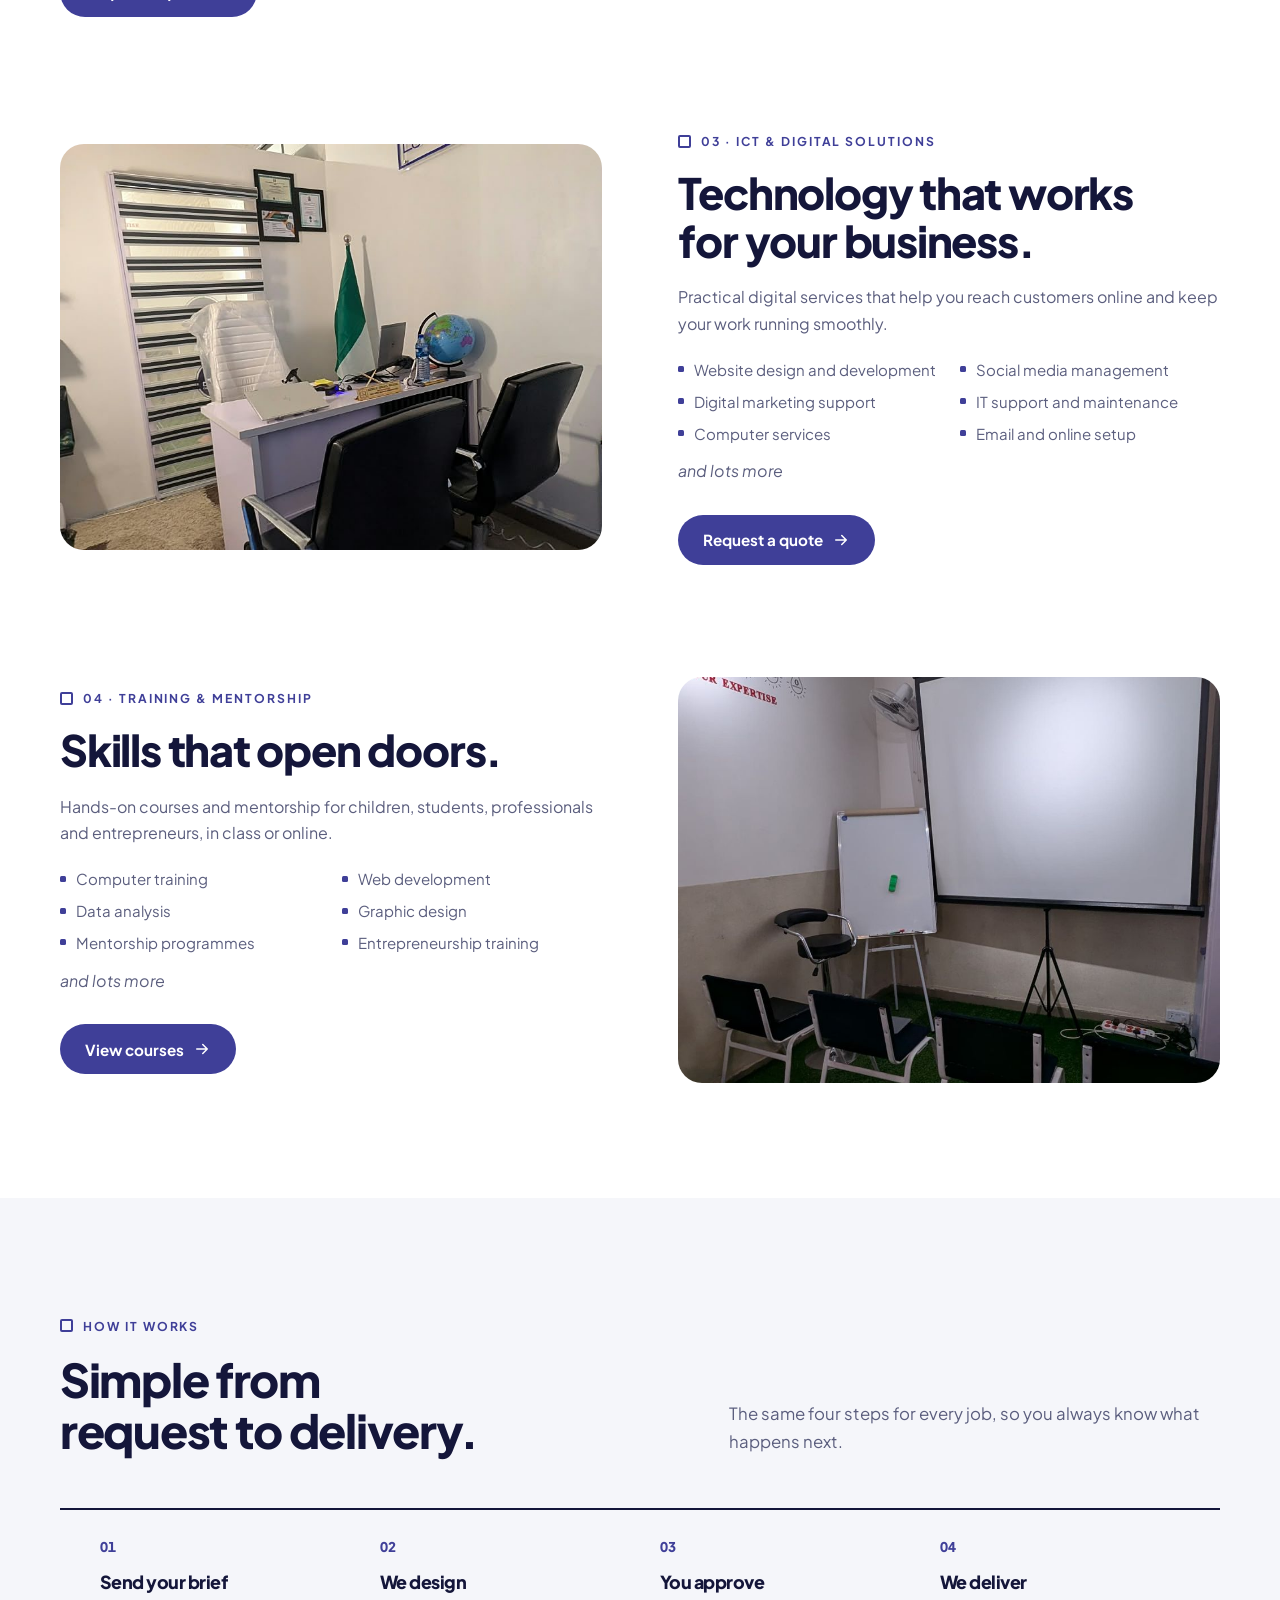
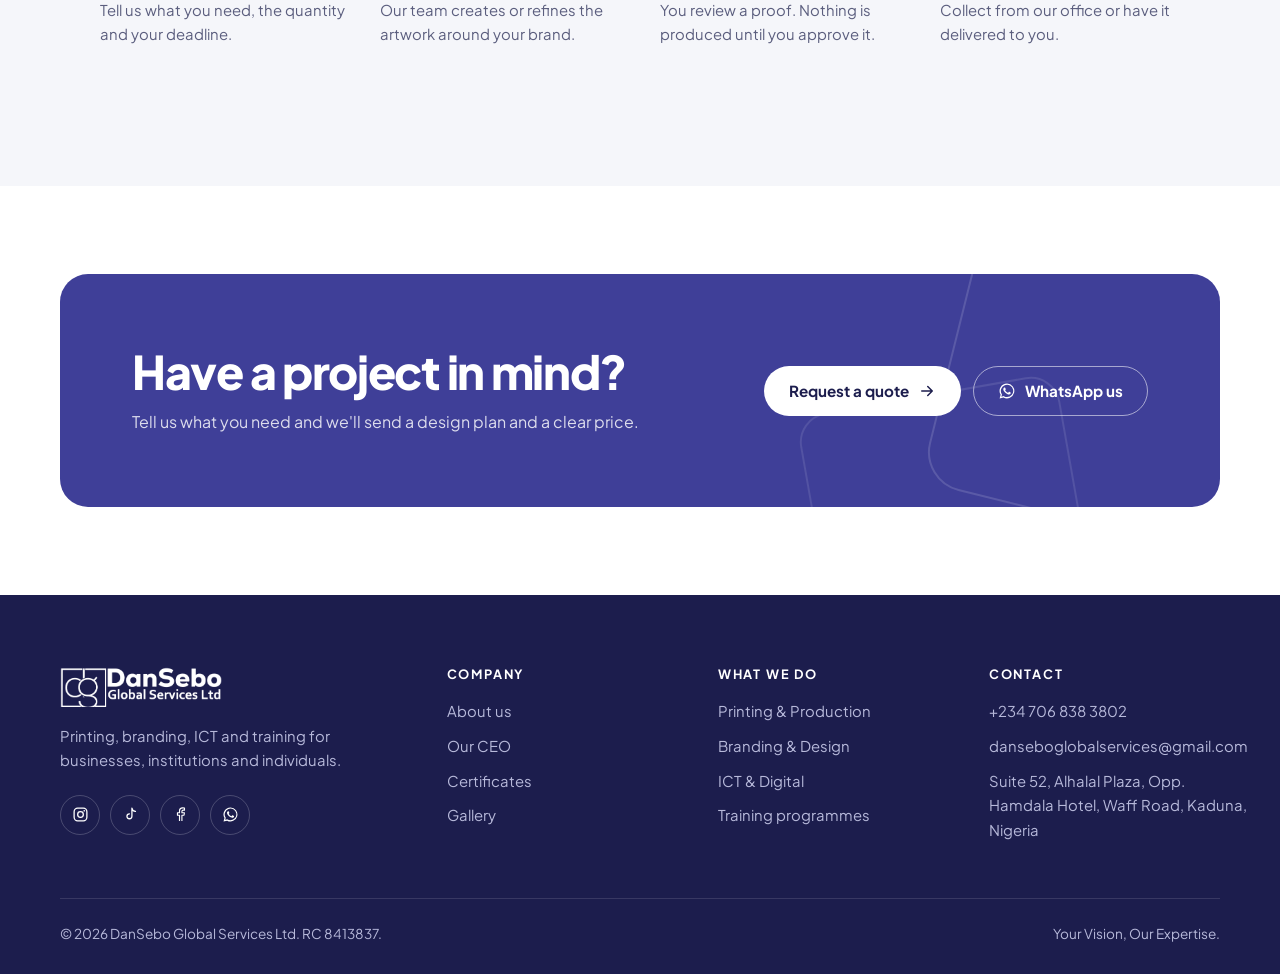
<file: services.html>
<!doctype html>
<html lang="en">
<head>
<meta charset="utf-8">
<meta name="viewport" content="width=device-width,initial-scale=1,viewport-fit=cover">
<title>Services · DanSebo Global Services</title>
<meta name="description" content="Printing, branding, ICT and training services from DanSebo.">
<link rel="icon" type="image/png" sizes="32x32" href="/assets/favicon-32.png">
<link rel="icon" type="image/png" sizes="48x48" href="/assets/favicon-48.png">
<link rel="apple-touch-icon" href="/assets/apple-touch-icon.png">
<meta name="theme-color" content="#3F3F98">

<link rel="preconnect" href="https://fonts.googleapis.com"><link rel="preconnect" href="https://fonts.gstatic.com" crossorigin><link rel="stylesheet" href="https://fonts.googleapis.com/css2?family=Plus+Jakarta+Sans:wght@400;500;600;700;800&display=swap">
<style>:root{padding-top:env(safe-area-inset-top,0px);padding-bottom:env(safe-area-inset-bottom,0px)}</style>
<link rel="stylesheet" href="/site.css">
</head>
<body class="no-hero">
<svg width="0" height="0" style="position:absolute" aria-hidden="true">
<symbol id="i-arrow" viewBox="0 0 24 24"><path d="M5 12h14M13 6l6 6-6 6" fill="none" stroke="currentColor" stroke-width="2" stroke-linecap="round" stroke-linejoin="round"/></symbol>
<symbol id="i-x" viewBox="0 0 24 24"><path d="M6 6l12 12M18 6 6 18" fill="none" stroke="currentColor" stroke-width="2" stroke-linecap="round"/></symbol>
<symbol id="i-ext" viewBox="0 0 24 24"><path d="M7 17 17 7M9 7h8v8" fill="none" stroke="currentColor" stroke-width="2" stroke-linecap="round" stroke-linejoin="round"/></symbol>
<symbol id="i-zoom" viewBox="0 0 24 24"><path d="M4 9V4h5M20 9V4h-5M4 15v5h5M20 15v5h-5" fill="none" stroke="currentColor" stroke-width="2" stroke-linecap="round" stroke-linejoin="round"/></symbol>
<symbol id="i-check" viewBox="0 0 24 24"><path d="M4 12.5l5 5L20 6.5" fill="none" stroke="currentColor" stroke-width="2.6" stroke-linecap="round" stroke-linejoin="round"/></symbol>
<symbol id="i-wa" viewBox="0 0 24 24"><path fill="currentColor" d="M12.04 2a9.9 9.9 0 0 0-8.5 15l-1.4 5 5.1-1.34A9.9 9.9 0 1 0 12.04 2Zm0 18.1a8.2 8.2 0 0 1-4.2-1.15l-.3-.18-3.03.8.81-2.95-.2-.31a8.23 8.23 0 1 1 6.92 3.79Zm4.5-6.15c-.25-.12-1.46-.72-1.69-.8-.23-.08-.39-.12-.55.12-.17.25-.64.8-.78.97-.14.16-.29.18-.53.06a6.74 6.74 0 0 1-3.37-2.94c-.25-.44.25-.41.72-1.36.08-.16.04-.3-.02-.43-.06-.12-.55-1.33-.76-1.82-.2-.48-.4-.41-.55-.42h-.47a.9.9 0 0 0-.66.31 2.76 2.76 0 0 0-.86 2.05 4.8 4.8 0 0 0 1 2.55 11 11 0 0 0 4.2 3.7c1.56.68 2.17.73 2.95.62.48-.07 1.46-.6 1.67-1.18.2-.58.2-1.07.14-1.18-.06-.1-.22-.16-.47-.28Z"/></symbol>
<symbol id="i-phone" viewBox="0 0 24 24"><path d="M6.6 3h2.6l1.5 4.2-1.9 1.4a12 12 0 0 0 6.6 6.6l1.4-1.9 4.2 1.5v2.6A2.6 2.6 0 0 1 18.4 20 15.4 15.4 0 0 1 4 5.6 2.6 2.6 0 0 1 6.6 3Z" fill="none" stroke="currentColor" stroke-width="1.8" stroke-linejoin="round"/></symbol>
<symbol id="i-mail" viewBox="0 0 24 24"><rect x="3" y="5" width="18" height="14" rx="2" fill="none" stroke="currentColor" stroke-width="1.8"/><path d="M3.5 6.5 12 13l8.5-6.5" fill="none" stroke="currentColor" stroke-width="1.8"/></symbol>
<symbol id="i-pin" viewBox="0 0 24 24"><path d="M12 21s-7-6.2-7-11.5a7 7 0 0 1 14 0C19 14.8 12 21 12 21Z" fill="none" stroke="currentColor" stroke-width="1.8"/><circle cx="12" cy="9.5" r="2.6" fill="none" stroke="currentColor" stroke-width="1.8"/></symbol>
<symbol id="i-pinfill" viewBox="0 0 24 24"><path d="M12 22s-7.5-6.6-7.5-12.3a7.5 7.5 0 0 1 15 0C19.5 15.4 12 22 12 22Z" fill="currentColor"/><circle cx="12" cy="9.7" r="2.8" fill="#fff"/></symbol>
<symbol id="s-print" viewBox="0 0 24 24"><rect x="3" y="9" width="18" height="8" rx="1.5" fill="none" stroke="currentColor" stroke-width="1.8"/><path d="M7 9V3h10v6M7 14h10v7H7z" fill="none" stroke="currentColor" stroke-width="1.8" stroke-linejoin="round"/></symbol>
<symbol id="s-brand" viewBox="0 0 24 24"><path d="M12 2.5 21.5 12 12 21.5 2.5 12z" fill="none" stroke="currentColor" stroke-width="1.8" stroke-linejoin="round"/><path d="M12 7.5 16.5 12 12 16.5 7.5 12z" fill="currentColor"/></symbol>
<symbol id="s-ict" viewBox="0 0 24 24"><path d="m8 8-4 4 4 4M16 8l4 4-4 4M13.5 5l-3 14" fill="none" stroke="currentColor" stroke-width="1.8" stroke-linecap="round" stroke-linejoin="round"/></symbol>
<symbol id="s-train" viewBox="0 0 24 24"><path d="M2 9l10-5 10 5-10 5z" fill="none" stroke="currentColor" stroke-width="1.8" stroke-linejoin="round"/><path d="M6 11v5c0 1.5 2.7 3 6 3s6-1.5 6-3v-5" fill="none" stroke="currentColor" stroke-width="1.8"/></symbol>
<symbol id="s-mentor" viewBox="0 0 24 24"><circle cx="8" cy="7" r="3" fill="none" stroke="currentColor" stroke-width="1.8"/><circle cx="17" cy="9" r="2.3" fill="none" stroke="currentColor" stroke-width="1.8"/><path d="M2.5 20c.6-3.6 2.8-5.5 5.5-5.5s4.9 1.9 5.5 5.5M14 15c.8-.5 1.8-.8 3-.8 2.2 0 3.8 1.5 4.5 4.3" fill="none" stroke="currentColor" stroke-width="1.8" stroke-linecap="round"/></symbol>
<symbol id="s-gift" viewBox="0 0 24 24"><rect x="3" y="8" width="18" height="5" rx="1" fill="none" stroke="currentColor" stroke-width="1.8"/><path d="M5 13v8h14v-8M12 8v13M12 8c-1-3-5-4-5-1.5S11 8 12 8Zm0 0c1-3 5-4 5-1.5S13 8 12 8Z" fill="none" stroke="currentColor" stroke-width="1.8" stroke-linejoin="round"/></symbol>
<symbol id="s-layers" viewBox="0 0 24 24"><path d="m12 3 9 5-9 5-9-5z M3 13l9 5 9-5" fill="none" stroke="currentColor" stroke-width="1.8" stroke-linejoin="round"/></symbol>
<symbol id="s-eye" viewBox="0 0 24 24"><path d="M2 12s3.6-7 10-7 10 7 10 7-3.6 7-10 7S2 12 2 12Z" fill="none" stroke="currentColor" stroke-width="1.8"/><circle cx="12" cy="12" r="3" fill="none" stroke="currentColor" stroke-width="1.8"/></symbol>
<symbol id="s-clock" viewBox="0 0 24 24"><circle cx="12" cy="12" r="9" fill="none" stroke="currentColor" stroke-width="1.8"/><path d="M12 7v5l3.5 2" fill="none" stroke="currentColor" stroke-width="1.8" stroke-linecap="round"/></symbol>
<symbol id="s-tag" viewBox="0 0 24 24"><path d="M3 12V4h8l10 10-8 8z" fill="none" stroke="currentColor" stroke-width="1.8" stroke-linejoin="round"/><circle cx="7.5" cy="8.5" r="1.6" fill="currentColor"/></symbol>
<symbol id="s-team" viewBox="0 0 24 24"><circle cx="12" cy="8" r="3.2" fill="none" stroke="currentColor" stroke-width="1.8"/><path d="M5 20c.7-3.8 3.4-6 7-6s6.3 2.2 7 6" fill="none" stroke="currentColor" stroke-width="1.8" stroke-linecap="round"/></symbol>
<symbol id="s-support" viewBox="0 0 24 24"><path d="M4 13v-1a8 8 0 0 1 16 0v1" fill="none" stroke="currentColor" stroke-width="1.8"/><rect x="3" y="13" width="4" height="6" rx="1.5" fill="none" stroke="currentColor" stroke-width="1.8"/><rect x="17" y="13" width="4" height="6" rx="1.5" fill="none" stroke="currentColor" stroke-width="1.8"/></symbol>
<symbol id="s-monitor" viewBox="0 0 24 24"><rect x="3" y="4" width="18" height="12" rx="1.5" fill="none" stroke="currentColor" stroke-width="1.8"/><path d="M8 20h8M12 16v4" stroke="currentColor" stroke-width="1.8" stroke-linecap="round"/></symbol>
<symbol id="s-chart" viewBox="0 0 24 24"><path d="M3 20h18M6 20v-6M11 20V9M16 20v-9M21 20V5" fill="none" stroke="currentColor" stroke-width="1.8" stroke-linecap="round"/></symbol>
<symbol id="s-pen" viewBox="0 0 24 24"><path d="M4 20l1.5-5L15 5.5a2.1 2.1 0 0 1 3 3L8.5 18z" fill="none" stroke="currentColor" stroke-width="1.8" stroke-linejoin="round"/><path d="M13.5 7l3 3" stroke="currentColor" stroke-width="1.8"/></symbol>
<symbol id="s-kids" viewBox="0 0 24 24"><circle cx="12" cy="6" r="2.6" fill="none" stroke="currentColor" stroke-width="1.8"/><path d="M5 10l7 2 7-2M12 12v4l-3 5M12 16l3 5" fill="none" stroke="currentColor" stroke-width="1.8" stroke-linecap="round" stroke-linejoin="round"/></symbol>
<symbol id="s-globe" viewBox="0 0 24 24"><circle cx="12" cy="12" r="9" fill="none" stroke="currentColor" stroke-width="1.8"/><path d="M3 12h18M12 3c2.5 2.6 3.8 5.6 3.8 9s-1.3 6.4-3.8 9c-2.5-2.6-3.8-5.6-3.8-9S9.5 5.6 12 3Z" fill="none" stroke="currentColor" stroke-width="1.8"/></symbol>
<symbol id="s-seal" viewBox="0 0 24 24"><circle cx="12" cy="9" r="6" fill="none" stroke="currentColor" stroke-width="1.8"/><path d="m8.5 14-1.5 7 5-2.5 5 2.5-1.5-7" fill="none" stroke="currentColor" stroke-width="1.8" stroke-linejoin="round"/><path d="m9.5 9 1.8 1.8L14.8 7.5" fill="none" stroke="currentColor" stroke-width="1.8" stroke-linecap="round" stroke-linejoin="round"/></symbol>
<symbol id="s-target" viewBox="0 0 24 24"><circle cx="12" cy="12" r="9" fill="none" stroke="currentColor" stroke-width="1.8"/><circle cx="12" cy="12" r="5" fill="none" stroke="currentColor" stroke-width="1.8"/><circle cx="12" cy="12" r="1.6" fill="currentColor"/></symbol>
<symbol id="s-heart" viewBox="0 0 24 24"><path d="M12 20s-8-4.7-8-10.5A4.5 4.5 0 0 1 12 7a4.5 4.5 0 0 1 8 2.5C20 15.3 12 20 12 20Z" fill="none" stroke="currentColor" stroke-width="1.8" stroke-linejoin="round"/></symbol>
<symbol id="so-ig" viewBox="0 0 24 24"><rect x="3" y="3" width="18" height="18" rx="5" fill="none" stroke="currentColor" stroke-width="1.8"/><circle cx="12" cy="12" r="4" fill="none" stroke="currentColor" stroke-width="1.8"/><circle cx="17.3" cy="6.7" r="1.2" fill="currentColor"/></symbol>
<symbol id="so-tt" viewBox="0 0 24 24"><path d="M14 3v11.5a3.5 3.5 0 1 1-3.5-3.5M14 3c.4 2.6 2.2 4.4 5 4.6" fill="none" stroke="currentColor" stroke-width="1.8" stroke-linecap="round"/></symbol>
<symbol id="so-fb" viewBox="0 0 24 24"><path d="M14 21v-8h3l.5-3.5H14V7.6c0-1 .3-1.7 1.8-1.7h1.8V2.8A24 24 0 0 0 15 2.7c-2.6 0-4.4 1.6-4.4 4.5v2.3H7.7V13h2.9v8" fill="none" stroke="currentColor" stroke-width="1.6" stroke-linejoin="round"/></symbol>
</svg>
<header class="top">
  <div class="wrap">
    <a class="brand" href="/" aria-label="DanSebo Global Services, home">
      <img class="on-light" src="/assets/logo.png" alt="DanSebo Global Services Ltd" width="937" height="232">
      <img class="on-dark" src="/assets/logo-white.png" alt="DanSebo Global Services Ltd" width="937" height="232">
    </a>
    <button class="menu-btn" id="menuBtn" type="button" aria-label="Open menu" aria-expanded="false" aria-controls="nav"><svg width="22" height="22" viewBox="0 0 24 24" aria-hidden="true"><path d="M4 7h16M4 12h16M4 17h16" stroke="currentColor" stroke-width="2" stroke-linecap="round"/></svg></button>
    <nav class="nav" id="nav" aria-label="Main"><a href="/">Home</a><a href="/about">About</a><a href="/services" aria-current="page">Services</a><a href="/training">Training</a><a href="/gallery">Gallery</a><a href="/contact">Contact</a><a class="btn" href="/contact#quote">Get a quote</a></nav>
  </div>
</header>
<main>
<section class="page-head"><div class="wrap">
  <nav class="crumbs" aria-label="Breadcrumb"><a href="/">Home</a><span aria-hidden="true">/</span><span>Services</span></nav>
  <h1>Our services</h1><p>Printing, branding, digital solutions and training, delivered by one team from brief to finished work.</p>
</div></section>
<section class="section"><div class="wrap"><div class="split svc-detail" id="printing">
  <div class="split-media contain"><img src="/assets/products.jpg" alt="Printing and Production at DanSebo" loading="lazy"></div>
  <div><div class="eyebrow">01 · Printing &amp; Production</div><h2>Quality prints, finished in-house.</h2><div class="body"><p>From everyday business stationery to large-format display, we handle the design, print and finishing.</p></div><ul class="ticks"><li>Posters, flyers and banners</li><li>Business cards and jotters</li><li>Paper bags and packaging</li><li>IV cards and invitations</li><li>ID cards and lanyards</li><li>Stickers and SAV</li><li>Notebooks and calendars</li><li>Mugs, caps and T-shirts</li></ul><p style="color:var(--muted);margin-top:14px;font-style:italic">and lots more</p><div class="actions"><a class="btn btn-primary" href="/contact#printing">Request a quote <svg aria-hidden="true"><use href="#i-arrow"/></svg></a></div></div>
</div><div class="split svc-detail rev" id="branding">
  <div class="split-media"><img src="/assets/banner.jpg" alt="Branding and Creative Design at DanSebo" loading="lazy" style="object-position:center 20%"></div>
  <div><div class="eyebrow">02 · Branding &amp; Creative Design</div><h2>A brand that looks the same everywhere.</h2><div class="body"><p>We create identities and marketing materials that make your business easy to recognise and easy to trust.</p></div><ul class="ticks"><li>Logo design</li><li>Brand identity guides</li><li>Company profile design</li><li>Social media design</li><li>Marketing materials</li><li>Signage and display</li><li>Packaging design</li><li>Event branding</li></ul><p style="color:var(--muted);margin-top:14px;font-style:italic">and lots more</p><div class="actions"><a class="btn btn-primary" href="/contact#branding">Request a quote <svg aria-hidden="true"><use href="#i-arrow"/></svg></a></div></div>
</div><div class="split svc-detail" id="ict">
  <div class="split-media"><img src="/assets/hero-office.jpg" alt="ICT and Digital Solutions at DanSebo" loading="lazy"></div>
  <div><div class="eyebrow">03 · ICT &amp; Digital Solutions</div><h2>Technology that works for your business.</h2><div class="body"><p>Practical digital services that help you reach customers online and keep your work running smoothly.</p></div><ul class="ticks"><li>Website design and development</li><li>Social media management</li><li>Digital marketing support</li><li>IT support and maintenance</li><li>Computer services</li><li>Email and online setup</li></ul><p style="color:var(--muted);margin-top:14px;font-style:italic">and lots more</p><div class="actions"><a class="btn btn-primary" href="/contact#ict">Request a quote <svg aria-hidden="true"><use href="#i-arrow"/></svg></a></div></div>
</div><div class="split svc-detail rev" id="training">
  <div class="split-media"><img src="/assets/tall-lecture.jpg" alt="Training and Mentorship at DanSebo" loading="lazy"></div>
  <div><div class="eyebrow">04 · Training &amp; Mentorship</div><h2>Skills that open doors.</h2><div class="body"><p>Hands-on courses and mentorship for children, students, professionals and entrepreneurs, in class or online.</p></div><ul class="ticks"><li>Computer training</li><li>Web development</li><li>Data analysis</li><li>Graphic design</li><li>Mentorship programmes</li><li>Entrepreneurship training</li></ul><p style="color:var(--muted);margin-top:14px;font-style:italic">and lots more</p><div class="actions"><a class="btn btn-primary" href="/training">View courses <svg aria-hidden="true"><use href="#i-arrow"/></svg></a></div></div>
</div></div></section>
<section class="section soft"><div class="wrap">
  <div class="head"><div><div class="eyebrow">How it works</div><h2>Simple from request to delivery.</h2></div><p>The same four steps for every job, so you always know what happens next.</p></div>
  <ol class="steps"><li><h3>Send your brief</h3><p>Tell us what you need, the quantity and your deadline.</p></li><li><h3>We design</h3><p>Our team creates or refines the artwork around your brand.</p></li><li><h3>You approve</h3><p>You review a proof. Nothing is produced until you approve it.</p></li><li><h3>We deliver</h3><p>Collect from our office or have it delivered to you.</p></li></ol>
</div></section>
<section class="section tight"><div class="wrap"><div class="cta">
  <div><h2>Have a project in mind?</h2><p>Tell us what you need and we'll send a design plan and a clear price.</p></div>
  <div class="actions"><a class="btn btn-white" href="/contact#quote">Request a quote <svg aria-hidden="true"><use href="#i-arrow"/></svg></a><a class="btn btn-ghost" href="https://wa.me/2349078265699" target="_blank" rel="noopener"><svg aria-hidden="true"><use href="#i-wa"/></svg>WhatsApp us</a></div>
</div></div></section>
</main>
<footer>
  <div class="wrap">
    <div class="f-grid">
      <div class="f-brand">
        <img src="/assets/logo-white.png" alt="DanSebo Global Services Ltd" width="937" height="232" loading="lazy">
        <p>Printing, branding, ICT and training for businesses, institutions and individuals.</p>
        <div class="socials">
          <a href="https://www.instagram.com/dansebo.ng/" target="_blank" rel="noopener" aria-label="Instagram"><svg aria-hidden="true"><use href="#so-ig"/></svg></a>
          <a href="https://www.tiktok.com/@dansebo.ng" target="_blank" rel="noopener" aria-label="TikTok"><svg aria-hidden="true"><use href="#so-tt"/></svg></a>
          <a href="https://www.facebook.com/p/Dan-Sebo-Global-Services-LTD-100091279508615/" target="_blank" rel="noopener" aria-label="Facebook"><svg aria-hidden="true"><use href="#so-fb"/></svg></a>
          <a href="https://wa.me/2349078265699" target="_blank" rel="noopener" aria-label="WhatsApp"><svg aria-hidden="true"><use href="#i-wa"/></svg></a>
        </div>
      </div>
      <div><h4>Company</h4><ul><li><a href="/about">About us</a></li><li><a href="/about#ceo">Our CEO</a></li><li><a href="/about#certificates">Certificates</a></li><li><a href="/gallery">Gallery</a></li></ul></div>
      <div><h4>What we do</h4><ul><li><a href="/services#printing">Printing &amp; Production</a></li><li><a href="/services#branding">Branding &amp; Design</a></li><li><a href="/services#ict">ICT &amp; Digital</a></li><li><a href="/training">Training programmes</a></li></ul></div>
      <div><h4>Contact</h4><ul><li>+234 706 838 3802</li><li>danseboglobalservices@gmail.com</li><li>Suite 52, Alhalal Plaza, Opp. Hamdala Hotel, Waff Road, Kaduna, Nigeria</li></ul></div>
    </div>
    <div class="f-bottom"><span>© <span id="yr">2026</span> DanSebo Global Services Ltd. RC 8413837.</span><span>Your Vision, Our Expertise.</span></div>
  </div>
</footer>
<a class="float-wa" href="https://wa.me/2349078265699" target="_blank" rel="noopener" aria-label="Chat with DanSebo on WhatsApp"><svg aria-hidden="true"><use href="#i-wa"/></svg></a>
<script src="/site.js" defer></script>
</body>
</html>
</file>
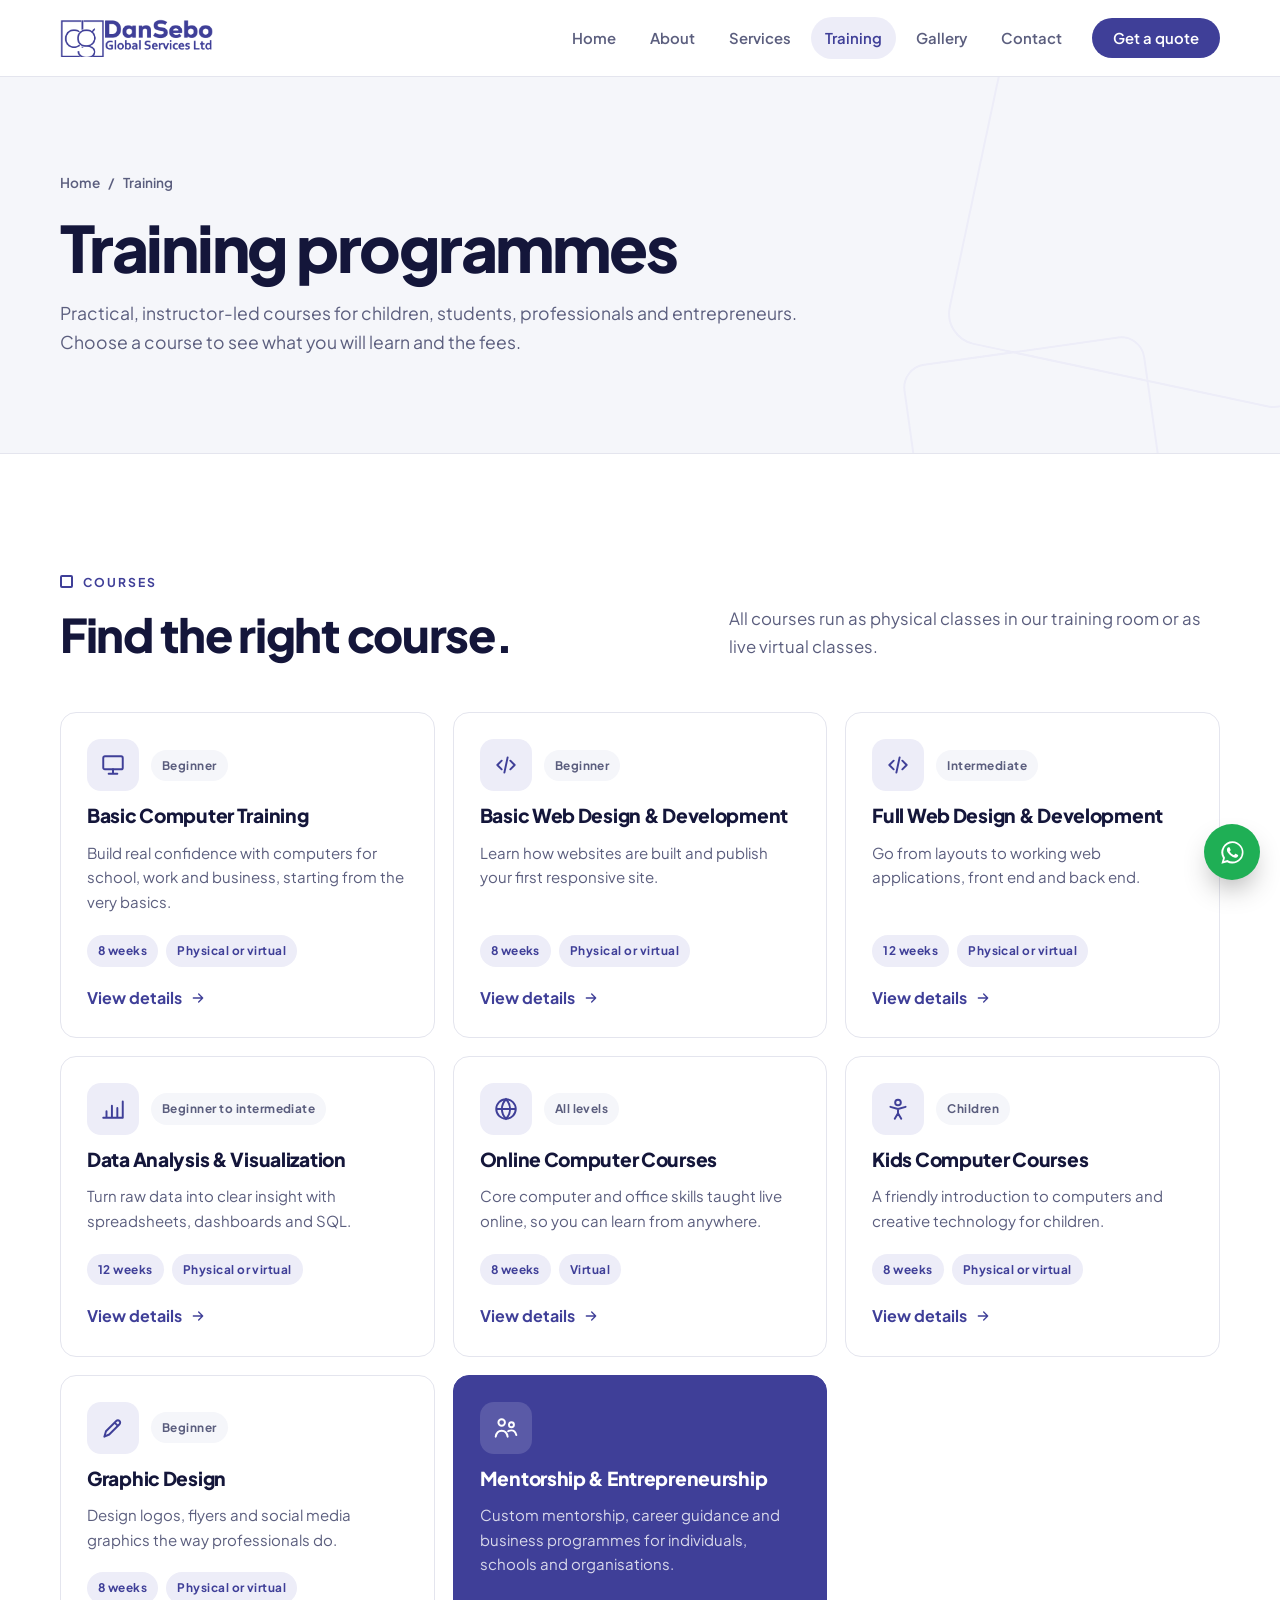
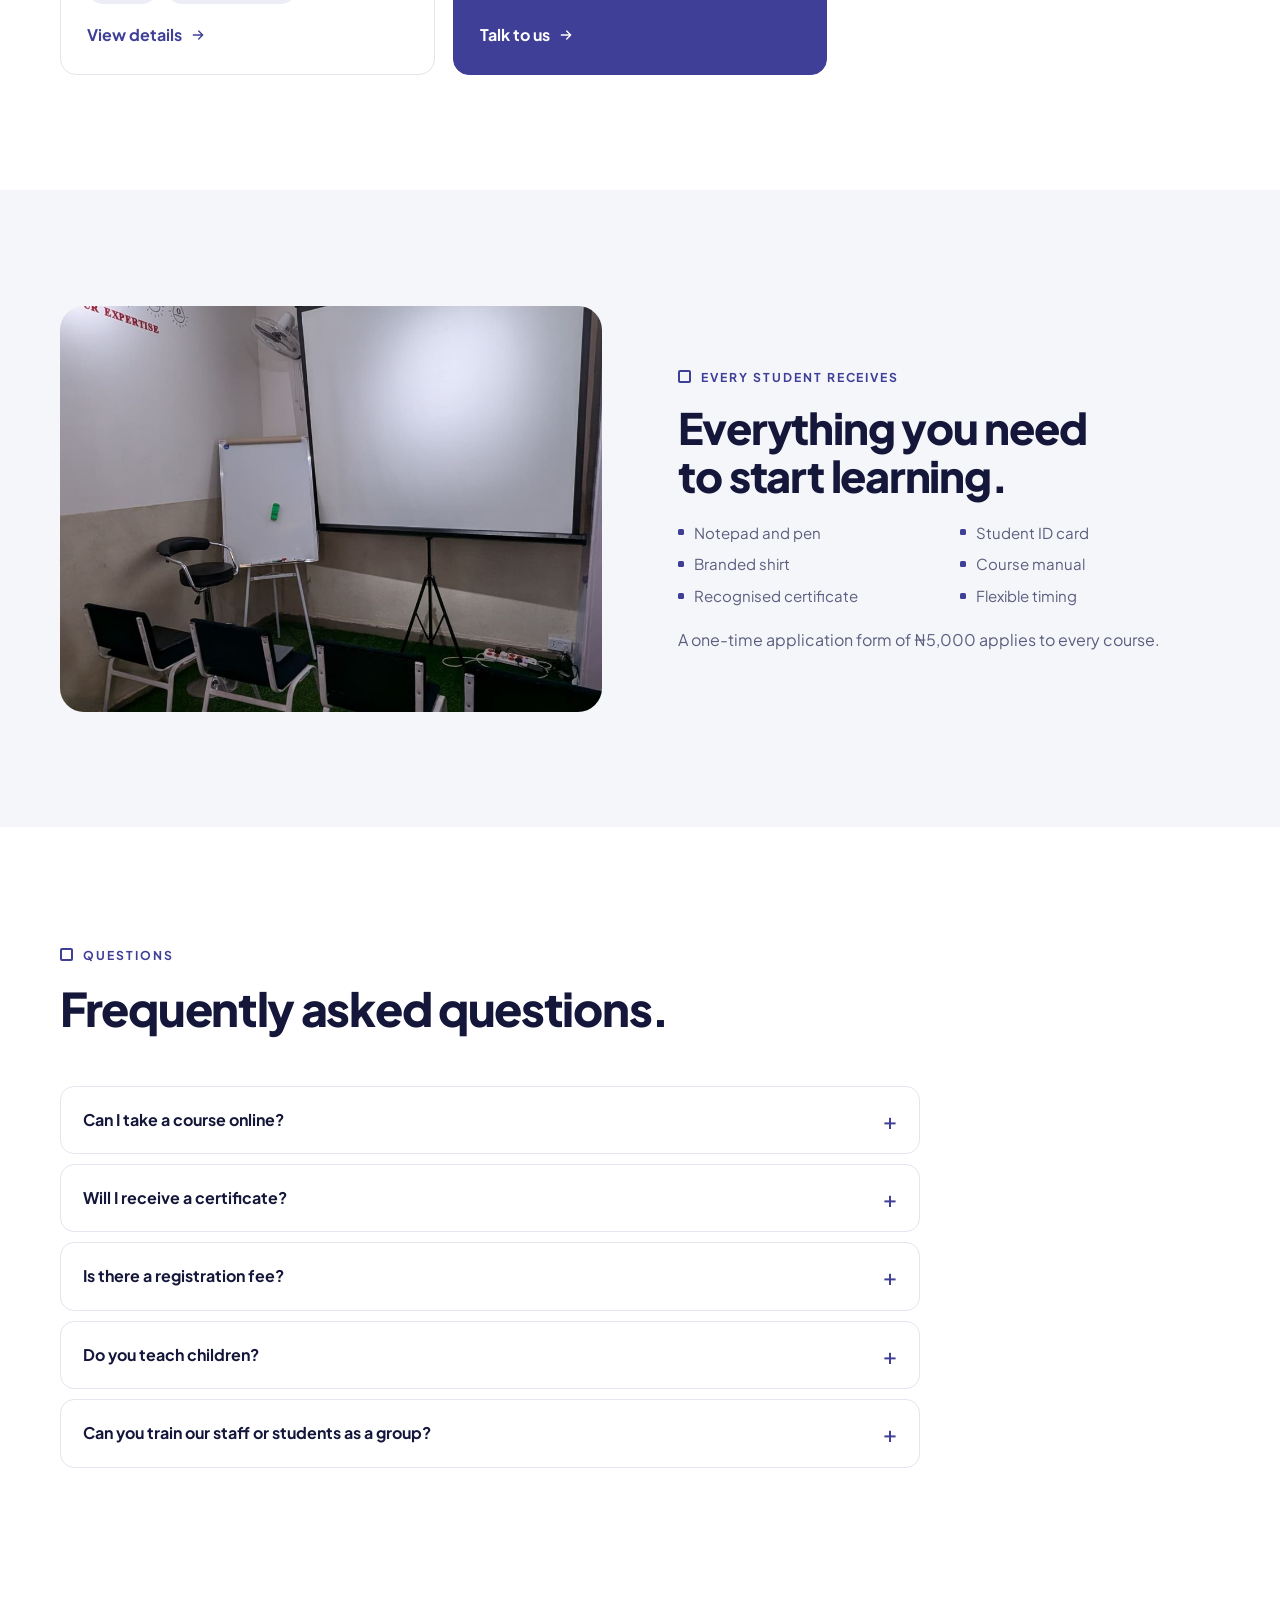
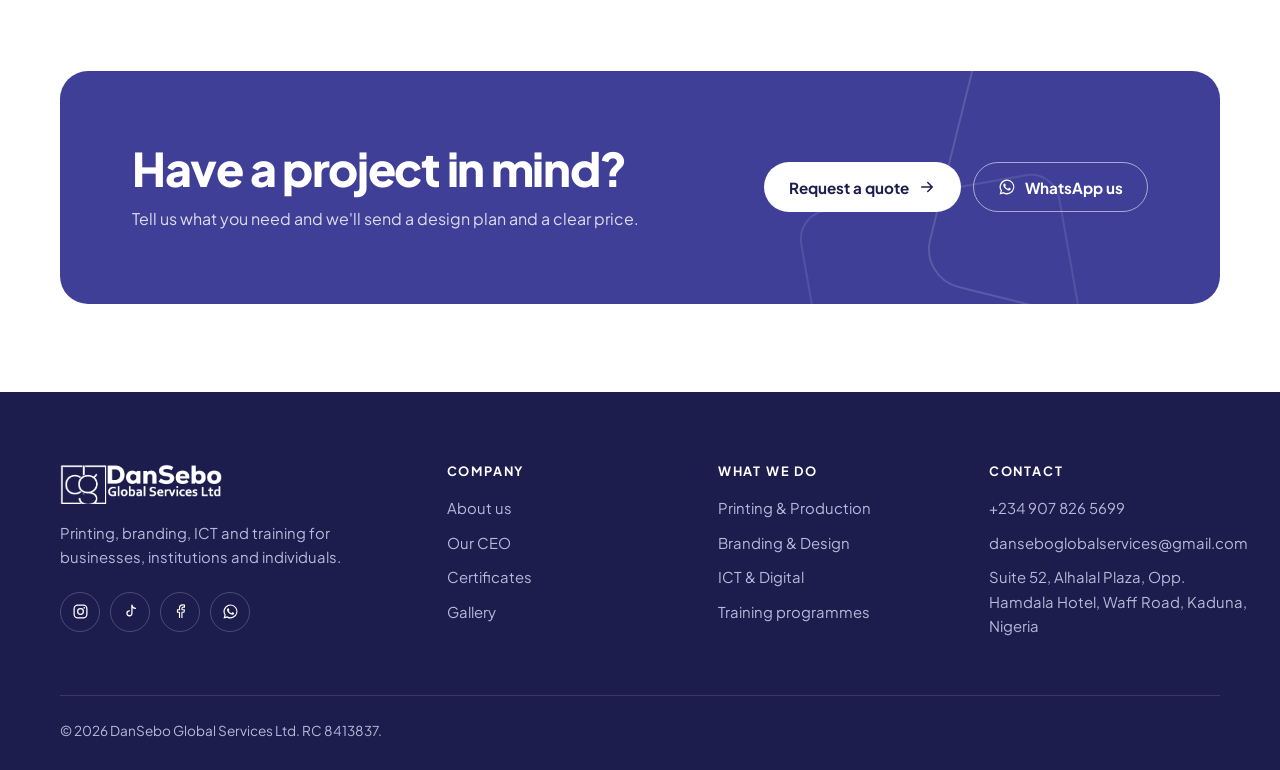
<file: training.html>
<!doctype html>
<html lang="en">
<head>
<meta charset="utf-8">
<meta name="viewport" content="width=device-width,initial-scale=1,viewport-fit=cover">
<title>Training · DanSebo Global Services</title>
<meta name="description" content="Computer, web, data and design courses from DanSebo.">
<link rel="icon" type="image/png" sizes="32x32" href="/assets/favicon-32.png">
<link rel="icon" type="image/png" sizes="48x48" href="/assets/favicon-48.png">
<link rel="apple-touch-icon" href="/assets/apple-touch-icon.png">
<meta name="theme-color" content="#3F3F98">

<link rel="preconnect" href="https://fonts.googleapis.com"><link rel="preconnect" href="https://fonts.gstatic.com" crossorigin><link rel="stylesheet" href="https://fonts.googleapis.com/css2?family=Plus+Jakarta+Sans:wght@400;500;600;700;800&display=swap">
<style>:root{padding-top:env(safe-area-inset-top,0px);padding-bottom:env(safe-area-inset-bottom,0px)}</style>
<link rel="stylesheet" href="/site.css">
</head>
<body class="no-hero">
<svg width="0" height="0" style="position:absolute" aria-hidden="true">
<symbol id="i-arrow" viewBox="0 0 24 24"><path d="M5 12h14M13 6l6 6-6 6" fill="none" stroke="currentColor" stroke-width="2" stroke-linecap="round" stroke-linejoin="round"/></symbol>
<symbol id="i-x" viewBox="0 0 24 24"><path d="M6 6l12 12M18 6 6 18" fill="none" stroke="currentColor" stroke-width="2" stroke-linecap="round"/></symbol>
<symbol id="i-ext" viewBox="0 0 24 24"><path d="M7 17 17 7M9 7h8v8" fill="none" stroke="currentColor" stroke-width="2" stroke-linecap="round" stroke-linejoin="round"/></symbol>
<symbol id="i-zoom" viewBox="0 0 24 24"><path d="M4 9V4h5M20 9V4h-5M4 15v5h5M20 15v5h-5" fill="none" stroke="currentColor" stroke-width="2" stroke-linecap="round" stroke-linejoin="round"/></symbol>
<symbol id="i-check" viewBox="0 0 24 24"><path d="M4 12.5l5 5L20 6.5" fill="none" stroke="currentColor" stroke-width="2.6" stroke-linecap="round" stroke-linejoin="round"/></symbol>
<symbol id="i-wa" viewBox="0 0 24 24"><path fill="currentColor" d="M12.04 2a9.9 9.9 0 0 0-8.5 15l-1.4 5 5.1-1.34A9.9 9.9 0 1 0 12.04 2Zm0 18.1a8.2 8.2 0 0 1-4.2-1.15l-.3-.18-3.03.8.81-2.95-.2-.31a8.23 8.23 0 1 1 6.92 3.79Zm4.5-6.15c-.25-.12-1.46-.72-1.69-.8-.23-.08-.39-.12-.55.12-.17.25-.64.8-.78.97-.14.16-.29.18-.53.06a6.74 6.74 0 0 1-3.37-2.94c-.25-.44.25-.41.72-1.36.08-.16.04-.3-.02-.43-.06-.12-.55-1.33-.76-1.82-.2-.48-.4-.41-.55-.42h-.47a.9.9 0 0 0-.66.31 2.76 2.76 0 0 0-.86 2.05 4.8 4.8 0 0 0 1 2.55 11 11 0 0 0 4.2 3.7c1.56.68 2.17.73 2.95.62.48-.07 1.46-.6 1.67-1.18.2-.58.2-1.07.14-1.18-.06-.1-.22-.16-.47-.28Z"/></symbol>
<symbol id="i-phone" viewBox="0 0 24 24"><path d="M6.6 3h2.6l1.5 4.2-1.9 1.4a12 12 0 0 0 6.6 6.6l1.4-1.9 4.2 1.5v2.6A2.6 2.6 0 0 1 18.4 20 15.4 15.4 0 0 1 4 5.6 2.6 2.6 0 0 1 6.6 3Z" fill="none" stroke="currentColor" stroke-width="1.8" stroke-linejoin="round"/></symbol>
<symbol id="i-mail" viewBox="0 0 24 24"><rect x="3" y="5" width="18" height="14" rx="2" fill="none" stroke="currentColor" stroke-width="1.8"/><path d="M3.5 6.5 12 13l8.5-6.5" fill="none" stroke="currentColor" stroke-width="1.8"/></symbol>
<symbol id="i-pin" viewBox="0 0 24 24"><path d="M12 21s-7-6.2-7-11.5a7 7 0 0 1 14 0C19 14.8 12 21 12 21Z" fill="none" stroke="currentColor" stroke-width="1.8"/><circle cx="12" cy="9.5" r="2.6" fill="none" stroke="currentColor" stroke-width="1.8"/></symbol>
<symbol id="i-pinfill" viewBox="0 0 24 24"><path d="M12 22s-7.5-6.6-7.5-12.3a7.5 7.5 0 0 1 15 0C19.5 15.4 12 22 12 22Z" fill="currentColor"/><circle cx="12" cy="9.7" r="2.8" fill="#fff"/></symbol>
<symbol id="s-print" viewBox="0 0 24 24"><rect x="3" y="9" width="18" height="8" rx="1.5" fill="none" stroke="currentColor" stroke-width="1.8"/><path d="M7 9V3h10v6M7 14h10v7H7z" fill="none" stroke="currentColor" stroke-width="1.8" stroke-linejoin="round"/></symbol>
<symbol id="s-brand" viewBox="0 0 24 24"><path d="M12 2.5 21.5 12 12 21.5 2.5 12z" fill="none" stroke="currentColor" stroke-width="1.8" stroke-linejoin="round"/><path d="M12 7.5 16.5 12 12 16.5 7.5 12z" fill="currentColor"/></symbol>
<symbol id="s-ict" viewBox="0 0 24 24"><path d="m8 8-4 4 4 4M16 8l4 4-4 4M13.5 5l-3 14" fill="none" stroke="currentColor" stroke-width="1.8" stroke-linecap="round" stroke-linejoin="round"/></symbol>
<symbol id="s-train" viewBox="0 0 24 24"><path d="M2 9l10-5 10 5-10 5z" fill="none" stroke="currentColor" stroke-width="1.8" stroke-linejoin="round"/><path d="M6 11v5c0 1.5 2.7 3 6 3s6-1.5 6-3v-5" fill="none" stroke="currentColor" stroke-width="1.8"/></symbol>
<symbol id="s-mentor" viewBox="0 0 24 24"><circle cx="8" cy="7" r="3" fill="none" stroke="currentColor" stroke-width="1.8"/><circle cx="17" cy="9" r="2.3" fill="none" stroke="currentColor" stroke-width="1.8"/><path d="M2.5 20c.6-3.6 2.8-5.5 5.5-5.5s4.9 1.9 5.5 5.5M14 15c.8-.5 1.8-.8 3-.8 2.2 0 3.8 1.5 4.5 4.3" fill="none" stroke="currentColor" stroke-width="1.8" stroke-linecap="round"/></symbol>
<symbol id="s-gift" viewBox="0 0 24 24"><rect x="3" y="8" width="18" height="5" rx="1" fill="none" stroke="currentColor" stroke-width="1.8"/><path d="M5 13v8h14v-8M12 8v13M12 8c-1-3-5-4-5-1.5S11 8 12 8Zm0 0c1-3 5-4 5-1.5S13 8 12 8Z" fill="none" stroke="currentColor" stroke-width="1.8" stroke-linejoin="round"/></symbol>
<symbol id="s-layers" viewBox="0 0 24 24"><path d="m12 3 9 5-9 5-9-5z M3 13l9 5 9-5" fill="none" stroke="currentColor" stroke-width="1.8" stroke-linejoin="round"/></symbol>
<symbol id="s-eye" viewBox="0 0 24 24"><path d="M2 12s3.6-7 10-7 10 7 10 7-3.6 7-10 7S2 12 2 12Z" fill="none" stroke="currentColor" stroke-width="1.8"/><circle cx="12" cy="12" r="3" fill="none" stroke="currentColor" stroke-width="1.8"/></symbol>
<symbol id="s-clock" viewBox="0 0 24 24"><circle cx="12" cy="12" r="9" fill="none" stroke="currentColor" stroke-width="1.8"/><path d="M12 7v5l3.5 2" fill="none" stroke="currentColor" stroke-width="1.8" stroke-linecap="round"/></symbol>
<symbol id="s-tag" viewBox="0 0 24 24"><path d="M3 12V4h8l10 10-8 8z" fill="none" stroke="currentColor" stroke-width="1.8" stroke-linejoin="round"/><circle cx="7.5" cy="8.5" r="1.6" fill="currentColor"/></symbol>
<symbol id="s-team" viewBox="0 0 24 24"><circle cx="12" cy="8" r="3.2" fill="none" stroke="currentColor" stroke-width="1.8"/><path d="M5 20c.7-3.8 3.4-6 7-6s6.3 2.2 7 6" fill="none" stroke="currentColor" stroke-width="1.8" stroke-linecap="round"/></symbol>
<symbol id="s-support" viewBox="0 0 24 24"><path d="M4 13v-1a8 8 0 0 1 16 0v1" fill="none" stroke="currentColor" stroke-width="1.8"/><rect x="3" y="13" width="4" height="6" rx="1.5" fill="none" stroke="currentColor" stroke-width="1.8"/><rect x="17" y="13" width="4" height="6" rx="1.5" fill="none" stroke="currentColor" stroke-width="1.8"/></symbol>
<symbol id="s-monitor" viewBox="0 0 24 24"><rect x="3" y="4" width="18" height="12" rx="1.5" fill="none" stroke="currentColor" stroke-width="1.8"/><path d="M8 20h8M12 16v4" stroke="currentColor" stroke-width="1.8" stroke-linecap="round"/></symbol>
<symbol id="s-chart" viewBox="0 0 24 24"><path d="M3 20h18M6 20v-6M11 20V9M16 20v-9M21 20V5" fill="none" stroke="currentColor" stroke-width="1.8" stroke-linecap="round"/></symbol>
<symbol id="s-pen" viewBox="0 0 24 24"><path d="M4 20l1.5-5L15 5.5a2.1 2.1 0 0 1 3 3L8.5 18z" fill="none" stroke="currentColor" stroke-width="1.8" stroke-linejoin="round"/><path d="M13.5 7l3 3" stroke="currentColor" stroke-width="1.8"/></symbol>
<symbol id="s-kids" viewBox="0 0 24 24"><circle cx="12" cy="6" r="2.6" fill="none" stroke="currentColor" stroke-width="1.8"/><path d="M5 10l7 2 7-2M12 12v4l-3 5M12 16l3 5" fill="none" stroke="currentColor" stroke-width="1.8" stroke-linecap="round" stroke-linejoin="round"/></symbol>
<symbol id="s-globe" viewBox="0 0 24 24"><circle cx="12" cy="12" r="9" fill="none" stroke="currentColor" stroke-width="1.8"/><path d="M3 12h18M12 3c2.5 2.6 3.8 5.6 3.8 9s-1.3 6.4-3.8 9c-2.5-2.6-3.8-5.6-3.8-9S9.5 5.6 12 3Z" fill="none" stroke="currentColor" stroke-width="1.8"/></symbol>
<symbol id="s-seal" viewBox="0 0 24 24"><circle cx="12" cy="9" r="6" fill="none" stroke="currentColor" stroke-width="1.8"/><path d="m8.5 14-1.5 7 5-2.5 5 2.5-1.5-7" fill="none" stroke="currentColor" stroke-width="1.8" stroke-linejoin="round"/><path d="m9.5 9 1.8 1.8L14.8 7.5" fill="none" stroke="currentColor" stroke-width="1.8" stroke-linecap="round" stroke-linejoin="round"/></symbol>
<symbol id="s-target" viewBox="0 0 24 24"><circle cx="12" cy="12" r="9" fill="none" stroke="currentColor" stroke-width="1.8"/><circle cx="12" cy="12" r="5" fill="none" stroke="currentColor" stroke-width="1.8"/><circle cx="12" cy="12" r="1.6" fill="currentColor"/></symbol>
<symbol id="s-heart" viewBox="0 0 24 24"><path d="M12 20s-8-4.7-8-10.5A4.5 4.5 0 0 1 12 7a4.5 4.5 0 0 1 8 2.5C20 15.3 12 20 12 20Z" fill="none" stroke="currentColor" stroke-width="1.8" stroke-linejoin="round"/></symbol>
<symbol id="so-ig" viewBox="0 0 24 24"><rect x="3" y="3" width="18" height="18" rx="5" fill="none" stroke="currentColor" stroke-width="1.8"/><circle cx="12" cy="12" r="4" fill="none" stroke="currentColor" stroke-width="1.8"/><circle cx="17.3" cy="6.7" r="1.2" fill="currentColor"/></symbol>
<symbol id="so-tt" viewBox="0 0 24 24"><path d="M14 3v11.5a3.5 3.5 0 1 1-3.5-3.5M14 3c.4 2.6 2.2 4.4 5 4.6" fill="none" stroke="currentColor" stroke-width="1.8" stroke-linecap="round"/></symbol>
<symbol id="so-fb" viewBox="0 0 24 24"><path d="M14 21v-8h3l.5-3.5H14V7.6c0-1 .3-1.7 1.8-1.7h1.8V2.8A24 24 0 0 0 15 2.7c-2.6 0-4.4 1.6-4.4 4.5v2.3H7.7V13h2.9v8" fill="none" stroke="currentColor" stroke-width="1.6" stroke-linejoin="round"/></symbol>
</svg>
<header class="top">
  <div class="wrap">
    <a class="brand" href="/" aria-label="DanSebo Global Services, home">
      <img class="on-light" src="/assets/logo.png" alt="DanSebo Global Services Ltd" width="937" height="232">
      <img class="on-dark" src="/assets/logo-white.png" alt="DanSebo Global Services Ltd" width="937" height="232">
    </a>
    <button class="menu-btn" id="menuBtn" type="button" aria-label="Open menu" aria-expanded="false" aria-controls="nav"><svg width="22" height="22" viewBox="0 0 24 24" aria-hidden="true"><path d="M4 7h16M4 12h16M4 17h16" stroke="currentColor" stroke-width="2" stroke-linecap="round"/></svg></button>
    <nav class="nav" id="nav" aria-label="Main"><a href="/">Home</a><a href="/about">About</a><a href="/services">Services</a><a href="/training" aria-current="page">Training</a><a href="/gallery">Gallery</a><a href="/contact">Contact</a><a class="btn" href="/contact#quote">Get a quote</a></nav>
  </div>
</header>
<main>
<section class="page-head"><div class="wrap">
  <nav class="crumbs" aria-label="Breadcrumb"><a href="/">Home</a><span aria-hidden="true">/</span><span>Training</span></nav>
  <h1>Training programmes</h1><p>Practical, instructor-led courses for children, students, professionals and entrepreneurs. Choose a course to see what you will learn and the fees.</p>
</div></section>
<section class="section"><div class="wrap">
  <div class="head"><div><div class="eyebrow">Courses</div><h2>Find the right course.</h2></div><p>All courses run as physical classes in our training room or as live virtual classes.</p></div>
  <div class="course-grid"><button class="course" type="button" data-course="basic-computer" aria-haspopup="dialog">
  <div class="course-top"><span class="ic"><svg aria-hidden="true"><use href="#s-monitor"/></svg></span><span class="chip grey">Beginner</span></div>
  <h3>Basic Computer Training</h3><p>Build real confidence with computers for school, work and business, starting from the very basics.</p>
  <div class="meta"><span class="chip">8 weeks</span><span class="chip">Physical or virtual</span></div>
  <span class="link">View details <svg aria-hidden="true"><use href="#i-arrow"/></svg></span>
</button><button class="course" type="button" data-course="web-basic" aria-haspopup="dialog">
  <div class="course-top"><span class="ic"><svg aria-hidden="true"><use href="#s-ict"/></svg></span><span class="chip grey">Beginner</span></div>
  <h3>Basic Web Design &amp; Development</h3><p>Learn how websites are built and publish your first responsive site.</p>
  <div class="meta"><span class="chip">8 weeks</span><span class="chip">Physical or virtual</span></div>
  <span class="link">View details <svg aria-hidden="true"><use href="#i-arrow"/></svg></span>
</button><button class="course" type="button" data-course="web-full" aria-haspopup="dialog">
  <div class="course-top"><span class="ic"><svg aria-hidden="true"><use href="#s-ict"/></svg></span><span class="chip grey">Intermediate</span></div>
  <h3>Full Web Design &amp; Development</h3><p>Go from layouts to working web applications, front end and back end.</p>
  <div class="meta"><span class="chip">12 weeks</span><span class="chip">Physical or virtual</span></div>
  <span class="link">View details <svg aria-hidden="true"><use href="#i-arrow"/></svg></span>
</button><button class="course" type="button" data-course="data" aria-haspopup="dialog">
  <div class="course-top"><span class="ic"><svg aria-hidden="true"><use href="#s-chart"/></svg></span><span class="chip grey">Beginner to intermediate</span></div>
  <h3>Data Analysis &amp; Visualization</h3><p>Turn raw data into clear insight with spreadsheets, dashboards and SQL.</p>
  <div class="meta"><span class="chip">12 weeks</span><span class="chip">Physical or virtual</span></div>
  <span class="link">View details <svg aria-hidden="true"><use href="#i-arrow"/></svg></span>
</button><button class="course" type="button" data-course="online" aria-haspopup="dialog">
  <div class="course-top"><span class="ic"><svg aria-hidden="true"><use href="#s-globe"/></svg></span><span class="chip grey">All levels</span></div>
  <h3>Online Computer Courses</h3><p>Core computer and office skills taught live online, so you can learn from anywhere.</p>
  <div class="meta"><span class="chip">8 weeks</span><span class="chip">Virtual</span></div>
  <span class="link">View details <svg aria-hidden="true"><use href="#i-arrow"/></svg></span>
</button><button class="course" type="button" data-course="kids" aria-haspopup="dialog">
  <div class="course-top"><span class="ic"><svg aria-hidden="true"><use href="#s-kids"/></svg></span><span class="chip grey">Children</span></div>
  <h3>Kids Computer Courses</h3><p>A friendly introduction to computers and creative technology for children.</p>
  <div class="meta"><span class="chip">8 weeks</span><span class="chip">Physical or virtual</span></div>
  <span class="link">View details <svg aria-hidden="true"><use href="#i-arrow"/></svg></span>
</button><button class="course" type="button" data-course="graphic" aria-haspopup="dialog">
  <div class="course-top"><span class="ic"><svg aria-hidden="true"><use href="#s-pen"/></svg></span><span class="chip grey">Beginner</span></div>
  <h3>Graphic Design</h3><p>Design logos, flyers and social media graphics the way professionals do.</p>
  <div class="meta"><span class="chip">8 weeks</span><span class="chip">Physical or virtual</span></div>
  <span class="link">View details <svg aria-hidden="true"><use href="#i-arrow"/></svg></span>
</button><a class="course alt" href="/contact#training" style="text-decoration:none">
  <div class="course-top"><span class="ic"><svg aria-hidden="true"><use href="#s-mentor"/></svg></span></div>
  <h3>Mentorship &amp; Entrepreneurship</h3><p>Custom mentorship, career guidance and business programmes for individuals, schools and organisations.</p>
  <span class="link" style="margin-top:auto">Talk to us <svg aria-hidden="true"><use href="#i-arrow"/></svg></span>
</a></div>
</div></section>
<section class="section soft"><div class="wrap split">
  <div class="split-media"><img src="/assets/tall-lecture.jpg" alt="DanSebo training room" width="960" height="1027" loading="lazy"></div>
  <div><div class="eyebrow">Every student receives</div><h2>Everything you need to start learning.</h2>
  <ul class="ticks" style="grid-template-columns:1fr 1fr"><li>Notepad and pen</li><li>Student ID card</li><li>Branded shirt</li><li>Course manual</li><li>Recognised certificate</li><li>Flexible timing</li></ul>
  <div class="body"><p>A one-time application form of ₦5,000 applies to every course.</p></div></div>
</div></section>
<section class="section"><div class="wrap">
  <div class="head single"><div><div class="eyebrow">Questions</div><h2>Frequently asked questions.</h2></div></div>
  <div class="faq">
    <details><summary>Can I take a course online?</summary><p>Yes. Every course is available as a live virtual class, and the Online Computer Courses programme is designed to be taken entirely online.</p></details>
    <details><summary>Will I receive a certificate?</summary><p>Yes. Every student who completes a course receives a recognised certificate.</p></details>
    <details><summary>Is there a registration fee?</summary><p>Yes. A one-time application form of ₦5,000 applies when you register for any course.</p></details>
    <details><summary>Do you teach children?</summary><p>Yes. Our Kids Computer Courses introduce children to computers, creativity tools and simple coding.</p></details>
    <details><summary>Can you train our staff or students as a group?</summary><p>Yes. We run custom training, mentorship and entrepreneurship programmes for schools and organisations. <a class="link" href="/contact#training">Contact us</a> to plan one.</p></details>
  </div>
</div></section>
<section class="section tight"><div class="wrap"><div class="cta">
  <div><h2>Have a project in mind?</h2><p>Tell us what you need and we'll send a design plan and a clear price.</p></div>
  <div class="actions"><a class="btn btn-white" href="/contact#quote">Request a quote <svg aria-hidden="true"><use href="#i-arrow"/></svg></a><a class="btn btn-ghost" href="https://wa.me/2349078265699" target="_blank" rel="noopener"><svg aria-hidden="true"><use href="#i-wa"/></svg>WhatsApp us</a></div>
</div></div></section>
<dialog class="course-dlg" id="courseDlg" aria-labelledby="dTitle">
  <div class="dlg">
    <div class="dlg-main">
      <button class="dlg-close" type="button" aria-label="Close"><svg aria-hidden="true"><use href="#i-x"/></svg></button>
      <span class="chip" id="dLevel"></span>
      <h2 id="dTitle"></h2>
      <p class="summary" id="dSummary"></p>
      <div class="facts"><div><small>Duration</small><b id="dDur"></b></div><div><small>Mode</small><b id="dMode"></b></div><div><small>Award</small><b id="dCert"></b></div></div>
      <h4>What you will learn</h4>
      <ol class="modules" id="dModules"></ol>
      <h4>Who it is for</h4><p id="dFor" style="color:var(--muted)"></p>
      <h4>Outcome</h4><p id="dOutcome" style="color:var(--muted)"></p>
    </div>
    <div class="dlg-side">
      <div class="price-box">
        <div class="price-row main"><span>Course fee</span><b id="dFee"></b></div>
        <div class="price-row"><span>Application form (one-time)</span><b id="dForm"></b></div>
        <div class="price-row"><span>Total</span><b id="dTotal"></b></div>
      </div>
      <ul class="incl"><li><svg aria-hidden="true"><use href="#i-check"/></svg>Notepad and pen</li><li><svg aria-hidden="true"><use href="#i-check"/></svg>Student ID card and shirt</li><li><svg aria-hidden="true"><use href="#i-check"/></svg>Course manual</li><li><svg aria-hidden="true"><use href="#i-check"/></svg>Recognised certificate</li></ul>
      <form class="enrol" id="enrolForm" novalidate>
        <h3>Enrol in this course</h3>
        <div class="field"><label for="ename">Full name <span class="req">*</span></label><input id="ename" name="ename" autocomplete="name" required></div>
        <div class="field"><label for="eemail">Email <span class="req">*</span></label><input id="eemail" name="eemail" type="email" autocomplete="email" required></div>
        <div class="field"><label for="ephone">Phone <span class="req">*</span></label><input id="ephone" name="ephone" type="tel" autocomplete="tel" required></div>
        <div class="field"><label id="modeLbl">Preferred class</label><div class="seg" role="radiogroup" aria-labelledby="modeLbl"><label><input type="radio" name="mode" value="Physical" id="m-phys" checked><span>Physical</span></label><label><input type="radio" name="mode" value="Virtual" id="m-virt"><span>Virtual</span></label></div></div>
        <button class="btn btn-primary" type="submit">Proceed to payment <svg aria-hidden="true"><use href="#i-arrow"/></svg></button>
        <p class="pay-note">Fees may change. Confirm the current fee before paying.</p>
        <div class="pay-msg" id="payMsg" role="status" hidden></div>
      </form>
    </div>
  </div>
</dialog>
<script>window.DS_COURSES={"formFee": 5000, "courses": [{"id": "basic-computer", "icon": "s-monitor", "title": "Basic Computer Training", "duration": "8 weeks", "fee": 80000, "level": "Beginner", "mode": "Physical or virtual", "summary": "Build real confidence with computers for school, work and business, starting from the very basics.", "forWhom": "Complete beginners, students, job seekers and office staff.", "outcome": "You will use a computer confidently and produce everyday documents, spreadsheets and presentations on your own.", "modules": ["Computer fundamentals and Windows", "Files, folders and storage", "Microsoft Word", "Microsoft Excel", "Microsoft PowerPoint", "Internet, email and online safety", "Typing speed and accuracy", "Printing, scanning and everyday tasks"]}, {"id": "web-basic", "icon": "s-ict", "title": "Basic Web Design & Development", "duration": "8 weeks", "fee": 150000, "level": "Beginner", "mode": "Physical or virtual", "summary": "Learn how websites are built and publish your first responsive site.", "forWhom": "Beginners, small business owners and anyone curious about building for the web.", "outcome": "You will build and publish a responsive multi-page website.", "modules": ["How the web works", "HTML page structure", "CSS styling and layout", "Responsive design for phones", "Introduction to JavaScript", "Domains, hosting and publishing", "Project: your own website"]}, {"id": "web-full", "icon": "s-ict", "title": "Full Web Design & Development", "duration": "12 weeks", "fee": 250000, "level": "Intermediate", "mode": "Physical or virtual", "summary": "Go from layouts to working web applications, front end and back end.", "forWhom": "Learners with basic computer skills who want a career-ready web skill set.", "outcome": "You will build, version and deploy a complete web application for your portfolio.", "modules": ["HTML, CSS and responsive layouts", "JavaScript and the DOM", "Modern front-end tools", "Git and GitHub", "Back-end basics and databases", "Forms, APIs and integrations", "Deployment and hosting", "Capstone project"]}, {"id": "data", "icon": "s-chart", "title": "Data Analysis & Visualization", "duration": "12 weeks", "fee": 200000, "level": "Beginner to intermediate", "mode": "Physical or virtual", "summary": "Turn raw data into clear insight with spreadsheets, dashboards and SQL.", "forWhom": "Graduates, professionals and business owners who work with numbers.", "outcome": "You will clean data, analyse it and present findings in a dashboard.", "modules": ["Data fundamentals", "Excel for analysis: formulas and pivot tables", "Cleaning and preparing data", "Principles of good charts", "Dashboards with Power BI", "Introduction to SQL", "Reporting and data storytelling", "Capstone project"]}, {"id": "online", "icon": "s-globe", "title": "Online Computer Courses", "duration": "8 weeks", "fee": 120000, "level": "All levels", "mode": "Virtual", "summary": "Core computer and office skills taught live online, so you can learn from anywhere.", "forWhom": "Learners outside Kaduna and busy professionals who need flexible timing.", "outcome": "You will work confidently with office tools and online collaboration apps.", "modules": ["Computer basics", "Microsoft Office essentials", "Google Workspace", "Online meetings and collaboration", "Research, email and productivity", "Digital safety"]}, {"id": "kids", "icon": "s-kids", "title": "Kids Computer Courses", "duration": "8 weeks", "fee": 80000, "level": "Children", "mode": "Physical or virtual", "summary": "A friendly introduction to computers and creative technology for children.", "forWhom": "Children who are new to computers or ready for their first coding steps.", "outcome": "Your child will use a computer safely and create simple projects and games.", "modules": ["Using a computer safely", "Mouse and typing skills", "Drawing and creative tools", "Introduction to Word and PowerPoint", "Fun coding with Scratch", "Internet safety for kids"]}, {"id": "graphic", "icon": "s-pen", "title": "Graphic Design", "duration": "8 weeks", "fee": 150000, "level": "Beginner", "mode": "Physical or virtual", "summary": "Design logos, flyers and social media graphics the way professionals do.", "forWhom": "Aspiring designers, content creators and business owners.", "outcome": "You will produce print-ready and social-ready designs and a starter portfolio.", "modules": ["Design principles", "Colour and typography", "Photoshop and CorelDRAW basics", "Canva for quick design", "Logo and brand identity", "Flyers, posters and social media graphics", "Preparing print-ready files", "Portfolio project"]}]};</script>
</main>
<footer>
  <div class="wrap">
    <div class="f-grid">
      <div class="f-brand">
        <img src="/assets/logo-white.png" alt="DanSebo Global Services Ltd" width="937" height="232" loading="lazy">
        <p>Printing, branding, ICT and training for businesses, institutions and individuals. </p>
        <div class="socials">
          <a href="https://www.instagram.com/dansebo.ng/" target="_blank" rel="noopener" aria-label="Instagram"><svg aria-hidden="true"><use href="#so-ig"/></svg></a>
          <a href="https://www.tiktok.com/@dansebo.ng" target="_blank" rel="noopener" aria-label="TikTok"><svg aria-hidden="true"><use href="#so-tt"/></svg></a>
          <a href="https://www.facebook.com/p/Dan-Sebo-Global-Services-LTD-100091279508615/" target="_blank" rel="noopener" aria-label="Facebook"><svg aria-hidden="true"><use href="#so-fb"/></svg></a>
          <a href="https://wa.me/2349078265699" target="_blank" rel="noopener" aria-label="WhatsApp"><svg aria-hidden="true"><use href="#i-wa"/></svg></a>
        </div>
      </div>
      <div><h4>Company</h4><ul><li><a href="/about">About us</a></li><li><a href="/about#ceo">Our CEO</a></li><li><a href="/about#certificates">Certificates</a></li><li><a href="/gallery">Gallery</a></li></ul></div>
      <div><h4>What we do</h4><ul><li><a href="/services#printing">Printing &amp; Production</a></li><li><a href="/services#branding">Branding &amp; Design</a></li><li><a href="/services#ict">ICT &amp; Digital</a></li><li><a href="/training">Training programmes</a></li></ul></div>
      <div><h4>Contact</h4><ul><li>+234 907 826 5699</li><li>danseboglobalservices@gmail.com</li><li>Suite 52, Alhalal Plaza, Opp. Hamdala Hotel, Waff Road, Kaduna, Nigeria</li></ul></div>
    </div>
    <div class="f-bottom"><span>© <span id="yr">2026</span> DanSebo Global Services Ltd. RC 8413837.</span><span></span></div>
  </div>
</footer>
<a class="float-wa" href="https://wa.me/2349078265699" target="_blank" rel="noopener" aria-label="Chat with DanSebo on WhatsApp"><svg aria-hidden="true"><use href="#i-wa"/></svg></a>
<script src="/site.js" defer></script>
</body>
</html>
</file>
<file: site.css>
/* DanSebo Global Services — light, editorial corporate system.
   Layout: full-bleed photographic hero, then calm white/soft bands on a 1200px grid.
   Motif: the square from the cg logo mark, used as a small section marker. */
:root{
  --bg:#FFFFFF;
  --soft:#F5F6FA;
  --ink:#14163A;
  --muted:#5B5E7E;
  --line:#E4E5EE;
  --brand:#3F3F98;      /* logo indigo */
  --brand-deep:#1C1D4D; /* footer, hero overlay */
  --brand-soft:#EDEDF8;
  --red:#D9232B;        /* sparing accent */
  --white:#FFFFFF;
  --font:"Plus Jakarta Sans","Segoe UI",system-ui,-apple-system,sans-serif;
  --r:16px;
  --wrap:1200px;
  --hdr:76px;
  color-scheme:light;
}
*{box-sizing:border-box}
html{scroll-behavior:smooth;scroll-padding-top:calc(var(--hdr) + 16px)}
@media (prefers-reduced-motion:reduce){html{scroll-behavior:auto}*,*::before,*::after{transition:none!important;animation:none!important}}
body{margin:0;background:var(--bg);color:var(--ink);font-family:var(--font);font-size:16px;line-height:1.65;-webkit-font-smoothing:antialiased;text-rendering:optimizeLegibility}
body::before{content:"";position:fixed;inset:0 0 auto;height:env(safe-area-inset-top,0px);z-index:70;background:var(--bg)}
body.no-hero{padding-top:var(--hdr)}
img{max-width:100%;height:auto;display:block}
a{color:inherit}
h1,h2,h3,h4{margin:0;line-height:1.1;letter-spacing:-.028em;text-wrap:balance}
p{margin:0}
ul{margin:0;padding:0}
:focus-visible{outline:3px solid var(--brand);outline-offset:3px;border-radius:6px}
[hidden]{display:none!important}
.sr{position:absolute;width:1px;height:1px;overflow:hidden;clip:rect(0 0 0 0);white-space:nowrap}

.wrap{max-width:var(--wrap);margin:0 auto;padding-left:max(20px,env(safe-area-inset-left,0px));padding-right:max(20px,env(safe-area-inset-right,0px))}
.section{padding-block:clamp(72px,9vw,120px)}
.section.tight{padding-block:clamp(56px,7vw,88px)}
.soft{background:var(--soft)}

.eyebrow{display:inline-flex;align-items:center;gap:10px;font-size:.76rem;font-weight:700;letter-spacing:.16em;text-transform:uppercase;color:var(--brand)}
.eyebrow::before{content:"";width:9px;height:9px;border:2px solid currentColor;border-radius:2px}
.head{display:grid;grid-template-columns:minmax(0,1fr) minmax(0,.8fr);gap:20px 56px;align-items:end;margin-bottom:52px}
.head.single{grid-template-columns:minmax(0,720px)}
.head h2{font-size:clamp(2rem,3.8vw,2.9rem);font-weight:800;margin-top:14px}
.head p{color:var(--muted);font-size:1.05rem;max-width:52ch}
@media (max-width:860px){.head{grid-template-columns:1fr;margin-bottom:36px}}

/* Buttons */
.btn{display:inline-flex;align-items:center;justify-content:center;gap:9px;font:inherit;font-weight:700;font-size:.95rem;line-height:1;padding:15px 24px;border-radius:999px;text-decoration:none;border:1.5px solid transparent;cursor:pointer;transition:background .18s,border-color .18s,color .18s,transform .18s}
.btn svg{width:18px;height:18px;flex-shrink:0}
.btn-primary{background:var(--brand);color:var(--white)}
.btn-primary:hover{background:#2F2F80}
.btn-white{background:var(--white);color:var(--brand-deep)}
.btn-white:hover{background:#EEF0FA}
.btn-ghost{border-color:rgba(255,255,255,.55);color:var(--white)}
.btn-ghost:hover{background:rgba(255,255,255,.12);border-color:#fff}
.btn-line{border-color:var(--line);color:var(--ink);background:var(--bg)}
.btn-line:hover{border-color:var(--ink)}
.btn[disabled]{opacity:.45;cursor:not-allowed}
.link{display:inline-flex;align-items:center;gap:8px;font-weight:700;color:var(--brand);text-decoration:none}
.link svg{width:16px;height:16px;transition:transform .18s}
.link:hover svg{transform:translateX(3px)}

/* Header */
.top{position:fixed;top:env(safe-area-inset-top,0px);left:0;right:0;z-index:60;background:rgba(255,255,255,.94);backdrop-filter:saturate(1.4) blur(12px);-webkit-backdrop-filter:saturate(1.4) blur(12px);border-bottom:1px solid var(--line);transition:background .25s,border-color .25s,box-shadow .25s}
.top .wrap{display:flex;align-items:center;justify-content:space-between;gap:24px;height:var(--hdr)}
.brand{display:flex;align-items:center;flex-shrink:0}
.brand img{height:38px;width:auto}
.brand .on-dark{display:none}
.nav{display:flex;align-items:center;gap:6px}
.nav a{text-decoration:none;font-weight:600;font-size:.93rem;color:var(--muted);padding:9px 14px;border-radius:999px;transition:color .15s,background .15s}
.nav a:hover{color:var(--ink);background:var(--soft)}
.nav a[aria-current="page"]{color:var(--brand);background:var(--brand-soft)}
.nav .btn{margin-left:10px;padding:12px 20px;color:var(--white);background:var(--brand)}
.nav .btn:hover{background:#2F2F80;color:#fff}
.top.scrolled{box-shadow:0 10px 30px -22px rgba(20,22,58,.45)}
/* transparent state over the home hero */
.top.over{background:transparent;border-color:transparent;backdrop-filter:none;-webkit-backdrop-filter:none}
.top.over .brand .on-light{display:none}
.top.over .brand .on-dark{display:block}
.top.over .nav a{color:rgba(255,255,255,.82)}
.top.over .nav a:hover{color:#fff;background:rgba(255,255,255,.12)}
.top.over .nav a[aria-current="page"]{color:#fff;background:rgba(255,255,255,.16)}
.top.over .nav .btn{background:#fff;color:var(--brand-deep)}
.top.over .menu-btn{color:#fff;border-color:rgba(255,255,255,.4);background:transparent}
.menu-btn{display:none;width:46px;height:46px;border:1px solid var(--line);border-radius:12px;background:var(--bg);color:var(--ink);cursor:pointer;align-items:center;justify-content:center}
@media (max-width:980px){
  .menu-btn{display:inline-flex}
  .nav{display:none;position:absolute;left:0;right:0;top:var(--hdr);background:var(--bg);border-bottom:1px solid var(--line);box-shadow:0 24px 40px -30px rgba(20,22,58,.5);flex-direction:column;align-items:stretch;gap:2px;padding:10px max(20px,env(safe-area-inset-right,0px)) 22px max(20px,env(safe-area-inset-left,0px))}
  .nav.open{display:flex}
  .nav a{padding:14px 14px;font-size:1.02rem;border-radius:12px}
  .nav .btn{margin:12px 0 0}
  .top.over.menu-open{background:var(--bg)}
  .top.over.menu-open .brand .on-light{display:block}.top.over.menu-open .brand .on-dark{display:none}
  .top.over.menu-open .menu-btn{color:var(--ink);border-color:var(--line)}
  .top.over .nav a{color:var(--muted)}
  .top.over .nav a[aria-current="page"]{color:var(--brand);background:var(--brand-soft)}
  .top.over .nav .btn{background:var(--brand);color:#fff}
}

/* Home hero — full-bleed sliding background */
.hero{position:relative;min-height:clamp(620px,88vh,860px);display:flex;flex-direction:column;justify-content:center;color:var(--white);background:var(--brand-deep);overflow:hidden;isolation:isolate}
.hero-slides{position:absolute;inset:0;z-index:-2}
.hero-slide{position:absolute;inset:0;opacity:0;transition:opacity 1.2s ease}
.hero-slide.on{opacity:1}
.hero-slide img{width:100%;height:100%;object-fit:cover;transform:scale(1.08);transition:transform 7s ease-out}
.hero-slide.on img{transform:scale(1)}
.hero::before{content:"";position:absolute;inset:0;z-index:-1;background:linear-gradient(90deg,rgba(18,19,52,.92) 0%,rgba(18,19,52,.72) 42%,rgba(18,19,52,.28) 100%),linear-gradient(0deg,rgba(18,19,52,.7) 0%,rgba(18,19,52,0) 38%)}
.hero .wrap{width:100%;padding-top:calc(var(--hdr) + 48px);padding-bottom:150px}
.hero-copy{max-width:660px}
.hero .eyebrow{color:#C9CBF5}
.hero h1{font-size:clamp(2.8rem,7vw,5.4rem);font-weight:800;margin-top:20px;letter-spacing:-.04em;line-height:1.02}
.hero h1 em{font-style:normal;color:#B9BCFF}
.hero .lead{font-size:clamp(1.05rem,1.6vw,1.22rem);color:rgba(255,255,255,.84);margin-top:24px;max-width:50ch}
.hero .actions{display:flex;flex-wrap:wrap;gap:12px;margin-top:36px}
.hero-ctrl{position:absolute;left:0;right:0;bottom:104px;z-index:2}
.hero-ctrl .wrap{display:flex;align-items:center;justify-content:space-between;gap:20px;padding-top:0;padding-bottom:0}
.hero-cap{display:flex;align-items:center;gap:14px;font-size:.86rem;font-weight:600;color:rgba(255,255,255,.9);min-width:0}
.hero-cap b{font-variant-numeric:tabular-nums;font-weight:800;color:#fff}
.hero-bars{display:flex;gap:6px}
.hero-bars button{position:relative;width:44px;height:3px;border:0;padding:0;background:rgba(255,255,255,.3);border-radius:3px;cursor:pointer;overflow:hidden}
.hero-bars button::before{content:"";position:absolute;inset:-10px 0}
.hero-bars button i{position:absolute;inset:0;width:0;background:#fff}
.hero-bars button.done i{width:100%}
.hero-bars button.run i{width:100%;transition:width var(--dur,6s) linear}
.hero-arrows{display:flex;gap:8px}
.hero-arrows button{width:46px;height:46px;border-radius:50%;border:1.5px solid rgba(255,255,255,.4);background:transparent;color:#fff;display:grid;place-items:center;cursor:pointer;transition:background .15s,border-color .15s}
.hero-arrows button:hover{background:rgba(255,255,255,.14);border-color:#fff}
.hero-arrows svg{width:18px;height:18px}
.flip svg{transform:rotate(180deg)}
@media (max-width:640px){.hero{min-height:0;justify-content:flex-end}.hero .wrap{padding-bottom:28px}.hero-ctrl{position:static;padding-bottom:104px}.hero-ctrl .wrap{flex-wrap:wrap;row-gap:14px}.hero-bars{order:3;width:100%}.hero-bars button{flex:1}.hero::before{background:linear-gradient(0deg,rgba(18,19,52,.94) 0%,rgba(18,19,52,.75) 55%,rgba(18,19,52,.45) 100%)}}
@media (prefers-reduced-motion:reduce){.hero-slide img,.hero-slide.on img{transform:none}}

/* Achievements bar (overlaps hero) */
.stats{position:relative;z-index:5;margin-top:-76px}
.stats-card{background:var(--bg);border:1px solid var(--line);border-radius:22px;box-shadow:0 30px 60px -36px rgba(20,22,58,.45);display:grid;grid-template-columns:minmax(0,1.15fr) repeat(4,minmax(0,1fr));overflow:hidden}
.stats-intro{padding:28px 30px;background:var(--brand);color:#fff;display:flex;flex-direction:column;justify-content:center;gap:6px}
.stats-intro b{font-size:1.15rem;font-weight:800;letter-spacing:-.01em}
.stats-intro span{font-size:.88rem;color:rgba(255,255,255,.8);line-height:1.5}
.stat{padding:28px 26px;border-left:1px solid var(--line);display:flex;flex-direction:column;justify-content:center}
.stat:nth-child(2){border-left:0}
.stat strong{font-size:clamp(2rem,3.4vw,2.7rem);font-weight:800;letter-spacing:-.04em;line-height:1;font-variant-numeric:tabular-nums}
.stat strong sup{font-size:.55em;color:var(--brand);top:-.6em;margin-left:2px}
.stat span{display:block;color:var(--muted);font-size:.9rem;margin-top:8px;font-weight:600}
@media (max-width:980px){.stats-card{grid-template-columns:1fr 1fr}.stats-intro{grid-column:1/-1}.stat:nth-child(2){border-left:0}.stat:nth-child(4){border-left:0}.stat:nth-child(n+4){border-top:1px solid var(--line)}}
.stats.flat{margin-top:0}

/* Page header (inner pages) */
.page-head{position:relative;background:var(--soft);border-bottom:1px solid var(--line);overflow:hidden}
.page-head::after{content:"";position:absolute;right:-60px;top:-60px;width:360px;height:360px;border:2px solid var(--brand-soft);border-radius:32px;transform:rotate(12deg)}
.page-head::before{content:"";position:absolute;right:120px;bottom:-140px;width:240px;height:240px;border:2px solid var(--brand-soft);border-radius:24px;transform:rotate(-8deg)}
.page-head .wrap{position:relative;z-index:1;padding-block:clamp(56px,8vw,96px)}
.crumbs{display:flex;gap:8px;font-size:.85rem;color:var(--muted);font-weight:600}
.crumbs a{text-decoration:none}
.crumbs a:hover{color:var(--brand)}
.page-head h1{font-size:clamp(2.4rem,5.4vw,4rem);font-weight:800;margin-top:18px;letter-spacing:-.035em}
.page-head p{color:var(--muted);font-size:1.1rem;margin-top:16px;max-width:58ch}

/* Service cards */
.svc-grid{display:grid;grid-template-columns:repeat(4,minmax(0,1fr));gap:18px}
@media (max-width:1100px){.svc-grid{grid-template-columns:repeat(2,minmax(0,1fr))}}
@media (max-width:600px){.svc-grid{grid-template-columns:1fr}}
.svc{position:relative;background:var(--bg);border:1px solid var(--line);border-radius:var(--r);padding:30px 26px 26px;display:flex;flex-direction:column;gap:14px;transition:transform .2s,box-shadow .2s,border-color .2s}
.svc:hover{transform:translateY(-4px);box-shadow:0 26px 50px -34px rgba(20,22,58,.5);border-color:#D3D4E8}
.svc .num{position:absolute;top:24px;right:24px;font-size:.78rem;font-weight:800;color:#C3C5DE;font-variant-numeric:tabular-nums}
.ic{width:52px;height:52px;border-radius:14px;background:var(--brand-soft);color:var(--brand);display:grid;place-items:center;flex-shrink:0}
.ic svg{width:26px;height:26px}
.svc h3{font-size:1.18rem;font-weight:800;letter-spacing:-.015em;margin-top:6px}
.ticks{list-style:none;display:grid;gap:8px}
.ticks li{display:flex;gap:10px;align-items:flex-start;color:var(--muted);font-size:.94rem;line-height:1.45}
.ticks li::before{content:"";flex-shrink:0;width:6px;height:6px;margin-top:.5em;border-radius:1.5px;background:var(--brand)}
.svc .more{font-size:.86rem;color:var(--muted);font-style:italic}
.svc .link{margin-top:auto;padding-top:8px}

/* Why choose us */
.why{display:grid;grid-template-columns:minmax(0,.9fr) minmax(0,1.1fr);gap:clamp(36px,6vw,80px);align-items:center}
@media (max-width:960px){.why{grid-template-columns:1fr}}
.why-media{position:relative}
.why-media img{width:100%;aspect-ratio:4/4.6;object-fit:cover;border-radius:24px}
.why-badge{position:absolute;right:-20px;bottom:36px;background:var(--bg);border-radius:18px;padding:20px 24px;box-shadow:0 26px 50px -30px rgba(20,22,58,.55);display:flex;align-items:center;gap:16px}
.why-badge strong{font-size:2.6rem;font-weight:800;color:var(--brand);letter-spacing:-.04em;line-height:1}
.why-badge span{font-size:.9rem;font-weight:700;line-height:1.3}
@media (max-width:960px){.why-badge{right:16px}.why-media img{aspect-ratio:4/3.2}}
.why-list{display:grid;grid-template-columns:1fr 1fr;gap:30px 32px;margin-top:40px}
@media (max-width:560px){.why-list{grid-template-columns:1fr}}
.why-item{display:grid;grid-template-columns:48px minmax(0,1fr);gap:16px}
.why-item .ic{width:48px;height:48px;border-radius:12px}
.why-item .ic svg{width:22px;height:22px}
.why-item h3{font-size:1.04rem;font-weight:800;letter-spacing:-.01em}
.why-item p{color:var(--muted);font-size:.93rem;margin-top:4px;line-height:1.55}

/* Expertise tiles */
.exp-grid{display:grid;grid-template-columns:repeat(3,minmax(0,1fr));gap:1px;background:var(--line);border:1px solid var(--line);border-radius:var(--r);overflow:hidden}
@media (max-width:860px){.exp-grid{grid-template-columns:1fr 1fr}}
@media (max-width:520px){.exp-grid{grid-template-columns:1fr}}
.exp{background:var(--bg);padding:30px 28px;display:flex;flex-direction:column;gap:12px;transition:background .2s}
.exp:hover{background:#FBFBFE}
.exp h3{font-size:1.1rem;font-weight:800}
.exp p{color:var(--muted);font-size:.93rem}

/* Courses */
.course-grid{display:grid;grid-template-columns:repeat(3,minmax(0,1fr));gap:18px}
@media (max-width:980px){.course-grid{grid-template-columns:repeat(2,minmax(0,1fr))}}
@media (max-width:600px){.course-grid{grid-template-columns:1fr}}
.course{font:inherit;text-align:left;color:inherit;background:var(--bg);border:1px solid var(--line);border-radius:var(--r);padding:26px;display:flex;flex-direction:column;gap:14px;cursor:pointer;transition:transform .2s,box-shadow .2s,border-color .2s;width:100%}
.course:hover{transform:translateY(-4px);box-shadow:0 26px 50px -34px rgba(20,22,58,.5);border-color:#D3D4E8}
.course-top{display:flex;align-items:center;justify-content:space-between;gap:12px}
.chip{display:inline-flex;align-items:center;gap:6px;font-size:.74rem;font-weight:700;letter-spacing:.04em;padding:6px 11px;border-radius:999px;background:var(--brand-soft);color:var(--brand);white-space:nowrap}
.chip.grey{background:var(--soft);color:var(--muted)}
.course h3{font-size:1.2rem;font-weight:800;letter-spacing:-.015em}
.course p{color:var(--muted);font-size:.94rem}
.course .meta{display:flex;flex-wrap:wrap;gap:8px;margin-top:auto;padding-top:6px}
.course .link{padding-top:4px}
.course.alt{background:var(--brand);color:#fff;border-color:var(--brand)}
.course.alt p{color:rgba(255,255,255,.8)}
.course.alt .ic{background:rgba(255,255,255,.14);color:#fff}
.course.alt .link{color:#fff}

/* Course dialog */
dialog.course-dlg{width:min(1040px,calc(100% - 32px));max-height:calc(100% - 32px);padding:0;border:0;border-radius:24px;background:var(--bg);color:var(--ink);box-shadow:0 40px 90px -30px rgba(10,11,40,.6);overflow-y:auto;overscroll-behavior:contain;-webkit-overflow-scrolling:touch}
dialog.course-dlg::backdrop{background:rgba(14,15,42,.6);backdrop-filter:blur(4px)}
.dlg{display:grid;grid-template-columns:minmax(0,1.15fr) minmax(0,.85fr);align-items:stretch}
.dlg-main{padding:clamp(24px,4vw,44px);min-width:0}
.dlg-side{background:var(--soft);border-left:1px solid var(--line);padding:clamp(24px,3.4vw,36px);min-width:0}
@media (max-width:860px){dialog.course-dlg{width:100%;max-width:100%;max-height:100%;height:100%;margin:0;border-radius:0}.dlg{grid-template-columns:1fr}.dlg-side{border-left:0;border-top:1px solid var(--line)}}
.dlg-close{position:sticky;top:12px;float:right;margin:-8px -8px 0 12px;box-shadow:0 6px 16px -8px rgba(20,22,58,.4);width:42px;height:42px;border-radius:50%;border:1px solid var(--line);background:var(--bg);color:var(--ink);cursor:pointer;display:grid;place-items:center;z-index:2}
.dlg-close svg{width:18px;height:18px}
.dlg h2{font-size:clamp(1.7rem,3vw,2.3rem);font-weight:800;margin-top:14px}
.dlg .summary{color:var(--muted);margin-top:12px;font-size:1.02rem}
.dlg h4{font-size:.78rem;letter-spacing:.14em;text-transform:uppercase;color:var(--muted);margin:30px 0 14px;font-weight:700}
.modules{list-style:none;margin:0;padding:0;counter-reset:m;display:grid;gap:0;border-top:1px solid var(--line)}
.modules li{counter-increment:m;display:grid;grid-template-columns:38px minmax(0,1fr);gap:10px;padding:12px 0;border-bottom:1px solid var(--line);font-weight:600;font-size:.96rem}
.modules li::before{content:counter(m,decimal-leading-zero);color:var(--brand);font-weight:800;font-size:.82rem;padding-top:2px;font-variant-numeric:tabular-nums}
.facts{display:grid;grid-template-columns:repeat(3,minmax(0,1fr));gap:10px;margin-top:24px}
.facts div{background:var(--soft);border-radius:12px;padding:14px}
.facts small{display:block;font-size:.74rem;color:var(--muted);font-weight:700;letter-spacing:.06em;text-transform:uppercase}
.facts b{font-size:.98rem}
@media (max-width:520px){.facts{grid-template-columns:1fr 1fr}}
.price-box{background:var(--bg);border:1px solid var(--line);border-radius:16px;padding:20px}
.price-row{display:flex;justify-content:space-between;align-items:baseline;gap:12px;padding:8px 0;font-variant-numeric:tabular-nums}
.price-row + .price-row{border-top:1px dashed var(--line)}
.price-row span{color:var(--muted);font-size:.92rem}
.price-row b{font-size:1rem}
.price-row.main b{font-size:1.9rem;font-weight:800;letter-spacing:-.03em;color:var(--brand)}
.incl{list-style:none;display:grid;gap:8px;margin-top:16px}
.incl li{display:flex;gap:10px;align-items:center;font-size:.92rem;font-weight:600}
.incl svg{width:16px;height:16px;color:var(--brand);flex-shrink:0}
.enrol{margin-top:22px;display:grid;gap:12px}
.enrol h3{font-size:1.1rem;font-weight:800}
.pay-note{font-size:.84rem;color:var(--muted);text-align:center}
.pay-msg{background:var(--brand-soft);color:var(--brand-deep);border-radius:12px;padding:14px 16px;font-size:.9rem;font-weight:600}

/* Forms */
.field label{display:block;font-size:.82rem;font-weight:700;margin-bottom:7px}
.field input,.field select,.field textarea{width:100%;font:inherit;font-size:.97rem;color:var(--ink);background:var(--bg);border:1px solid #D9DAE6;border-radius:12px;padding:13px 15px;transition:border-color .15s,box-shadow .15s}
.field textarea{min-height:130px;resize:vertical}
.field input:focus,.field select:focus,.field textarea:focus{outline:none;border-color:var(--brand);box-shadow:0 0 0 4px var(--brand-soft)}
.field .req{color:var(--red)}
.field .err{display:block;font-size:.8rem;color:var(--red);margin-top:6px;font-weight:600}
.field.invalid input,.field.invalid select{border-color:var(--red)}
.row2{display:grid;grid-template-columns:1fr 1fr;gap:12px}
@media (max-width:520px){.row2{grid-template-columns:1fr}}
.seg{display:grid;grid-template-columns:1fr 1fr;gap:8px}
.seg label{margin:0;display:flex;align-items:center;justify-content:center;gap:8px;border:1px solid #D9DAE6;border-radius:12px;padding:12px;font-weight:700;font-size:.9rem;cursor:pointer;background:var(--bg)}
.seg input{position:absolute;opacity:0;pointer-events:none}
.seg input:checked + span{color:var(--brand)}
.seg label:has(input:checked){border-color:var(--brand);background:var(--brand-soft);color:var(--brand)}
.seg label:has(input:focus-visible){outline:3px solid var(--brand);outline-offset:2px}

/* CEO */
.ceo{display:grid;grid-template-columns:340px minmax(0,1fr);gap:clamp(36px,6vw,80px);align-items:center}
@media (max-width:860px){.ceo{grid-template-columns:1fr}}
.ceo-card{position:relative;max-width:340px}
.ceo-card .photo{border-radius:24px;overflow:hidden;background:#111;aspect-ratio:743/900}
.ceo-card .photo img{width:100%;height:100%;object-fit:cover}
.ceo-card::before{content:"";position:absolute;inset:18px -18px -18px 18px;border:2px solid var(--brand-soft);border-radius:28px;z-index:-1}
.ceo-name{margin-top:18px}
.ceo-name b{display:block;font-size:1.2rem;font-weight:800;letter-spacing:-.015em}
.ceo-name span{font-size:.88rem;color:var(--muted);font-weight:600}
.ceo-text h2{font-size:clamp(2rem,3.8vw,2.9rem);font-weight:800;margin-top:14px}
.ceo-quote{font-size:clamp(1.2rem,2vw,1.45rem);font-weight:700;line-height:1.4;letter-spacing:-.015em;margin-top:22px;padding-left:22px;border-left:3px solid var(--brand);max-width:40ch}
.ceo-text .bio{display:grid;gap:14px;color:var(--muted);margin-top:24px;max-width:62ch}
.ceo-text .actions{margin-top:28px;display:flex;flex-wrap:wrap;gap:12px}
.sig{display:flex;align-items:center;gap:14px;margin-top:28px}
.sig .bar{width:34px;height:3px;background:var(--red);border-radius:2px}
.sig b{font-weight:800}
.sig span{color:var(--muted);font-size:.9rem}

/* Partners */
.partners{display:grid;grid-template-columns:repeat(3,minmax(0,1fr));gap:18px}
@media (max-width:760px){.partners{grid-template-columns:1fr}}
.partner{display:flex;flex-direction:column;gap:18px;background:var(--bg);border:1px solid var(--line);border-radius:var(--r);padding:26px;text-decoration:none;transition:transform .2s,box-shadow .2s,border-color .2s}
.partner:hover{transform:translateY(-3px);box-shadow:0 26px 50px -34px rgba(20,22,58,.5);border-color:#D3D4E8}
.partner .logo{height:96px;display:flex;align-items:center;justify-content:center;background:var(--soft);border-radius:12px;padding:16px}
.partner .logo img{max-height:64px;width:auto;max-width:80%;object-fit:contain;filter:grayscale(1);opacity:.8;transition:filter .2s,opacity .2s}
.partner:hover .logo img{filter:none;opacity:1}
.partner .word{font-size:1.5rem;font-weight:800;letter-spacing:-.03em;color:#2B2D55}
.partner .word span{color:var(--brand)}
.partner .pmeta{display:flex;align-items:center;justify-content:space-between;gap:12px}
.partner b{font-size:1.02rem}
.partner small{display:block;color:var(--muted);font-size:.85rem;font-weight:600}
.partner .ext{width:38px;height:38px;border-radius:50%;border:1px solid var(--line);display:grid;place-items:center;color:var(--brand);flex-shrink:0;transition:background .2s,color .2s}
.partner:hover .ext{background:var(--brand);color:#fff;border-color:var(--brand)}
.partner .ext svg{width:16px;height:16px}

/* Gallery slider */
.gs{position:relative}
.gs-stage{position:relative;aspect-ratio:16/9;max-height:620px;width:100%;border-radius:24px;overflow:hidden;background:var(--brand-deep)}
.gs-item{position:absolute;inset:0;margin:0;opacity:0;transition:opacity .6s ease;visibility:hidden}
.gs-item.on{opacity:1;visibility:visible}
.gs-item .blur{position:absolute;inset:-30px;width:calc(100% + 60px);height:calc(100% + 60px);object-fit:cover;filter:blur(28px) brightness(.55);transform:scale(1.1)}
.gs-item .main{position:relative;width:100%;height:100%;object-fit:contain}
.gs-item.cover .main{object-fit:cover}
.gs-bar{position:absolute;left:0;right:0;bottom:0;display:flex;align-items:flex-end;justify-content:space-between;gap:16px;padding:60px 22px 20px;background:linear-gradient(transparent,rgba(12,13,38,.78));color:#fff;z-index:2;pointer-events:none}
.gs-bar > *{pointer-events:auto}
.gs-cap b{display:block;font-size:1.05rem;font-weight:800}
.gs-cap span{font-size:.84rem;color:rgba(255,255,255,.78);font-variant-numeric:tabular-nums}
.gs-btns{display:flex;gap:8px}
.gs-btns button{width:44px;height:44px;border-radius:50%;border:0;background:rgba(255,255,255,.95);color:var(--ink);display:grid;place-items:center;cursor:pointer}
.gs-btns button:hover{background:#fff}
.gs-btns svg{width:18px;height:18px}
.gs-zoom{position:absolute;top:16px;right:16px;z-index:2;border:0;border-radius:999px;background:rgba(255,255,255,.95);color:var(--ink);font:inherit;font-weight:700;font-size:.82rem;padding:9px 14px;display:flex;gap:8px;align-items:center;cursor:pointer}
.gs-zoom svg{width:15px;height:15px}
.gs-thumbs{display:flex;gap:10px;margin-top:14px;overflow-x:auto;padding-bottom:6px;scroll-snap-type:x mandatory;scrollbar-width:thin}
.gs-thumbs button{flex:0 0 auto;width:112px;aspect-ratio:4/3;border-radius:12px;overflow:hidden;border:2px solid transparent;padding:0;cursor:pointer;background:var(--soft);opacity:.6;transition:opacity .2s,border-color .2s;scroll-snap-align:start}
.gs-thumbs button img{width:100%;height:100%;object-fit:cover}
.gs-thumbs button[aria-current="true"]{opacity:1;border-color:var(--brand)}
.gs-thumbs button:hover{opacity:1}
@media (max-width:600px){.gs-stage{aspect-ratio:4/3.6;border-radius:18px}.gs-thumbs button{width:84px}}

/* Gallery grid (gallery page) */
.filters{display:flex;flex-wrap:wrap;gap:8px;margin-bottom:24px}
.filters button{font:inherit;font-weight:700;font-size:.88rem;padding:10px 16px;border-radius:999px;border:1px solid var(--line);background:var(--bg);color:var(--muted);cursor:pointer}
.filters button[aria-pressed="true"]{background:var(--ink);border-color:var(--ink);color:#fff}
.masonry{columns:3 280px;column-gap:16px}
.masonry button{display:block;width:100%;margin:0 0 16px;padding:0;border:0;border-radius:16px;overflow:hidden;cursor:zoom-in;break-inside:avoid;position:relative;background:var(--soft)}
.masonry img{width:100%;height:auto;transition:transform .5s ease}
.masonry button:hover img{transform:scale(1.03)}
.masonry span{position:absolute;left:12px;bottom:12px;background:rgba(255,255,255,.95);color:var(--ink);font-size:.78rem;font-weight:700;padding:6px 11px;border-radius:999px}

/* Lightbox */
.lb{position:fixed;inset:0;z-index:100;background:rgba(10,11,32,.94);display:flex;align-items:center;justify-content:center;padding:calc(64px + env(safe-area-inset-top,0px)) max(16px,env(safe-area-inset-right,0px)) calc(80px + env(safe-area-inset-bottom,0px)) max(16px,env(safe-area-inset-left,0px))}
.lb img{max-width:100%;max-height:100%;object-fit:contain;border-radius:8px}
.lb-close,.lb-prev,.lb-next{position:absolute;width:48px;height:48px;border-radius:50%;border:1px solid rgba(255,255,255,.3);background:rgba(255,255,255,.08);color:#fff;display:grid;place-items:center;cursor:pointer}
.lb-close{top:calc(14px + env(safe-area-inset-top,0px));right:calc(14px + env(safe-area-inset-right,0px))}
.lb-prev{left:calc(14px + env(safe-area-inset-left,0px));top:50%;margin-top:-24px}
.lb-next{right:calc(14px + env(safe-area-inset-right,0px));top:50%;margin-top:-24px}
.lb svg{width:20px;height:20px}
.lb-cap{position:absolute;left:0;right:0;bottom:calc(24px + env(safe-area-inset-bottom,0px));text-align:center;color:#fff;font-weight:700;font-size:.92rem}
.lb-cap span{color:rgba(255,255,255,.6);font-weight:600;margin-left:10px}
@media (max-width:600px){.lb-prev,.lb-next{top:auto;bottom:calc(14px + env(safe-area-inset-bottom,0px));margin:0}.lb-cap{bottom:calc(76px + env(safe-area-inset-bottom,0px))}}

/* Story / split */
.split{display:grid;grid-template-columns:minmax(0,1fr) minmax(0,1fr);gap:clamp(36px,6vw,80px);align-items:center}
@media (max-width:900px){.split{grid-template-columns:1fr}}
.split.rev .split-media{order:2}
@media (max-width:900px){.split.rev .split-media{order:0}}
.split-media img{width:100%;border-radius:24px;aspect-ratio:4/3;object-fit:cover}
.split-media.contain img{object-fit:contain;background:#fff;border:1px solid var(--line)}
.split h2{font-size:clamp(1.9rem,3.6vw,2.7rem);font-weight:800;margin-top:14px}
.split .body{display:grid;gap:14px;color:var(--muted);margin-top:20px;max-width:60ch}
.split .ticks{margin-top:22px;grid-template-columns:1fr 1fr;gap:10px 22px}
@media (max-width:520px){.split .ticks{grid-template-columns:1fr}}
.split .actions{display:flex;flex-wrap:wrap;gap:12px;margin-top:30px}
.svc-detail + .svc-detail{margin-top:clamp(72px,9vw,112px)}

.mv{display:grid;grid-template-columns:repeat(3,minmax(0,1fr));gap:18px}
@media (max-width:900px){.mv{grid-template-columns:1fr}}
.mv > div{background:var(--bg);border:1px solid var(--line);border-radius:var(--r);padding:30px}
.mv h3{font-size:1.2rem;font-weight:800;margin-top:16px}
.mv p{color:var(--muted);margin-top:8px;font-size:.96rem}
.values{display:flex;flex-wrap:wrap;gap:8px;margin-top:14px}

/* Certificates */
.certs{display:grid;grid-template-columns:repeat(4,minmax(0,1fr));gap:18px}
@media (max-width:1000px){.certs{grid-template-columns:1fr 1fr}}
@media (max-width:520px){.certs{grid-template-columns:1fr}}
.cert{font:inherit;color:inherit;text-align:left;padding:0;cursor:zoom-in;background:var(--bg);border:1px solid var(--line);border-radius:var(--r);overflow:hidden;display:flex;flex-direction:column;transition:transform .2s,box-shadow .2s,border-color .2s}
.cert:hover{transform:translateY(-4px);box-shadow:0 26px 50px -34px rgba(20,22,58,.5);border-color:#D3D4E8}
.cert .doc{aspect-ratio:4/3.2;background:linear-gradient(135deg,#FBFBFE,#EEF0F8);display:grid;place-items:center;border-bottom:1px solid var(--line);padding:16px}
.cert .doc{position:relative;overflow:hidden}
.cert .doc img{position:absolute;inset:16px;width:calc(100% - 32px);height:calc(100% - 32px);object-fit:contain;filter:drop-shadow(0 10px 16px rgba(20,22,58,.18))}
.cert .txt{padding:18px 20px 20px;display:grid;gap:3px}
.cert b{font-size:1rem;font-weight:800;line-height:1.3}
.cert span{color:var(--muted);font-size:.88rem;line-height:1.4}
.cert small{color:var(--brand);font-size:.8rem;font-weight:700;margin-top:6px;font-variant-numeric:tabular-nums}
.cert-strip{display:grid;grid-template-columns:repeat(4,minmax(0,1fr));gap:14px}
@media (max-width:1000px){.cert-strip{grid-template-columns:1fr 1fr}}
@media (max-width:520px){.cert-strip{grid-template-columns:1fr}}
.cert-strip a{display:grid;grid-template-columns:64px minmax(0,1fr);gap:14px;align-items:center;text-decoration:none;background:var(--bg);border:1px solid var(--line);border-radius:14px;padding:12px;transition:border-color .2s,box-shadow .2s}
.cert-strip a:hover{border-color:#D3D4E8;box-shadow:0 20px 40px -30px rgba(20,22,58,.5)}
.cert-strip img{width:64px;height:52px;object-fit:cover;object-position:top;border-radius:8px;border:1px solid var(--line)}
.cert-strip b{display:block;font-size:.9rem;font-weight:800;line-height:1.3}
.cert-strip small{display:block;color:var(--muted);font-size:.78rem;line-height:1.35;margin-top:2px}
.reg{display:grid;grid-template-columns:auto minmax(0,1fr) auto;gap:28px;align-items:center;background:var(--bg);border:1px solid var(--line);border-radius:22px;padding:clamp(22px,3.4vw,36px)}
.reg .seal{width:96px;height:96px;border-radius:50%;border:2px dashed #C9CBE6;display:grid;place-items:center;color:var(--brand);background:var(--brand-soft)}
.reg .seal svg{width:44px;height:44px}
.reg h3{font-size:1.35rem;font-weight:800}
.reg dl{display:grid;grid-template-columns:repeat(3,minmax(0,auto));gap:6px 36px;margin:16px 0 0;justify-content:start}
.reg dt{font-size:.74rem;font-weight:700;letter-spacing:.08em;text-transform:uppercase;color:var(--muted)}
.reg dd{margin:2px 0 0;font-weight:700;font-variant-numeric:tabular-nums}
@media (max-width:760px){.reg{grid-template-columns:1fr}.reg dl{grid-template-columns:1fr 1fr}}

/* Steps */
.steps{list-style:none;display:grid;grid-template-columns:repeat(4,minmax(0,1fr));gap:0;counter-reset:s;border-top:2px solid var(--ink)}
@media (max-width:860px){.steps{grid-template-columns:1fr 1fr}}
@media (max-width:480px){.steps{grid-template-columns:1fr}}
.steps li{padding:26px 24px 8px 0;counter-increment:s}
.steps li::before{content:counter(s,decimal-leading-zero);display:block;font-size:.84rem;font-weight:800;color:var(--brand);margin-bottom:14px;font-variant-numeric:tabular-nums}
.steps h3{font-size:1.12rem;font-weight:800}
.steps p{color:var(--muted);font-size:.93rem;margin-top:6px}

/* FAQ */
.faq{display:grid;gap:10px;max-width:860px}
.faq details{background:var(--bg);border:1px solid var(--line);border-radius:14px;padding:0 22px}
.faq summary{list-style:none;cursor:pointer;display:flex;justify-content:space-between;align-items:center;gap:16px;padding:20px 0;font-weight:700}
.faq summary::-webkit-details-marker{display:none}
.faq summary::after{content:"+";font-size:1.4rem;font-weight:500;color:var(--brand);line-height:1}
.faq details[open] summary::after{content:"–"}
.faq details p{color:var(--muted);padding-bottom:20px;margin-top:-4px}

/* Contact */
.contact{display:grid;grid-template-columns:minmax(0,.9fr) minmax(0,1.1fr);gap:clamp(28px,5vw,64px);align-items:start}
@media (max-width:900px){.contact{grid-template-columns:1fr}}
.cinfo{display:grid;gap:12px}
.cinfo > div{display:grid;grid-template-columns:48px minmax(0,1fr);gap:16px;align-items:center;background:var(--bg);border:1px solid var(--line);border-radius:14px;padding:16px 18px}
.cinfo .ic{width:48px;height:48px;border-radius:12px}
.cinfo .ic svg{width:21px;height:21px}
.cinfo small{display:block;color:var(--muted);font-size:.78rem;font-weight:700;letter-spacing:.06em;text-transform:uppercase}
.cinfo span{font-weight:700;overflow-wrap:anywhere}
.cform{background:var(--bg);border:1px solid var(--line);border-radius:22px;padding:clamp(24px,3.4vw,40px);box-shadow:0 30px 60px -44px rgba(20,22,58,.5);display:grid;gap:14px}
.cform h2{font-size:1.6rem;font-weight:800}
.cform > p{color:var(--muted);font-size:.95rem;margin-top:-6px}
.cform .btns{display:flex;flex-wrap:wrap;gap:10px;margin-top:4px}
.cform .btns .btn{flex:1 1 200px}
.form-ok{background:#E8F6EE;color:#14532D;border-radius:12px;padding:14px 16px;font-weight:600;font-size:.92rem}
.map{position:relative;border-radius:22px;overflow:hidden;border:1px solid var(--line);aspect-ratio:21/8;min-height:300px;background:#E9EBF3}
.map iframe{position:absolute;inset:0;width:100%;height:100%;border:0}
.map-art{position:absolute;inset:0;background:
  linear-gradient(90deg,transparent 0 48%,#fff 48% 52%,transparent 52%) 0 0/100% 100%,
  linear-gradient(0deg,transparent 0 58%,#fff 58% 61%,transparent 61%) 0 0/100% 100%,
  linear-gradient(115deg,transparent 0 30%,#F7F8FC 30% 32.5%,transparent 32.5%) 0 0/100% 100%,
  repeating-linear-gradient(0deg,#E3E6F0 0 1px,transparent 1px 48px),
  repeating-linear-gradient(90deg,#E3E6F0 0 1px,transparent 1px 48px),#ECEEF5}
.map-pin{position:absolute;left:50%;top:42%;transform:translate(-50%,-100%);color:var(--red)}
.map-pin svg{width:54px;height:54px;filter:drop-shadow(0 8px 10px rgba(0,0,0,.25))}
.map-card{position:absolute;left:20px;bottom:20px;right:20px;max-width:420px;background:var(--bg);border-radius:16px;padding:18px 20px;box-shadow:0 20px 40px -24px rgba(20,22,58,.55);display:grid;gap:12px}
.map-card b{font-size:1rem}
.map-card span{color:var(--muted);font-size:.9rem}
.map-card .btns{display:flex;flex-wrap:wrap;gap:8px}
.map-card .btn{padding:11px 16px;font-size:.86rem}
@media (max-width:600px){.map{aspect-ratio:auto;min-height:380px}}

/* CTA band */
.cta{position:relative;background:var(--brand);color:#fff;border-radius:28px;overflow:hidden;padding:clamp(36px,6vw,72px);display:grid;grid-template-columns:minmax(0,1.3fr) auto;gap:28px;align-items:center;isolation:isolate}
.cta::before{content:"";position:absolute;right:-80px;top:-90px;width:340px;height:340px;border:2px solid rgba(255,255,255,.14);border-radius:40px;transform:rotate(14deg);z-index:-1}
.cta::after{content:"";position:absolute;right:140px;bottom:-150px;width:260px;height:260px;border:2px solid rgba(255,255,255,.1);border-radius:30px;transform:rotate(-10deg);z-index:-1}
.cta h2{font-size:clamp(1.9rem,3.8vw,2.9rem);font-weight:800}
.cta p{color:rgba(255,255,255,.82);margin-top:12px;max-width:52ch}
.cta .actions{display:flex;flex-wrap:wrap;gap:12px}
@media (max-width:860px){.cta{grid-template-columns:1fr}}

/* Footer */
footer{background:var(--brand-deep);color:#B7B9DA;font-size:.93rem}
footer .wrap{padding-block:72px 28px}
.f-grid{display:grid;grid-template-columns:minmax(0,1.5fr) repeat(3,minmax(0,1fr));gap:40px}
@media (max-width:900px){.f-grid{grid-template-columns:1fr 1fr}}
@media (max-width:520px){.f-grid{grid-template-columns:1fr}}
.f-brand img{height:40px;width:auto}
.f-brand p{margin-top:18px;max-width:36ch;line-height:1.6}
.socials{display:flex;gap:10px;margin-top:22px}
.socials a{width:40px;height:40px;border-radius:50%;border:1px solid rgba(255,255,255,.2);display:grid;place-items:center;color:#fff;transition:background .2s}
.socials a:hover{background:rgba(255,255,255,.12)}
.socials svg{width:17px;height:17px}
footer h4{color:#fff;font-size:.8rem;letter-spacing:.14em;text-transform:uppercase;margin-bottom:18px;font-weight:700}
footer ul{list-style:none;display:grid;gap:10px}
footer a{text-decoration:none}
footer a:hover{color:#fff}
.f-bottom{display:flex;flex-wrap:wrap;justify-content:space-between;gap:12px;margin-top:56px;padding-top:24px;border-top:1px solid rgba(255,255,255,.12);font-size:.85rem}

.float-wa{position:fixed;right:calc(20px + env(safe-area-inset-right,0px));bottom:calc(20px + env(safe-area-inset-bottom,0px));z-index:50;width:56px;height:56px;border-radius:50%;background:#1FAF55;color:#fff;display:grid;place-items:center;box-shadow:0 14px 30px -10px rgba(0,0,0,.45);transition:transform .2s}
.float-wa:hover{transform:scale(1.07)}
.float-wa svg{width:27px;height:27px}
</file>
